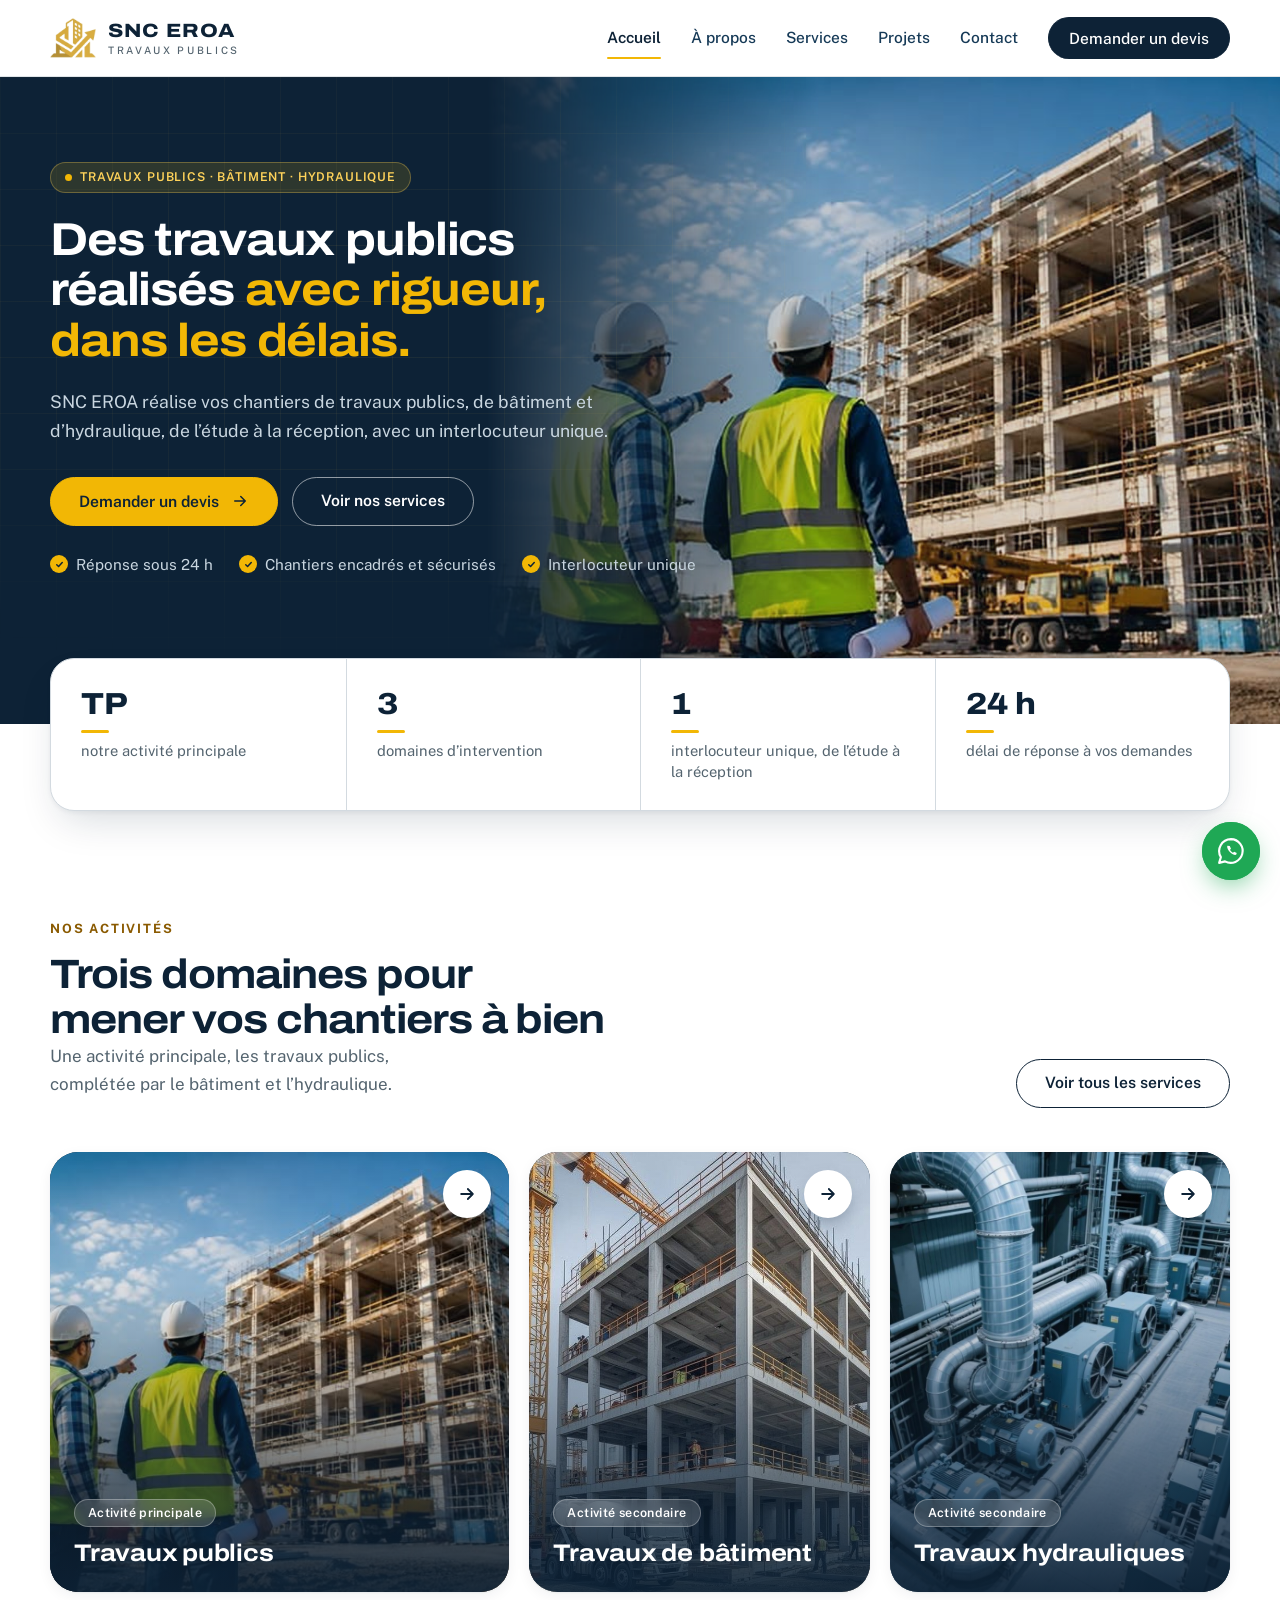
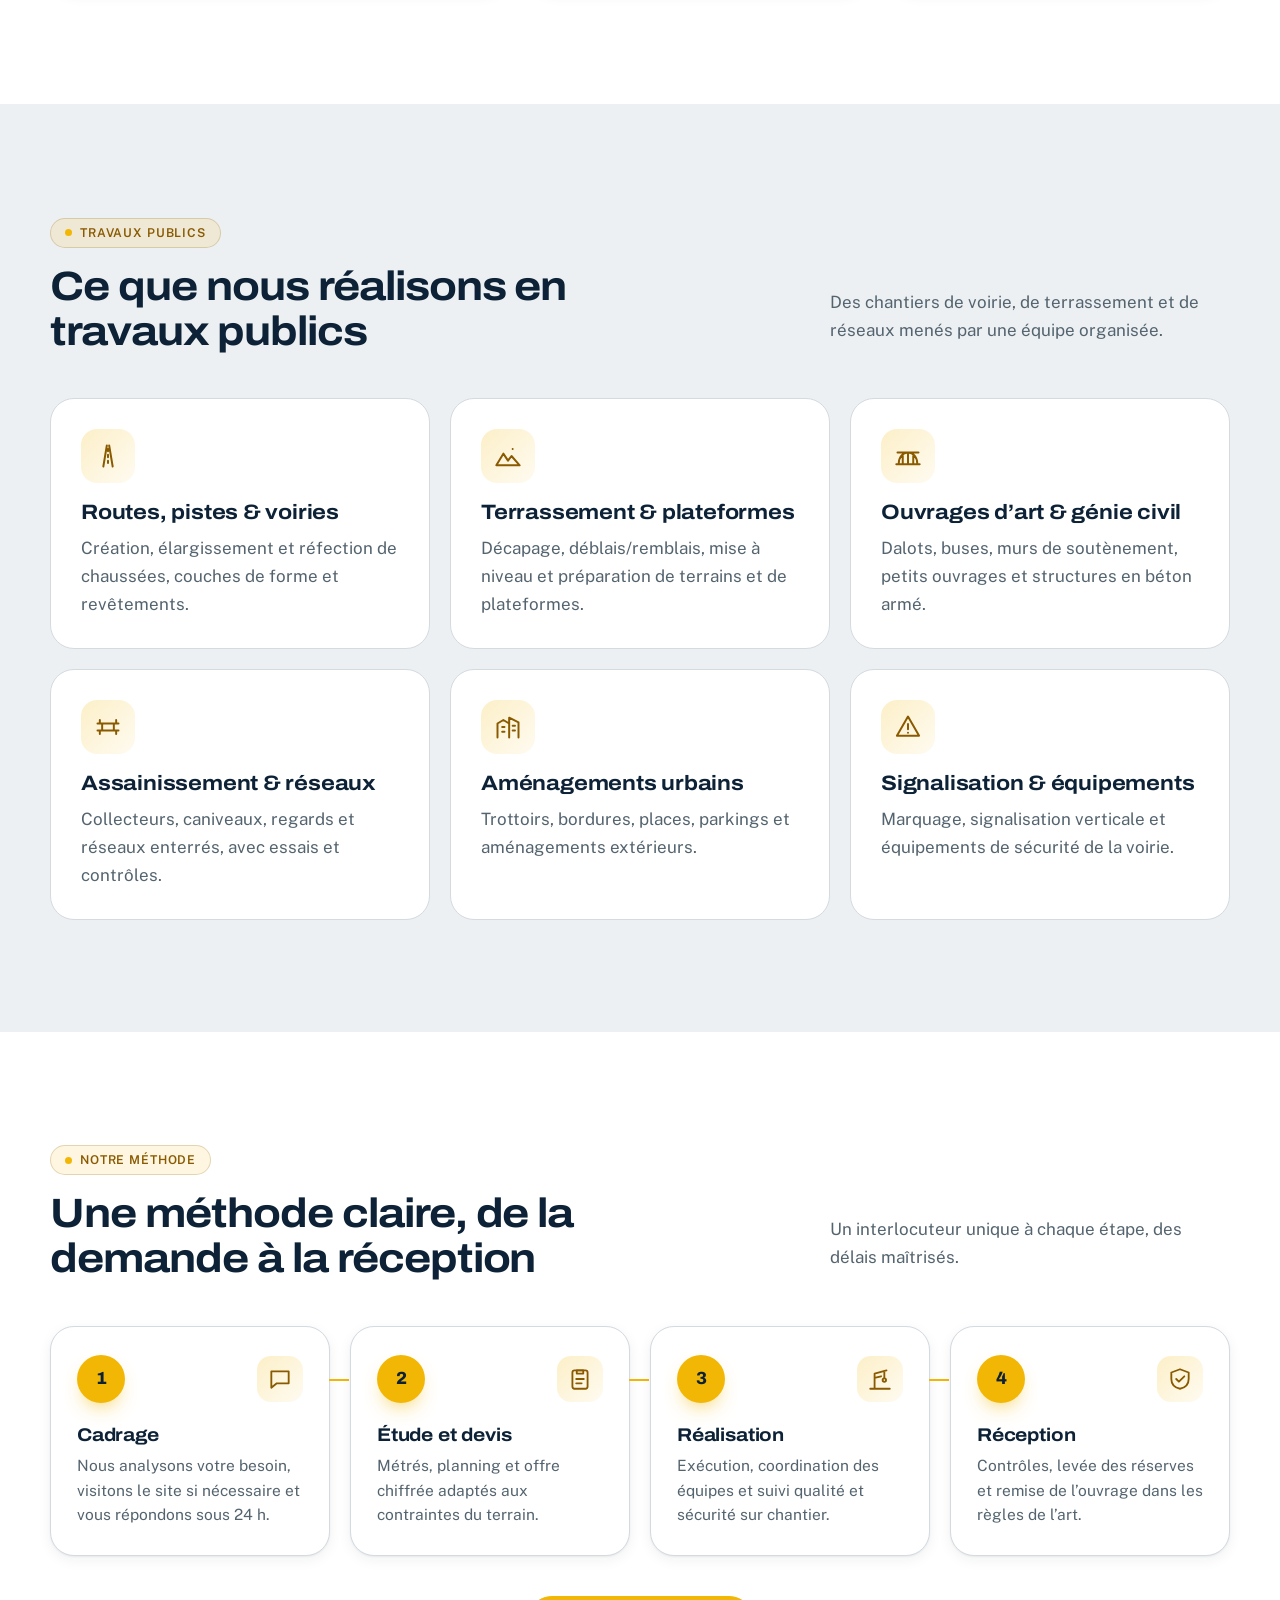
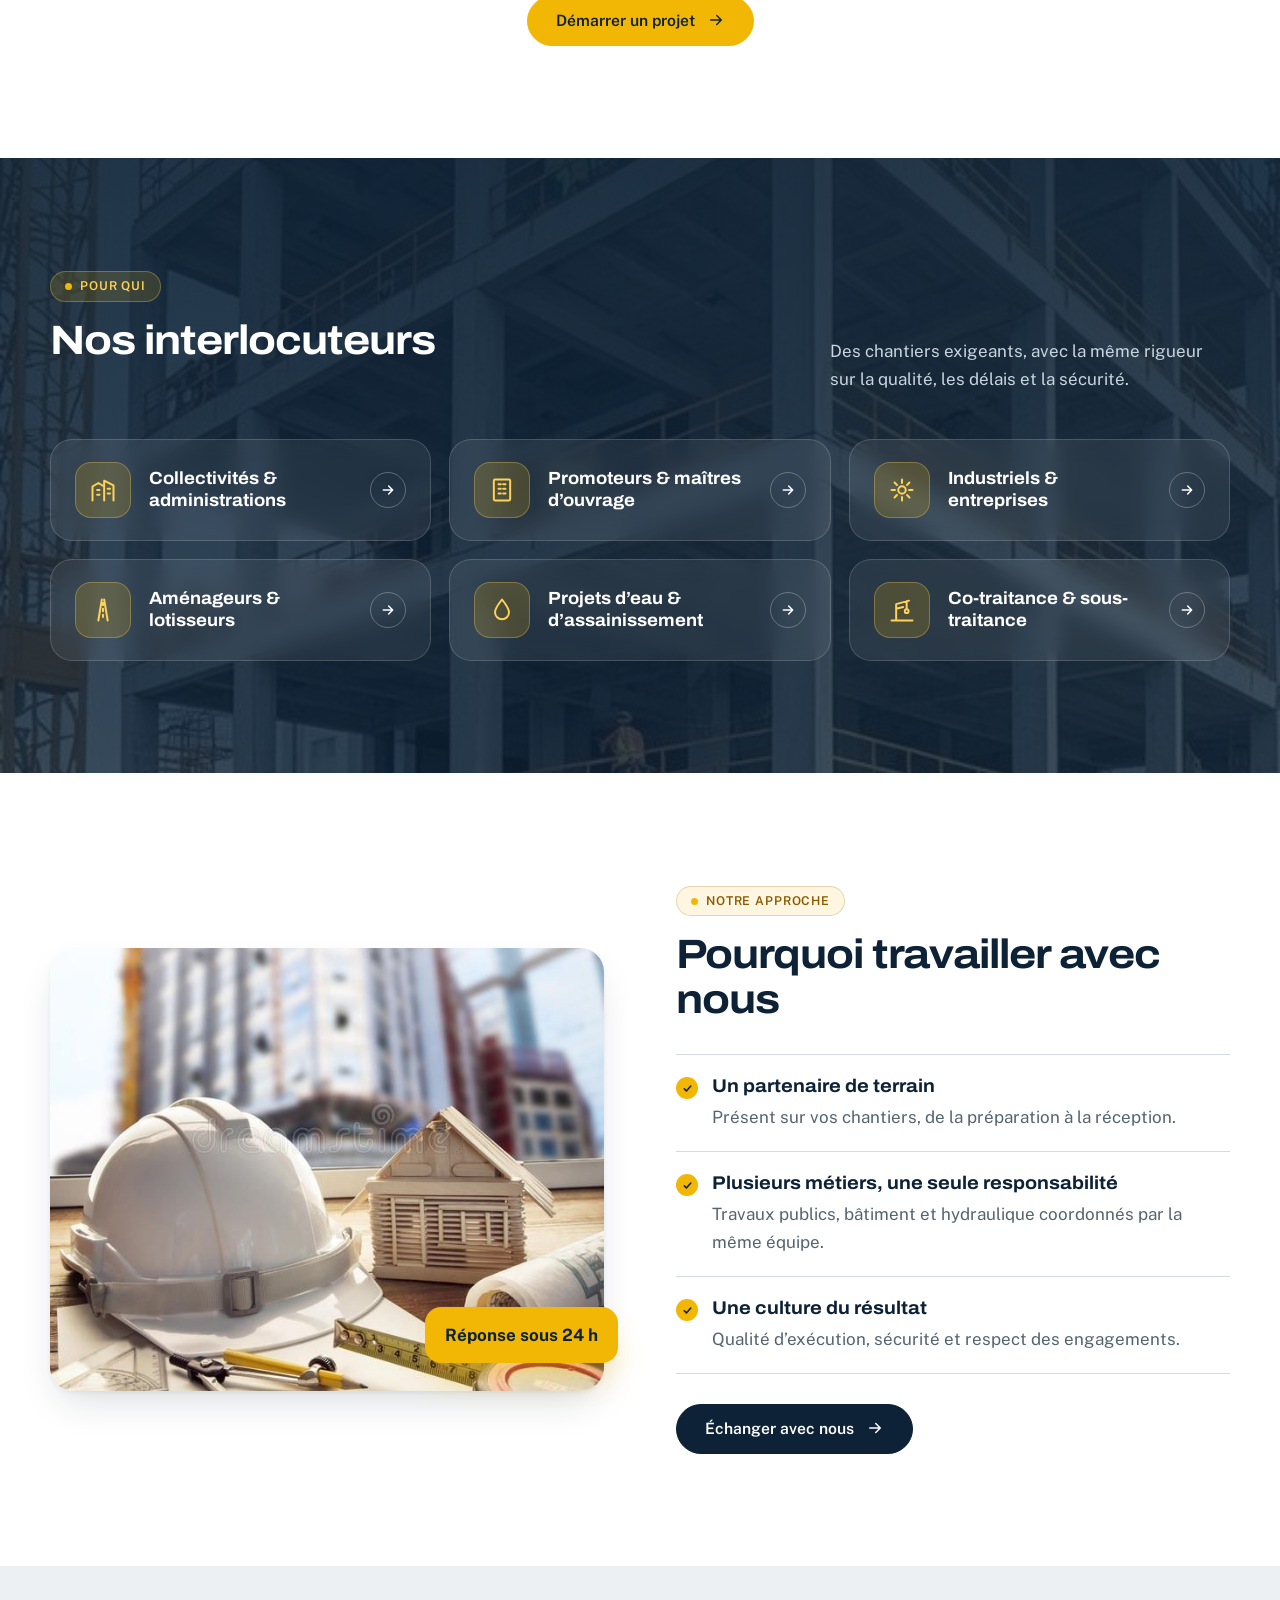
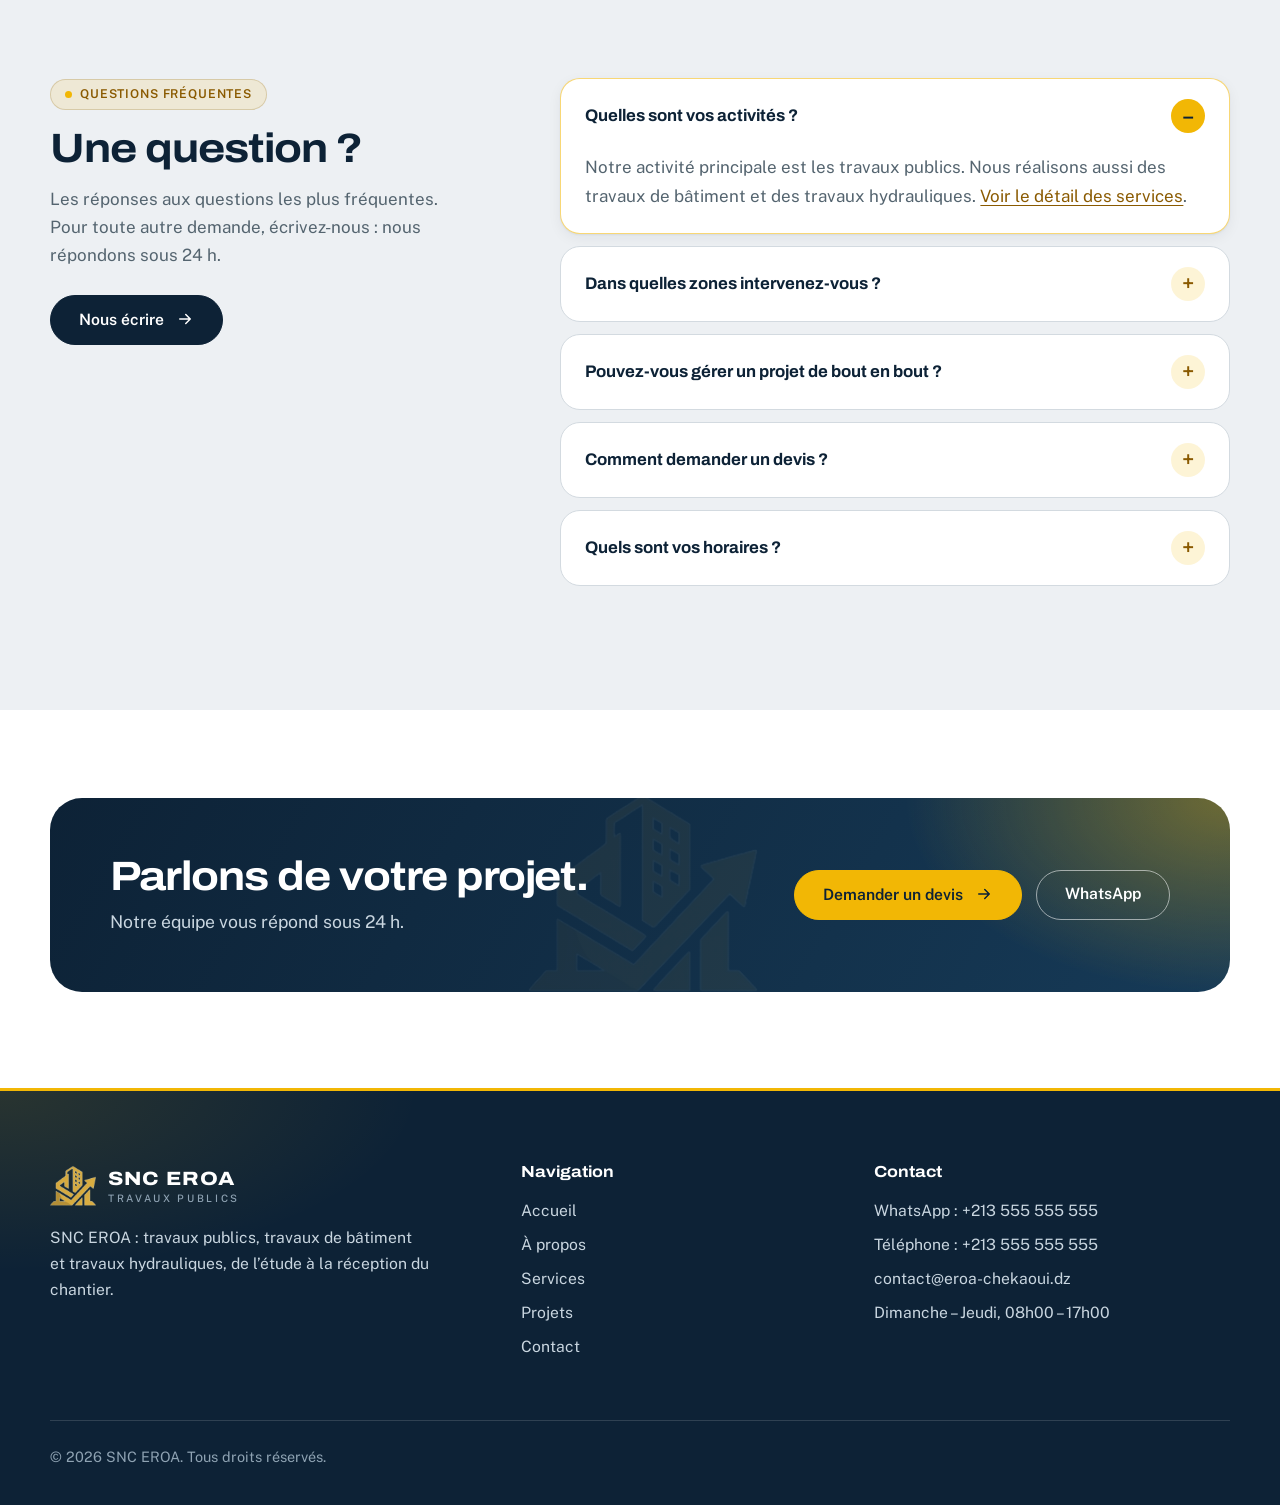
<file: index.html>
<!doctype html>
<html lang="fr">
<head>
<meta charset="utf-8">
<meta name="viewport" content="width=device-width, initial-scale=1">
<title>SNC EROA | Travaux publics, bâtiment et hydraulique</title>
<meta name="description" content="Entreprise de travaux publics en Algérie : routes, terrassement, ouvrages d’art, bâtiment et travaux hydrauliques. Devis sous 24 h.">
<meta name="theme-color" content="#0d2236">
<link rel="icon" type="image/png" href="assets/img/mark.png">
<meta property="og:type" content="website">
<meta property="og:locale" content="fr_FR">
<meta property="og:site_name" content="SNC EROA">
<meta property="og:title" content="SNC EROA | Travaux publics, bâtiment et hydraulique">
<meta property="og:description" content="Entreprise de travaux publics en Algérie : routes, terrassement, ouvrages d’art, bâtiment et travaux hydrauliques. Devis sous 24 h.">
<meta property="og:image" content="assets/img/logo-full.png">
<link rel="preload" href="assets/fonts/archivo.woff2" as="font" type="font/woff2" crossorigin>
<link rel="preload" href="assets/fonts/public-sans.woff2" as="font" type="font/woff2" crossorigin>
<script>document.documentElement.classList.add('js')</script>
<link rel="stylesheet" href="assets/css/style.css?v=1">
<script type="application/ld+json">{"@context": "https://schema.org", "@type": "FAQPage", "mainEntity": [{"@type": "Question", "name": "Quelles sont vos activités ?", "acceptedAnswer": {"@type": "Answer", "text": "Notre activité principale est les travaux publics. Nous réalisons aussi des travaux de bâtiment et des travaux hydrauliques."}}, {"@type": "Question", "name": "Dans quelles zones intervenez-vous ?", "acceptedAnswer": {"@type": "Answer", "text": "Nous étudions les demandes en Algérie. Indiquez simplement la localisation de votre chantier dans votre message : nous vous confirmons rapidement notre possibilité d’intervenir."}}, {"@type": "Question", "name": "Pouvez-vous gérer un projet de bout en bout ?", "acceptedAnswer": {"@type": "Answer", "text": "Oui. Étude, organisation du chantier, exécution et réception sont suivies par la même équipe, avec un interlocuteur unique pour l’ensemble de votre projet."}}, {"@type": "Question", "name": "Comment demander un devis ?", "acceptedAnswer": {"@type": "Answer", "text": "Remplissez le formulaire de contact ou écrivez-nous sur WhatsApp : votre message est déjà rédigé, il ne reste qu’à l’envoyer. Nous vous répondons sous 24 h."}}, {"@type": "Question", "name": "Quels sont vos horaires ?", "acceptedAnswer": {"@type": "Answer", "text": "Dimanche – Jeudi, 08h00 – 17h00."}}]}</script>
<script type="application/ld+json">{"@context": "https://schema.org", "@type": "GeneralContractor", "name": "SNC EROA", "telephone": "+213555555555", "email": "contact@eroa-chekaoui.dz", "areaServed": "DZ", "description": "Entreprise de travaux publics, travaux de bâtiment et travaux hydrauliques."}</script>
</head>
<body>
<a class="skip" href="#main">Aller au contenu</a>
<header class="site-header">
  <div class="wrap">
    <a class="brand" href="index.html" aria-label="SNC EROA, travaux publics - accueil">
      <img src="assets/img/mark.png" alt="" width="46" height="46">
      <span><span class="brand-name">SNC EROA</span><span class="brand-sub">Travaux publics</span></span>
    </a>
    <button class="nav-toggle" aria-label="Ouvrir le menu" aria-expanded="false" aria-controls="nav"><span></span><span></span><span></span></button>
    <nav class="nav" id="nav" aria-label="Navigation principale">
      <a href="index.html" aria-current="page">Accueil</a>
      <a href="a-propos.html">À propos</a>
      <a href="services.html">Services</a>
      <a href="projets.html">Projets</a>
      <a href="contact.html">Contact</a>
      <a class="btn" href="contact.html">Demander un devis</a>
    </nav>
  </div>
</header>
<main id="main">
<section class="hx hx2">
  <img class="hx-bg" src="assets/img/hero.jpg" alt="" fetchpriority="high">
  <div class="wrap">
    <div class="hx-copy">
      <span class="pill">Travaux publics · Bâtiment · Hydraulique</span>
      <h1>Des travaux publics réalisés <span class="accent">avec rigueur, dans les délais.</span></h1>
      <p>SNC EROA réalise vos chantiers de travaux publics, de bâtiment et d’hydraulique, de l’étude à la réception, avec un interlocuteur unique.</p>
      <div class="btn-row">
        <a class="btn btn-blue" href="contact.html">Demander un devis <svg class="ar" width="18" height="18" viewBox="0 0 24 24" aria-hidden="true"><path d="M5 12h14M13 6l6 6-6 6"/></svg></a>
        <a class="btn btn-ghost" href="services.html">Voir nos services</a>
      </div>
      <ul class="hx-checks"><li>Réponse sous 24 h</li><li>Chantiers encadrés et sécurisés</li><li>Interlocuteur unique</li></ul>
    </div>
  </div>
</section>

<div class="fstats"><div class="wrap fs-grid">
  <div><strong>TP</strong><span>notre activité principale</span></div>
  <div><strong>3</strong><span>domaines d’intervention</span></div>
  <div><strong>1</strong><span>interlocuteur unique, de l’étude à la réception</span></div>
  <div><strong>24 h</strong><span>délai de réponse à vos demandes</span></div>
</div></div>

<section class="section">
  <div class="wrap">
    <div class="sec-head">
      <div><span class="eyebrow">Nos activités</span><h2>Trois domaines pour mener vos chantiers à bien</h2><p>Une activité principale, les travaux publics, complétée par le bâtiment et l’hydraulique.</p></div>
      <a class="btn btn-line" href="services.html">Voir tous les services</a>
    </div>
    <div class="bento b3 scroller">
      <a class="bt bt-w" href="services.html#travaux-publics"><img src="assets/img/chantier.jpg" alt="" loading="lazy" style="object-position:55% center"><span class="bt-go"><svg width="20" height="20" viewBox="0 0 24 24" aria-hidden="true" fill="none" stroke="currentColor" stroke-width="2.2" stroke-linecap="round" stroke-linejoin="round"><path d="M5 12h14M13 6l6 6-6 6"/></svg></span><span class="bt-info"><span class="bt-tag">Activité principale</span><h3>Travaux publics</h3></span></a>
      <a class="bt" href="services.html#batiment"><img src="assets/img/batiment.jpg" alt="" loading="lazy" style="object-position:center"><span class="bt-go"><svg width="20" height="20" viewBox="0 0 24 24" aria-hidden="true" fill="none" stroke="currentColor" stroke-width="2.2" stroke-linecap="round" stroke-linejoin="round"><path d="M5 12h14M13 6l6 6-6 6"/></svg></span><span class="bt-info"><span class="bt-tag">Activité secondaire</span><h3>Travaux de bâtiment</h3></span></a>
      <a class="bt" href="services.html#hydraulique"><img src="assets/img/hydraulique.jpg" alt="" loading="lazy" style="object-position:center"><span class="bt-go"><svg width="20" height="20" viewBox="0 0 24 24" aria-hidden="true" fill="none" stroke="currentColor" stroke-width="2.2" stroke-linecap="round" stroke-linejoin="round"><path d="M5 12h14M13 6l6 6-6 6"/></svg></span><span class="bt-info"><span class="bt-tag">Activité secondaire</span><h3>Travaux hydrauliques</h3></span></a>
    </div>
  </div>
</section>

<section class="section section-tint">
  <div class="wrap">
    <div class="sec-head">
      <div><span class="pill pill-light">Travaux publics</span><h2>Ce que nous réalisons en travaux publics</h2></div>
      <div><p>Des chantiers de voirie, de terrassement et de réseaux menés par une équipe organisée.</p></div>
    </div>
    <div class="svc-grid scroller">
      <div class="svc"><svg class="ic" width="24" height="24" viewBox="0 0 24 24" aria-hidden="true"><path d="M8 21L11 3M16 21l-3-18M12 6v2M12 11v2M12 16v2"/></svg><h3>Routes, pistes & voiries</h3><p>Création, élargissement et réfection de chaussées, couches de forme et revêtements.</p></div>
      <div class="svc"><svg class="ic" width="24" height="24" viewBox="0 0 24 24" aria-hidden="true"><path d="M2 20l6-10 4 6 3-4 7 8zM16 6h.01"/></svg><h3>Terrassement & plateformes</h3><p>Décapage, déblais/remblais, mise à niveau et préparation de terrains et de plateformes.</p></div>
      <div class="svc"><svg class="ic" width="24" height="24" viewBox="0 0 24 24" aria-hidden="true"><path d="M2 19h20M4 19c0-6 3.6-10 8-10s8 4 8 10M12 9v10M7.5 12v7M16.5 12v7M3 9h18"/></svg><h3>Ouvrages d’art & génie civil</h3><p>Dalots, buses, murs de soutènement, petits ouvrages et structures en béton armé.</p></div>
      <div class="svc"><svg class="ic" width="24" height="24" viewBox="0 0 24 24" aria-hidden="true"><path d="M3 9h18M3 15h18M7 9v6M17 9v6M5 6v3M19 6v3M5 15v3M19 15v3"/></svg><h3>Assainissement & réseaux</h3><p>Collecteurs, caniveaux, regards et réseaux enterrés, avec essais et contrôles.</p></div>
      <div class="svc"><svg class="ic" width="24" height="24" viewBox="0 0 24 24" aria-hidden="true"><path d="M3 21V9l5-3 5 3v12M13 21V4l8 4v13M7 12h2M7 16h2M16 11h2M16 15h2"/></svg><h3>Aménagements urbains</h3><p>Trottoirs, bordures, places, parkings et aménagements extérieurs.</p></div>
      <div class="svc"><svg class="ic" width="24" height="24" viewBox="0 0 24 24" aria-hidden="true"><path d="M12 3l9.5 16.5h-19zM12 9.5v4.5M12 17h.01"/></svg><h3>Signalisation & équipements</h3><p>Marquage, signalisation verticale et équipements de sécurité de la voirie.</p></div>
    </div>
  </div>
</section>

<section class="section">
  <div class="wrap">
    <div class="sec-head">
      <div><span class="pill pill-light">Notre méthode</span><h2>Une méthode claire, de la demande à la réception</h2></div>
      <div><p>Un interlocuteur unique à chaque étape, des délais maîtrisés.</p></div>
    </div>
    <div class="steps">
      <div class="step"><div class="step-top"><b>1</b><svg class="ic" width="24" height="24" viewBox="0 0 24 24" aria-hidden="true"><path d="M4 5h16v11H9l-5 4z"/></svg></div><h3>Cadrage</h3><p>Nous analysons votre besoin, visitons le site si nécessaire et vous répondons sous 24 h.</p></div>
      <div class="step"><div class="step-top"><b>2</b><svg class="ic" width="24" height="24" viewBox="0 0 24 24" aria-hidden="true"><rect x="5" y="4" width="14" height="17" rx="2"/><path d="M9 4h6v3H9zM8.5 12h7M8.5 16h5"/></svg></div><h3>Étude et devis</h3><p>Métrés, planning et offre chiffrée adaptés aux contraintes du terrain.</p></div>
      <div class="step"><div class="step-top"><b>3</b><svg class="ic" width="24" height="24" viewBox="0 0 24 24" aria-hidden="true"><path d="M3 21h18M7 21V7M7 7l11-3M7 11l6-1.5M16 4.5V11"/><circle cx="16" cy="13" r="1.6"/></svg></div><h3>Réalisation</h3><p>Exécution, coordination des équipes et suivi qualité et sécurité sur chantier.</p></div>
      <div class="step"><div class="step-top"><b>4</b><svg class="ic" width="24" height="24" viewBox="0 0 24 24" aria-hidden="true"><path d="M12 3l8 3v6c0 5-3.5 8-8 9-4.5-1-8-4-8-9V6z"/><path d="M8.5 12l2.5 2.5 5-5"/></svg></div><h3>Réception</h3><p>Contrôles, levée des réserves et remise de l’ouvrage dans les règles de l’art.</p></div>
    </div>
    <div class="steps-cta"><a class="btn btn-blue" href="contact.html">Démarrer un projet <svg class="ar" width="18" height="18" viewBox="0 0 24 24" aria-hidden="true"><path d="M5 12h14M13 6l6 6-6 6"/></svg></a></div>
  </div>
</section>

<section class="band">
  <div class="wrap">
    <div class="sec-head band-head">
      <div><span class="pill">Pour qui</span><h2>Nos interlocuteurs</h2></div>
      <div><p>Des chantiers exigeants, avec la même rigueur sur la qualité, les délais et la sécurité.</p></div>
    </div>
    <ul class="chips domains">
      <li><a class="dom" href="contact.html"><span class="dom-ic"><svg viewBox="0 0 24 24" aria-hidden="true"><path d="M3 21V9l5-3 5 3v12M13 21V4l8 4v13M7 12h2M7 16h2M16 11h2M16 15h2"/></svg></span><strong>Collectivités & administrations</strong><span class="d-go"><svg width="16" height="16" viewBox="0 0 24 24" aria-hidden="true" fill="none" stroke="currentColor" stroke-width="2.2" stroke-linecap="round" stroke-linejoin="round"><path d="M5 12h14M13 6l6 6-6 6"/></svg></span></a></li>
      <li><a class="dom" href="contact.html"><span class="dom-ic"><svg viewBox="0 0 24 24" aria-hidden="true"><rect x="5" y="3" width="14" height="18" rx="1"/><path d="M9 7h2M13 7h2M9 11h2M13 11h2M9 15h2M13 15h2"/></svg></span><strong>Promoteurs & maîtres d’ouvrage</strong><span class="d-go"><svg width="16" height="16" viewBox="0 0 24 24" aria-hidden="true" fill="none" stroke="currentColor" stroke-width="2.2" stroke-linecap="round" stroke-linejoin="round"><path d="M5 12h14M13 6l6 6-6 6"/></svg></span></a></li>
      <li><a class="dom" href="contact.html"><span class="dom-ic"><svg viewBox="0 0 24 24" aria-hidden="true"><circle cx="12" cy="12" r="3.2"/><path d="M12 3v3M12 18v3M3 12h3M18 12h3M5.6 5.6l2.1 2.1M16.3 16.3l2.1 2.1M18.4 5.6l-2.1 2.1M7.7 16.3l-2.1 2.1"/></svg></span><strong>Industriels & entreprises</strong><span class="d-go"><svg width="16" height="16" viewBox="0 0 24 24" aria-hidden="true" fill="none" stroke="currentColor" stroke-width="2.2" stroke-linecap="round" stroke-linejoin="round"><path d="M5 12h14M13 6l6 6-6 6"/></svg></span></a></li>
      <li><a class="dom" href="contact.html"><span class="dom-ic"><svg viewBox="0 0 24 24" aria-hidden="true"><path d="M8 21L11 3M16 21l-3-18M12 6v2M12 11v2M12 16v2"/></svg></span><strong>Aménageurs & lotisseurs</strong><span class="d-go"><svg width="16" height="16" viewBox="0 0 24 24" aria-hidden="true" fill="none" stroke="currentColor" stroke-width="2.2" stroke-linecap="round" stroke-linejoin="round"><path d="M5 12h14M13 6l6 6-6 6"/></svg></span></a></li>
      <li><a class="dom" href="contact.html"><span class="dom-ic"><svg viewBox="0 0 24 24" aria-hidden="true"><path d="M12 3c4 5 6 8 6 11a6 6 0 0 1-12 0c0-3 2-6 6-11z"/></svg></span><strong>Projets d’eau & d’assainissement</strong><span class="d-go"><svg width="16" height="16" viewBox="0 0 24 24" aria-hidden="true" fill="none" stroke="currentColor" stroke-width="2.2" stroke-linecap="round" stroke-linejoin="round"><path d="M5 12h14M13 6l6 6-6 6"/></svg></span></a></li>
      <li><a class="dom" href="contact.html"><span class="dom-ic"><svg viewBox="0 0 24 24" aria-hidden="true"><path d="M3 21h18M7 21V7M7 7l11-3M7 11l6-1.5M16 4.5V11"/><circle cx="16" cy="13" r="1.6"/></svg></span><strong>Co-traitance & sous-traitance</strong><span class="d-go"><svg width="16" height="16" viewBox="0 0 24 24" aria-hidden="true" fill="none" stroke="currentColor" stroke-width="2.2" stroke-linecap="round" stroke-linejoin="round"><path d="M5 12h14M13 6l6 6-6 6"/></svg></span></a></li>
    </ul>
  </div>
</section>

<section class="section">
  <div class="wrap why">
    <div class="why-img">
      <img src="assets/img/etudes.jpg" alt="Casque de chantier, maquette de maison, plans et outils de mesure posés sur une table" loading="lazy">
      <div class="chip-float">Réponse sous 24 h</div>
    </div>
    <div>
      <span class="pill pill-light">Notre approche</span>
      <h2>Pourquoi travailler avec nous</h2>
      <ul class="points">
        <li><strong>Un partenaire de terrain</strong><span>Présent sur vos chantiers, de la préparation à la réception.</span></li>
        <li><strong>Plusieurs métiers, une seule responsabilité</strong><span>Travaux publics, bâtiment et hydraulique coordonnés par la même équipe.</span></li>
        <li><strong>Une culture du résultat</strong><span>Qualité d’exécution, sécurité et respect des engagements.</span></li>
      </ul>
      <a class="btn" href="contact.html">Échanger avec nous <svg class="ar" width="18" height="18" viewBox="0 0 24 24" aria-hidden="true"><path d="M5 12h14M13 6l6 6-6 6"/></svg></a>
    </div>
  </div>
</section>

<section class="section section-tint">
  <div class="wrap faq-wrap">
    <div class="faq-side">
      <span class="pill pill-light">Questions fréquentes</span>
      <h2>Une question&nbsp;?</h2>
      <p>Les réponses aux questions les plus fréquentes. Pour toute autre demande, écrivez-nous : nous répondons sous 24 h.</p>
      <a class="btn" href="contact.html">Nous écrire <svg class="ar" width="18" height="18" viewBox="0 0 24 24" aria-hidden="true"><path d="M5 12h14M13 6l6 6-6 6"/></svg></a>
    </div>
    <div class="faq">
      <details open><summary>Quelles sont vos activités ?</summary><p>Notre activité principale est les travaux publics. Nous réalisons aussi des travaux de bâtiment et des travaux hydrauliques. <a href="services.html">Voir le détail des services</a>.</p></details>
      <details><summary>Dans quelles zones intervenez-vous ?</summary><p>Nous étudions les demandes en Algérie. Indiquez simplement la localisation de votre chantier dans votre message : nous vous confirmons rapidement notre possibilité d’intervenir.</p></details>
      <details><summary>Pouvez-vous gérer un projet de bout en bout ?</summary><p>Oui. Étude, organisation du chantier, exécution et réception sont suivies par la même équipe, avec un interlocuteur unique pour l’ensemble de votre projet.</p></details>
      <details><summary>Comment demander un devis ?</summary><p>Remplissez le formulaire de contact ou écrivez-nous sur WhatsApp : votre message est déjà rédigé, il ne reste qu’à l’envoyer. Nous vous répondons sous 24 h.</p></details>
      <details><summary>Quels sont vos horaires ?</summary><p>Dimanche – Jeudi, 08h00 – 17h00.</p></details>
    </div>
  </div>
</section>

<section class="cta2">
  <div class="wrap">
    <div class="box">
      <div>
        <h2>Parlons de votre projet.</h2>
        <p>Notre équipe vous répond sous 24 h.</p>
      </div>
      <div class="btn-row">
        <a class="btn btn-blue" href="contact.html">Demander un devis <svg class="ar" width="18" height="18" viewBox="0 0 24 24" aria-hidden="true"><path d="M5 12h14M13 6l6 6-6 6"/></svg></a>
        <a class="btn btn-ghost" href="https://wa.me/213555555555" target="_blank" rel="noopener">WhatsApp</a>
      </div>
    </div>
  </div>
</section>
</main>
<footer class="site-footer">
  <div class="wrap">
    <div class="foot">
      <div>
        <a class="brand" href="index.html" aria-label="SNC EROA, travaux publics">
          <img src="assets/img/mark.png" alt="" width="46" height="46">
          <span><span class="brand-name">SNC EROA</span><span class="brand-sub">Travaux publics</span></span>
        </a>
        <p>SNC EROA : travaux publics, travaux de bâtiment et travaux hydrauliques, de l’étude à la réception du chantier.</p>
      </div>
      <div>
        <h2>Navigation</h2>
        <ul>
          <li><a href="index.html">Accueil</a></li>
          <li><a href="a-propos.html">À propos</a></li>
          <li><a href="services.html">Services</a></li>
          <li><a href="projets.html">Projets</a></li>
          <li><a href="contact.html">Contact</a></li>
        </ul>
      </div>
      <div>
        <h2>Contact</h2>
        <ul>
          <li><a href="https://wa.me/213555555555">WhatsApp : +213 555 555 555</a></li>
          <li><a href="tel:+213555555555">Téléphone : +213 555 555 555</a></li>
          <li><a href="mailto:contact@eroa-chekaoui.dz">contact@eroa-chekaoui.dz</a></li>
          <li>Dimanche – Jeudi, 08h00 – 17h00</li>
        </ul>
      </div>
    </div>
    <p class="legal">© 2026 SNC EROA. Tous droits réservés.</p>
  </div>
</footer>
<a class="wa" href="https://wa.me/213555555555" aria-label="Écrire sur WhatsApp" target="_blank" rel="noopener"><svg width="16" height="16" viewBox="0 0 24 24" aria-hidden="true"><path d="M12 2.5a9.5 9.5 0 0 0-8.1 14.4L2.5 21.5l4.7-1.2A9.5 9.5 0 1 0 12 2.5z" fill="none" stroke="#fff" stroke-width="1.7" stroke-linejoin="round"/><path d="M9 7.8c-.4 1.9.9 4 2.5 5.4s3.3 2.2 4.6 1.8l.5-1.5-2.1-1-.9.8c-.9-.4-1.9-1.3-2.4-2.3l.8-.9-1-2.1z" fill="#fff"/></svg></a>
<div class="mbar">
  <a href="tel:+213555555555"><svg width="16" height="16" viewBox="0 0 24 24" aria-hidden="true"><path d="M5 4h4l2 5-2.5 1.5a11 11 0 0 0 5 5L15 13l5 2v4a2 2 0 0 1-2 2A16 16 0 0 1 3 6a2 2 0 0 1 2-2z"/></svg>Appeler</a>
  <a href="https://wa.me/213555555555" target="_blank" rel="noopener"><svg width="16" height="16" viewBox="0 0 24 24" aria-hidden="true"><path d="M12 2.5a9.5 9.5 0 0 0-8.1 14.4L2.5 21.5l4.7-1.2A9.5 9.5 0 1 0 12 2.5z"/></svg>WhatsApp</a>
  <a class="main" href="contact.html">Demander un devis</a>
</div>
<script src="assets/js/main.js?v=1"></script>
</body>
</html>
</file>
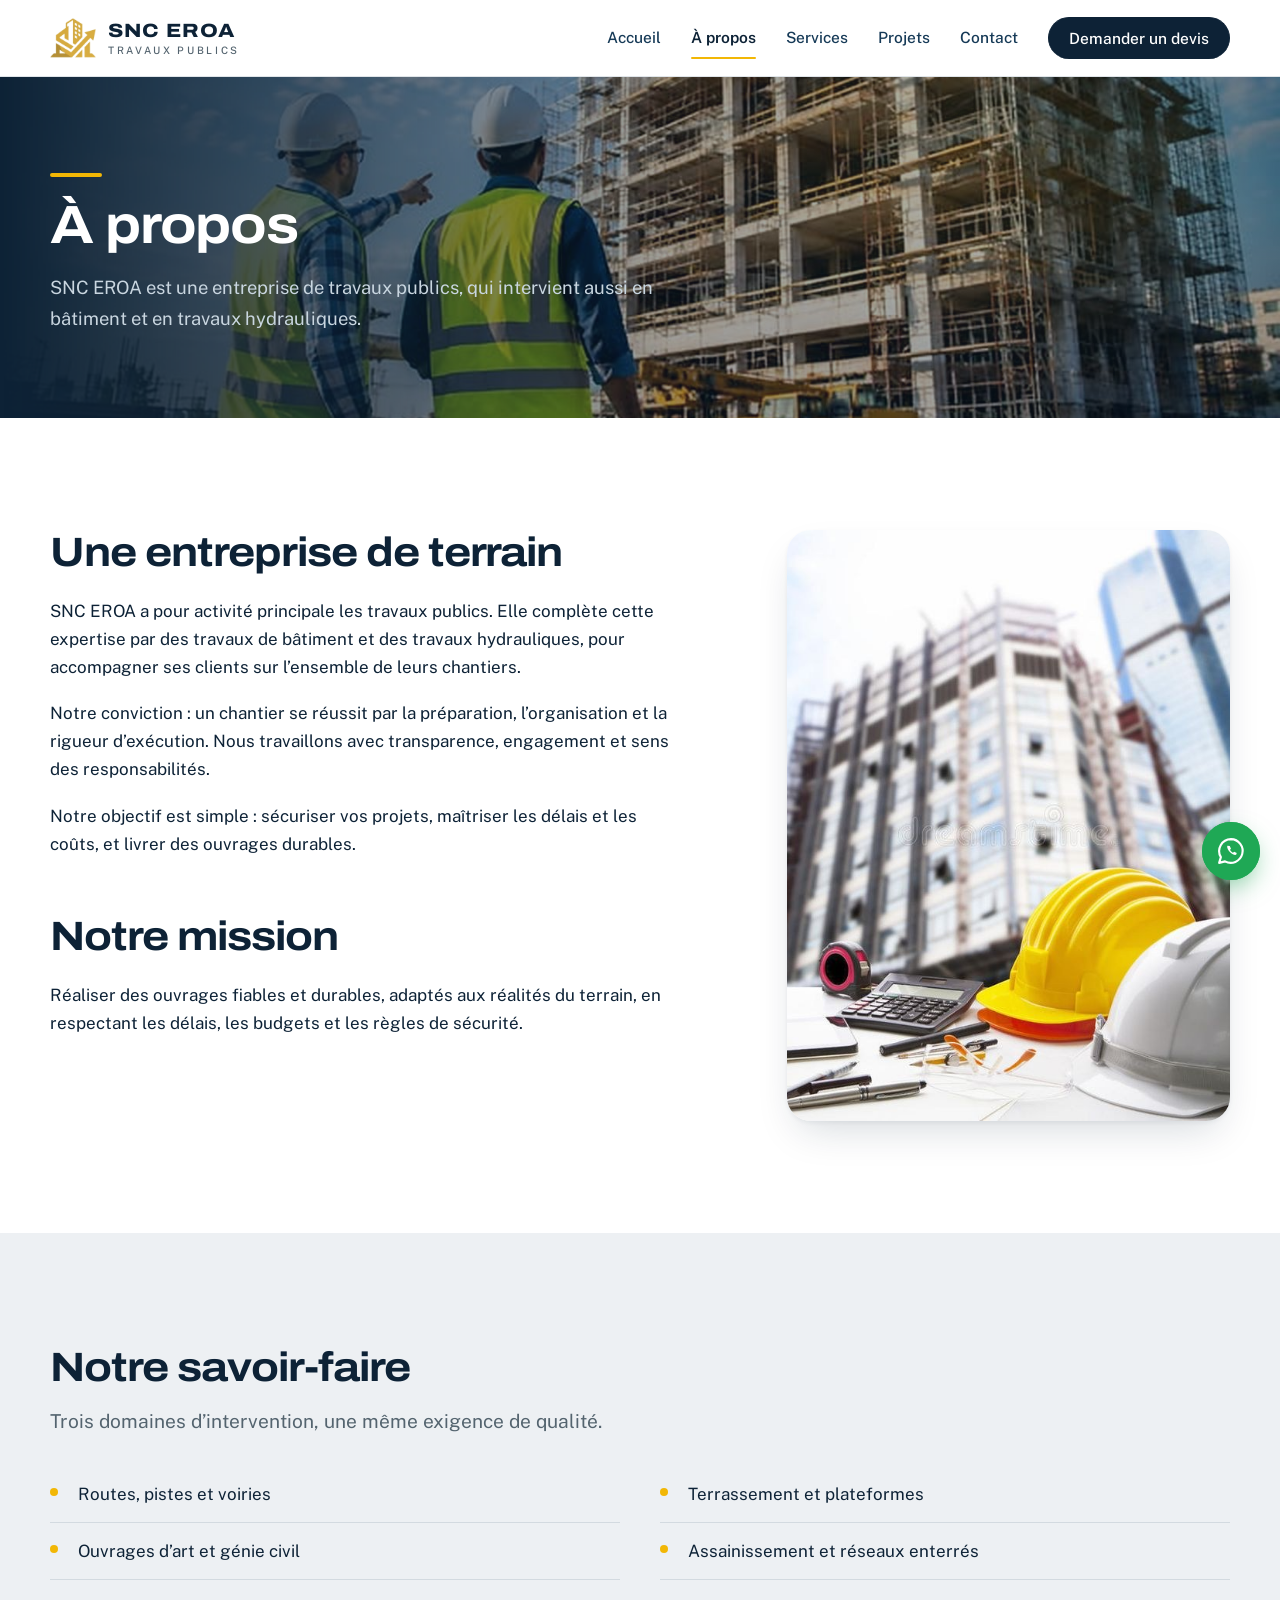
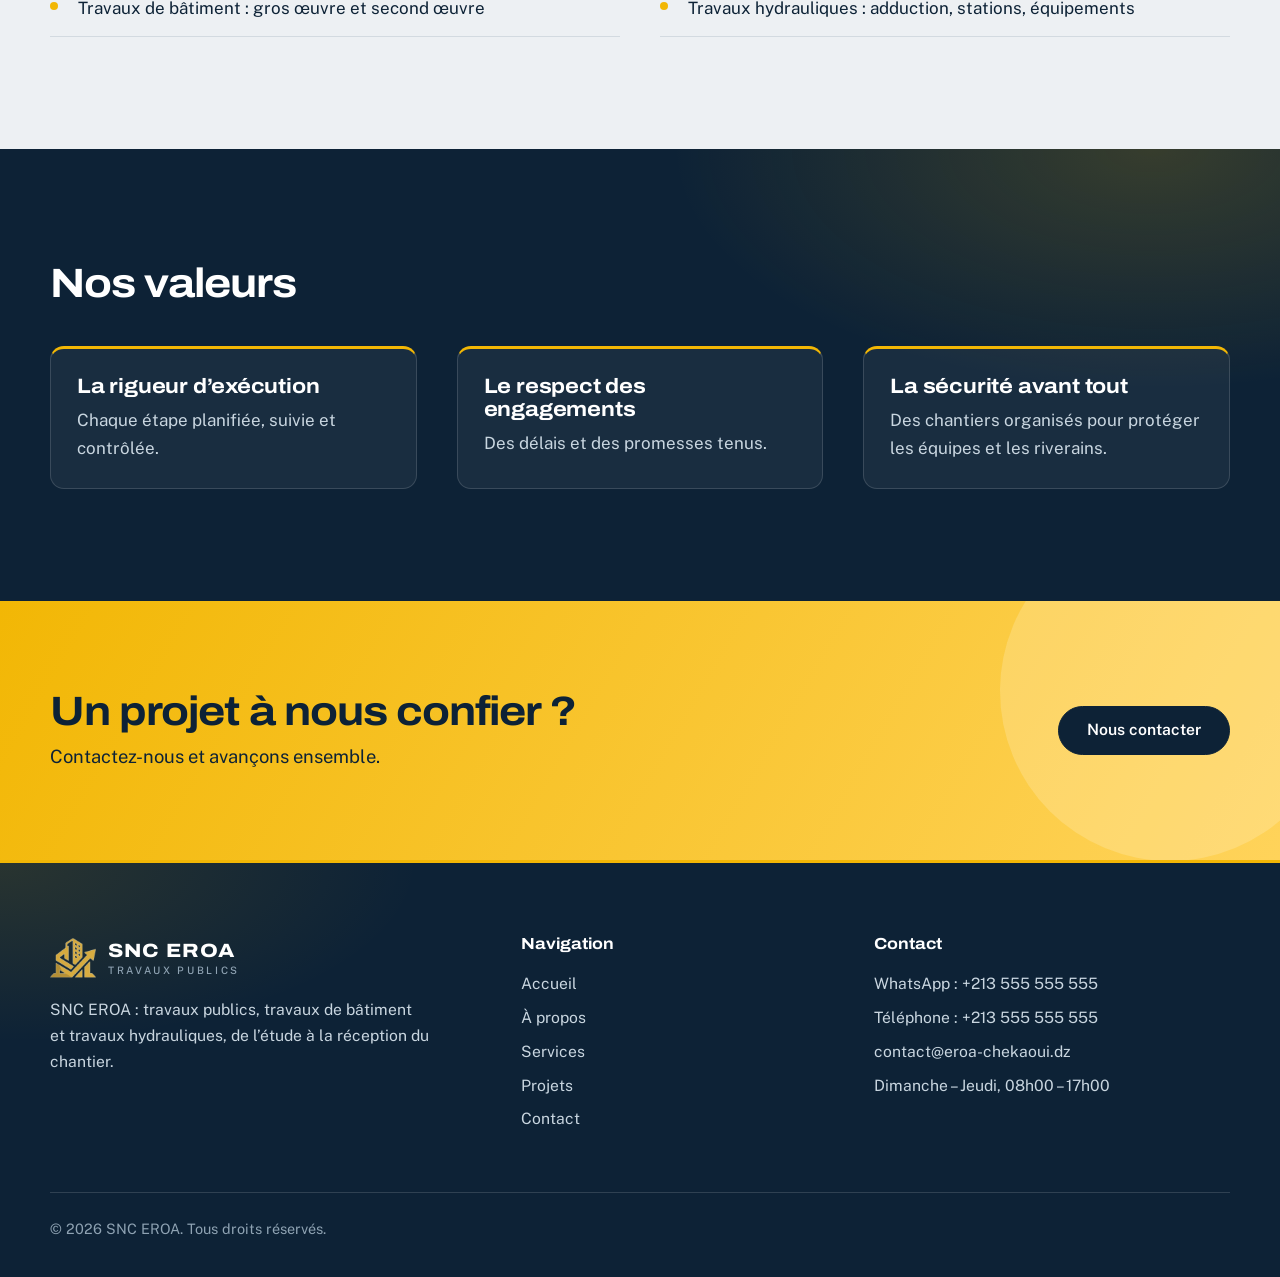
<file: a-propos.html>
<!doctype html>
<html lang="fr">
<head>
<meta charset="utf-8">
<meta name="viewport" content="width=device-width, initial-scale=1">
<title>À propos | SNC EROA</title>
<meta name="description" content="SNC EROA, entreprise de travaux publics, bâtiment et hydraulique : notre approche, notre mission et nos valeurs.">
<meta name="theme-color" content="#0d2236">
<link rel="icon" type="image/png" href="assets/img/mark.png">
<meta property="og:type" content="website">
<meta property="og:locale" content="fr_FR">
<meta property="og:site_name" content="SNC EROA">
<meta property="og:title" content="À propos | SNC EROA">
<meta property="og:description" content="SNC EROA, entreprise de travaux publics, bâtiment et hydraulique : notre approche, notre mission et nos valeurs.">
<meta property="og:image" content="assets/img/logo-full.png">
<link rel="preload" href="assets/fonts/archivo.woff2" as="font" type="font/woff2" crossorigin>
<link rel="preload" href="assets/fonts/public-sans.woff2" as="font" type="font/woff2" crossorigin>
<script>document.documentElement.classList.add('js')</script>
<link rel="stylesheet" href="assets/css/style.css?v=1">
</head>
<body>
<a class="skip" href="#main">Aller au contenu</a>
<header class="site-header">
  <div class="wrap">
    <a class="brand" href="index.html" aria-label="SNC EROA, travaux publics - accueil">
      <img src="assets/img/mark.png" alt="" width="46" height="46">
      <span><span class="brand-name">SNC EROA</span><span class="brand-sub">Travaux publics</span></span>
    </a>
    <button class="nav-toggle" aria-label="Ouvrir le menu" aria-expanded="false" aria-controls="nav"><span></span><span></span><span></span></button>
    <nav class="nav" id="nav" aria-label="Navigation principale">
      <a href="index.html">Accueil</a>
      <a href="a-propos.html" aria-current="page">À propos</a>
      <a href="services.html">Services</a>
      <a href="projets.html">Projets</a>
      <a href="contact.html">Contact</a>
      <a class="btn" href="contact.html">Demander un devis</a>
    </nav>
  </div>
</header>
<main id="main">
<section class="page-head has-photo">
  <div class="wrap">
    <h1>À propos</h1>
    <p>SNC EROA est une entreprise de travaux publics, qui intervient aussi en bâtiment et en travaux hydrauliques.</p>
  </div>
</section>
<section class="section">
  <div class="wrap about">
    <div class="prose">
      <h2>Une entreprise de terrain</h2>
      <p>SNC EROA a pour activité principale les travaux publics. Elle complète cette expertise par des travaux de bâtiment et des travaux hydrauliques, pour accompagner ses clients sur l’ensemble de leurs chantiers.</p>
      <p>Notre conviction : un chantier se réussit par la préparation, l’organisation et la rigueur d’exécution. Nous travaillons avec transparence, engagement et sens des responsabilités.</p>
      <p>Notre objectif est simple : sécuriser vos projets, maîtriser les délais et les coûts, et livrer des ouvrages durables.</p>
      <h2 style="margin-top:56px">Notre mission</h2>
      <p>Réaliser des ouvrages fiables et durables, adaptés aux réalités du terrain, en respectant les délais, les budgets et les règles de sécurité.</p>
    </div>
    <div class="media"><img src="assets/img/bureau.jpg" alt="Casques de chantier, calculatrice et instruments de mesure devant un immeuble en construction" loading="lazy"></div>
  </div>
</section>

<section class="section section-tint">
  <div class="wrap">
    <h2>Notre savoir-faire</h2>
    <p class="lead" style="margin:16px 0 28px">Trois domaines d’intervention, une même exigence de qualité.</p>
    <ul class="ticks">
      <li>Routes, pistes et voiries</li>
      <li>Terrassement et plateformes</li>
      <li>Ouvrages d’art et génie civil</li>
      <li>Assainissement et réseaux enterrés</li>
      <li>Travaux de bâtiment : gros œuvre et second œuvre</li>
      <li>Travaux hydrauliques : adduction, stations, équipements</li>
    </ul>
  </div>
</section>

<section class="section section-ink">
  <div class="wrap">
    <h2>Nos valeurs</h2>
    <div class="values">
      <div><h3>La rigueur d’exécution</h3><p>Chaque étape planifiée, suivie et contrôlée.</p></div>
      <div><h3>Le respect des engagements</h3><p>Des délais et des promesses tenus.</p></div>
      <div><h3>La sécurité avant tout</h3><p>Des chantiers organisés pour protéger les équipes et les riverains.</p></div>
    </div>
  </div>
</section>

<section class="cta">
  <div class="wrap">
    <div>
      <h2>Un projet à nous confier&nbsp;?</h2>
      <p>Contactez-nous et avançons ensemble.</p>
    </div>
    <a class="btn" href="contact.html">Nous contacter</a>
  </div>
</section>
</main>
<footer class="site-footer">
  <div class="wrap">
    <div class="foot">
      <div>
        <a class="brand" href="index.html" aria-label="SNC EROA, travaux publics">
          <img src="assets/img/mark.png" alt="" width="46" height="46">
          <span><span class="brand-name">SNC EROA</span><span class="brand-sub">Travaux publics</span></span>
        </a>
        <p>SNC EROA : travaux publics, travaux de bâtiment et travaux hydrauliques, de l’étude à la réception du chantier.</p>
      </div>
      <div>
        <h2>Navigation</h2>
        <ul>
          <li><a href="index.html">Accueil</a></li>
          <li><a href="a-propos.html">À propos</a></li>
          <li><a href="services.html">Services</a></li>
          <li><a href="projets.html">Projets</a></li>
          <li><a href="contact.html">Contact</a></li>
        </ul>
      </div>
      <div>
        <h2>Contact</h2>
        <ul>
          <li><a href="https://wa.me/213555555555">WhatsApp : +213 555 555 555</a></li>
          <li><a href="tel:+213555555555">Téléphone : +213 555 555 555</a></li>
          <li><a href="mailto:contact@eroa-chekaoui.dz">contact@eroa-chekaoui.dz</a></li>
          <li>Dimanche – Jeudi, 08h00 – 17h00</li>
        </ul>
      </div>
    </div>
    <p class="legal">© 2026 SNC EROA. Tous droits réservés.</p>
  </div>
</footer>
<a class="wa" href="https://wa.me/213555555555" aria-label="Écrire sur WhatsApp" target="_blank" rel="noopener"><svg width="16" height="16" viewBox="0 0 24 24" aria-hidden="true"><path d="M12 2.5a9.5 9.5 0 0 0-8.1 14.4L2.5 21.5l4.7-1.2A9.5 9.5 0 1 0 12 2.5z" fill="none" stroke="#fff" stroke-width="1.7" stroke-linejoin="round"/><path d="M9 7.8c-.4 1.9.9 4 2.5 5.4s3.3 2.2 4.6 1.8l.5-1.5-2.1-1-.9.8c-.9-.4-1.9-1.3-2.4-2.3l.8-.9-1-2.1z" fill="#fff"/></svg></a>
<div class="mbar">
  <a href="tel:+213555555555"><svg width="16" height="16" viewBox="0 0 24 24" aria-hidden="true"><path d="M5 4h4l2 5-2.5 1.5a11 11 0 0 0 5 5L15 13l5 2v4a2 2 0 0 1-2 2A16 16 0 0 1 3 6a2 2 0 0 1 2-2z"/></svg>Appeler</a>
  <a href="https://wa.me/213555555555" target="_blank" rel="noopener"><svg width="16" height="16" viewBox="0 0 24 24" aria-hidden="true"><path d="M12 2.5a9.5 9.5 0 0 0-8.1 14.4L2.5 21.5l4.7-1.2A9.5 9.5 0 1 0 12 2.5z"/></svg>WhatsApp</a>
  <a class="main" href="contact.html">Demander un devis</a>
</div>
<script src="assets/js/main.js?v=1"></script>
</body>
</html>
</file>
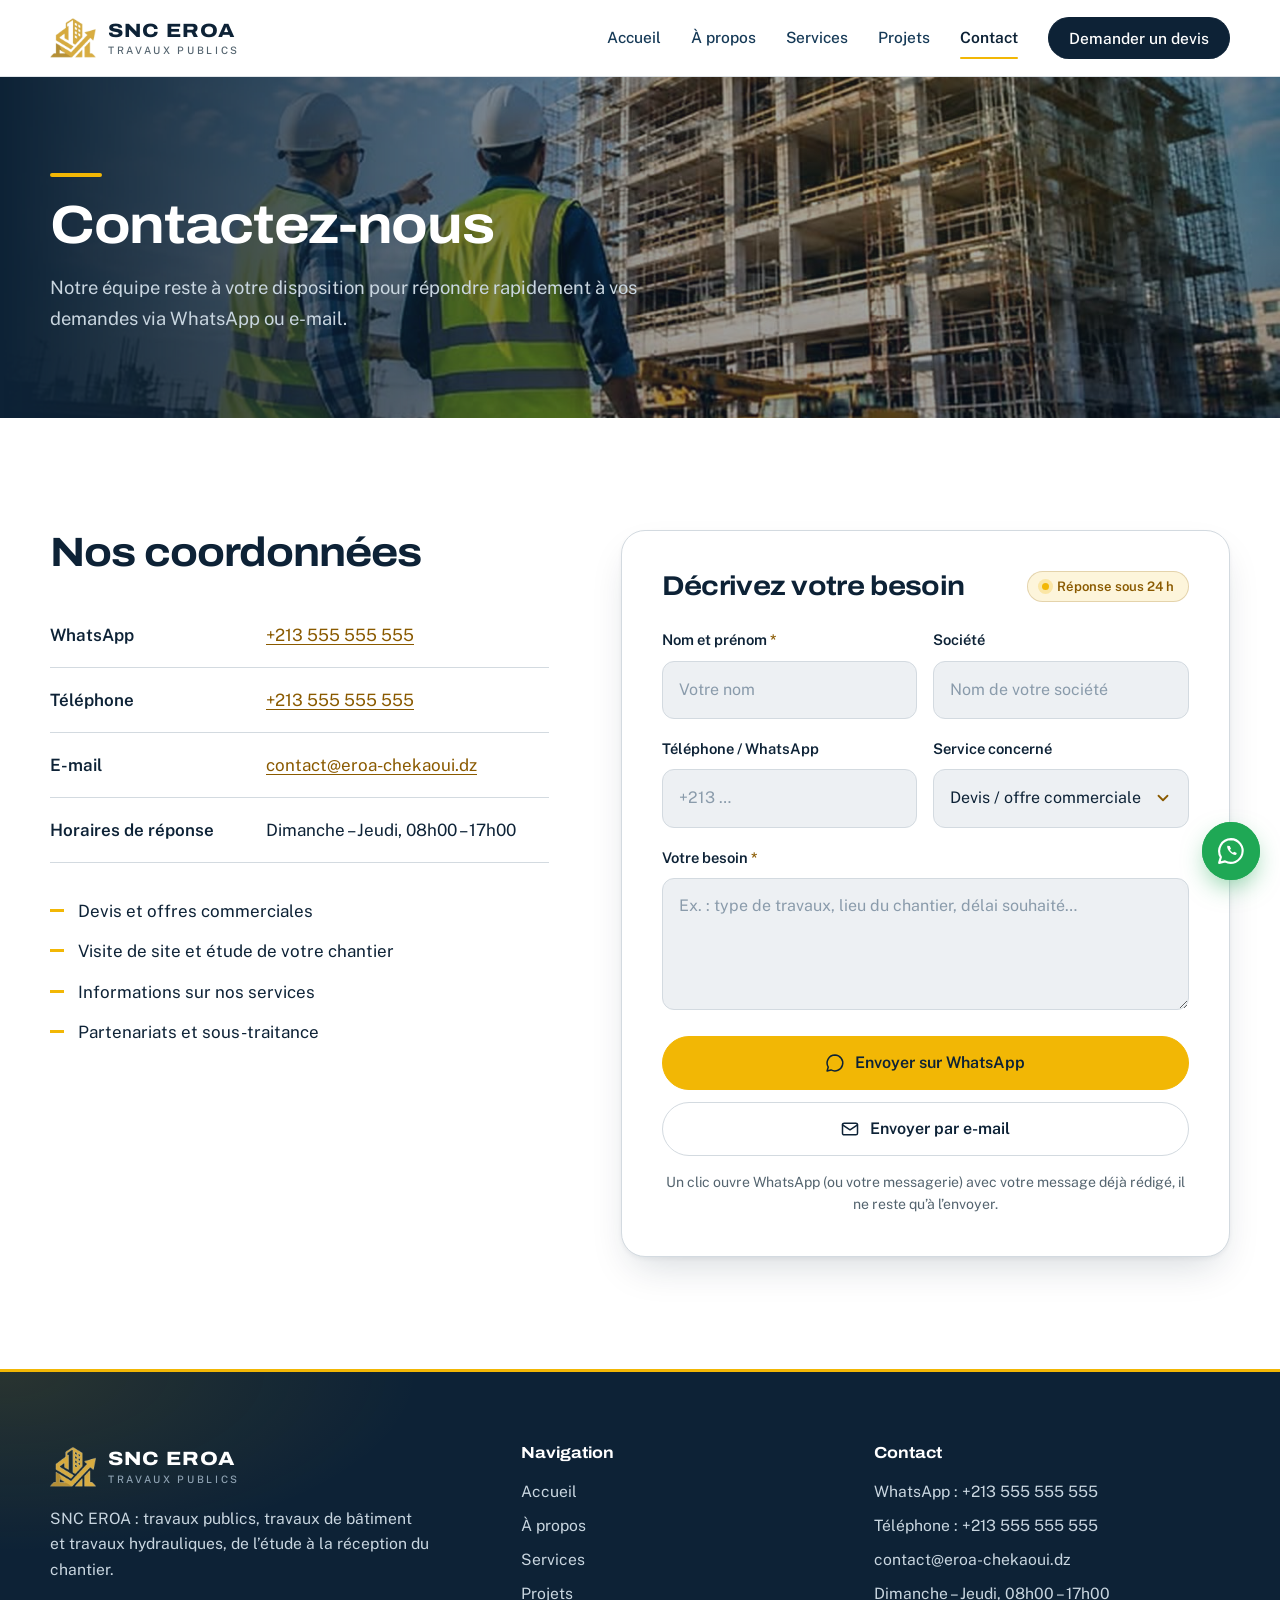
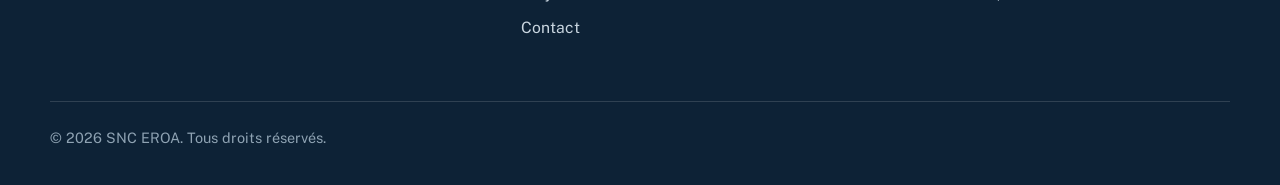
<file: contact.html>
<!doctype html>
<html lang="fr">
<head>
<meta charset="utf-8">
<meta name="viewport" content="width=device-width, initial-scale=1">
<title>Contact | SNC EROA</title>
<meta name="description" content="Contactez SNC EROA pour un devis : WhatsApp, téléphone ou e-mail. Réponse sous 24 h.">
<meta name="theme-color" content="#0d2236">
<link rel="icon" type="image/png" href="assets/img/mark.png">
<meta property="og:type" content="website">
<meta property="og:locale" content="fr_FR">
<meta property="og:site_name" content="SNC EROA">
<meta property="og:title" content="Contact | SNC EROA">
<meta property="og:description" content="Contactez SNC EROA pour un devis : WhatsApp, téléphone ou e-mail. Réponse sous 24 h.">
<meta property="og:image" content="assets/img/logo-full.png">
<link rel="preload" href="assets/fonts/archivo.woff2" as="font" type="font/woff2" crossorigin>
<link rel="preload" href="assets/fonts/public-sans.woff2" as="font" type="font/woff2" crossorigin>
<script>document.documentElement.classList.add('js')</script>
<link rel="stylesheet" href="assets/css/style.css?v=1">
</head>
<body>
<a class="skip" href="#main">Aller au contenu</a>
<header class="site-header">
  <div class="wrap">
    <a class="brand" href="index.html" aria-label="SNC EROA, travaux publics - accueil">
      <img src="assets/img/mark.png" alt="" width="46" height="46">
      <span><span class="brand-name">SNC EROA</span><span class="brand-sub">Travaux publics</span></span>
    </a>
    <button class="nav-toggle" aria-label="Ouvrir le menu" aria-expanded="false" aria-controls="nav"><span></span><span></span><span></span></button>
    <nav class="nav" id="nav" aria-label="Navigation principale">
      <a href="index.html">Accueil</a>
      <a href="a-propos.html">À propos</a>
      <a href="services.html">Services</a>
      <a href="projets.html">Projets</a>
      <a href="contact.html" aria-current="page">Contact</a>
      <a class="btn" href="contact.html">Demander un devis</a>
    </nav>
  </div>
</header>
<main id="main">
<section class="page-head has-photo">
  <div class="wrap">
    <h1>Contactez-nous</h1>
    <p>Notre équipe reste à votre disposition pour répondre rapidement à vos demandes via WhatsApp ou e-mail.</p>
  </div>
</section>
<section class="section">
  <div class="wrap contact">
    <div>
      <h2>Nos coordonnées</h2>
      <dl class="info">
        <div><dt>WhatsApp</dt><dd><a href="https://wa.me/213555555555">+213 555 555 555</a></dd></div>
        <div><dt>Téléphone</dt><dd><a href="tel:+213555555555">+213 555 555 555</a></dd></div>
        <div><dt>E-mail</dt><dd><a href="mailto:contact@eroa-chekaoui.dz">contact@eroa-chekaoui.dz</a></dd></div>
        <div><dt>Horaires de réponse</dt><dd>Dimanche – Jeudi, 08h00 – 17h00</dd></div>
      </dl>
      <ul class="needs">
        <li>Devis et offres commerciales</li>
        <li>Visite de site et étude de votre chantier</li>
        <li>Informations sur nos services</li>
        <li>Partenariats et sous-traitance</li>
      </ul>
    </div>
    <form class="form" id="quote-form">
      <div class="form-top"><h2>Décrivez votre besoin</h2><span class="form-badge">Réponse sous 24 h</span></div>
      <div class="field-2">
        <div class="field"><label for="name">Nom et prénom <span class="req">*</span></label><input id="name" name="name" autocomplete="name" placeholder="Votre nom" required></div>
        <div class="field"><label for="company">Société</label><input id="company" name="company" autocomplete="organization" placeholder="Nom de votre société"></div>
      </div>
      <div class="field-2">
        <div class="field"><label for="phone">Téléphone / WhatsApp</label><input id="phone" name="phone" type="tel" inputmode="tel" autocomplete="tel" placeholder="+213 …"></div>
        <div class="field"><label for="service">Service concerné</label>
          <select id="service" name="service">
            <option>Devis / offre commerciale</option>
            <option>Travaux publics</option>
            <option>Travaux bâtiment</option>
            <option>Travaux hydrauliques</option>
            <option>Partenariat / sous-traitance</option>
            <option>Autre</option>
          </select>
        </div>
      </div>
      <div class="field"><label for="message">Votre besoin <span class="req">*</span></label><textarea id="message" name="message" placeholder="Ex. : type de travaux, lieu du chantier, délai souhaité…" required></textarea></div>
      <div class="btn-row">
        <button class="btn btn-blue" type="submit"><svg class="bi" width="20" height="20" viewBox="0 0 24 24" aria-hidden="true"><path d="M12 2.5a9.5 9.5 0 0 0-8.1 14.4L2.5 21.5l4.7-1.2A9.5 9.5 0 1 0 12 2.5z"/></svg>Envoyer sur WhatsApp</button>
        <button class="btn btn-line" type="button" id="send-mail"><svg class="bi" width="20" height="20" viewBox="0 0 24 24" aria-hidden="true"><rect x="3" y="5" width="18" height="14" rx="2"/><path d="M3 7l9 6 9-6"/></svg>Envoyer par e-mail</button>
      </div>
      <p class="form-hint">Un clic ouvre WhatsApp (ou votre messagerie) avec votre message déjà rédigé, il ne reste qu’à l’envoyer.</p>
    </form>
  </div>
</section>
</main>
<footer class="site-footer">
  <div class="wrap">
    <div class="foot">
      <div>
        <a class="brand" href="index.html" aria-label="SNC EROA, travaux publics">
          <img src="assets/img/mark.png" alt="" width="46" height="46">
          <span><span class="brand-name">SNC EROA</span><span class="brand-sub">Travaux publics</span></span>
        </a>
        <p>SNC EROA : travaux publics, travaux de bâtiment et travaux hydrauliques, de l’étude à la réception du chantier.</p>
      </div>
      <div>
        <h2>Navigation</h2>
        <ul>
          <li><a href="index.html">Accueil</a></li>
          <li><a href="a-propos.html">À propos</a></li>
          <li><a href="services.html">Services</a></li>
          <li><a href="projets.html">Projets</a></li>
          <li><a href="contact.html">Contact</a></li>
        </ul>
      </div>
      <div>
        <h2>Contact</h2>
        <ul>
          <li><a href="https://wa.me/213555555555">WhatsApp : +213 555 555 555</a></li>
          <li><a href="tel:+213555555555">Téléphone : +213 555 555 555</a></li>
          <li><a href="mailto:contact@eroa-chekaoui.dz">contact@eroa-chekaoui.dz</a></li>
          <li>Dimanche – Jeudi, 08h00 – 17h00</li>
        </ul>
      </div>
    </div>
    <p class="legal">© 2026 SNC EROA. Tous droits réservés.</p>
  </div>
</footer>
<a class="wa" href="https://wa.me/213555555555" aria-label="Écrire sur WhatsApp" target="_blank" rel="noopener"><svg width="16" height="16" viewBox="0 0 24 24" aria-hidden="true"><path d="M12 2.5a9.5 9.5 0 0 0-8.1 14.4L2.5 21.5l4.7-1.2A9.5 9.5 0 1 0 12 2.5z" fill="none" stroke="#fff" stroke-width="1.7" stroke-linejoin="round"/><path d="M9 7.8c-.4 1.9.9 4 2.5 5.4s3.3 2.2 4.6 1.8l.5-1.5-2.1-1-.9.8c-.9-.4-1.9-1.3-2.4-2.3l.8-.9-1-2.1z" fill="#fff"/></svg></a>
<div class="mbar">
  <a href="tel:+213555555555"><svg width="16" height="16" viewBox="0 0 24 24" aria-hidden="true"><path d="M5 4h4l2 5-2.5 1.5a11 11 0 0 0 5 5L15 13l5 2v4a2 2 0 0 1-2 2A16 16 0 0 1 3 6a2 2 0 0 1 2-2z"/></svg>Appeler</a>
  <a href="https://wa.me/213555555555" target="_blank" rel="noopener"><svg width="16" height="16" viewBox="0 0 24 24" aria-hidden="true"><path d="M12 2.5a9.5 9.5 0 0 0-8.1 14.4L2.5 21.5l4.7-1.2A9.5 9.5 0 1 0 12 2.5z"/></svg>WhatsApp</a>
  <a class="main" href="contact.html">Demander un devis</a>
</div>
<script src="assets/js/main.js?v=1"></script>
</body>
</html>
</file>
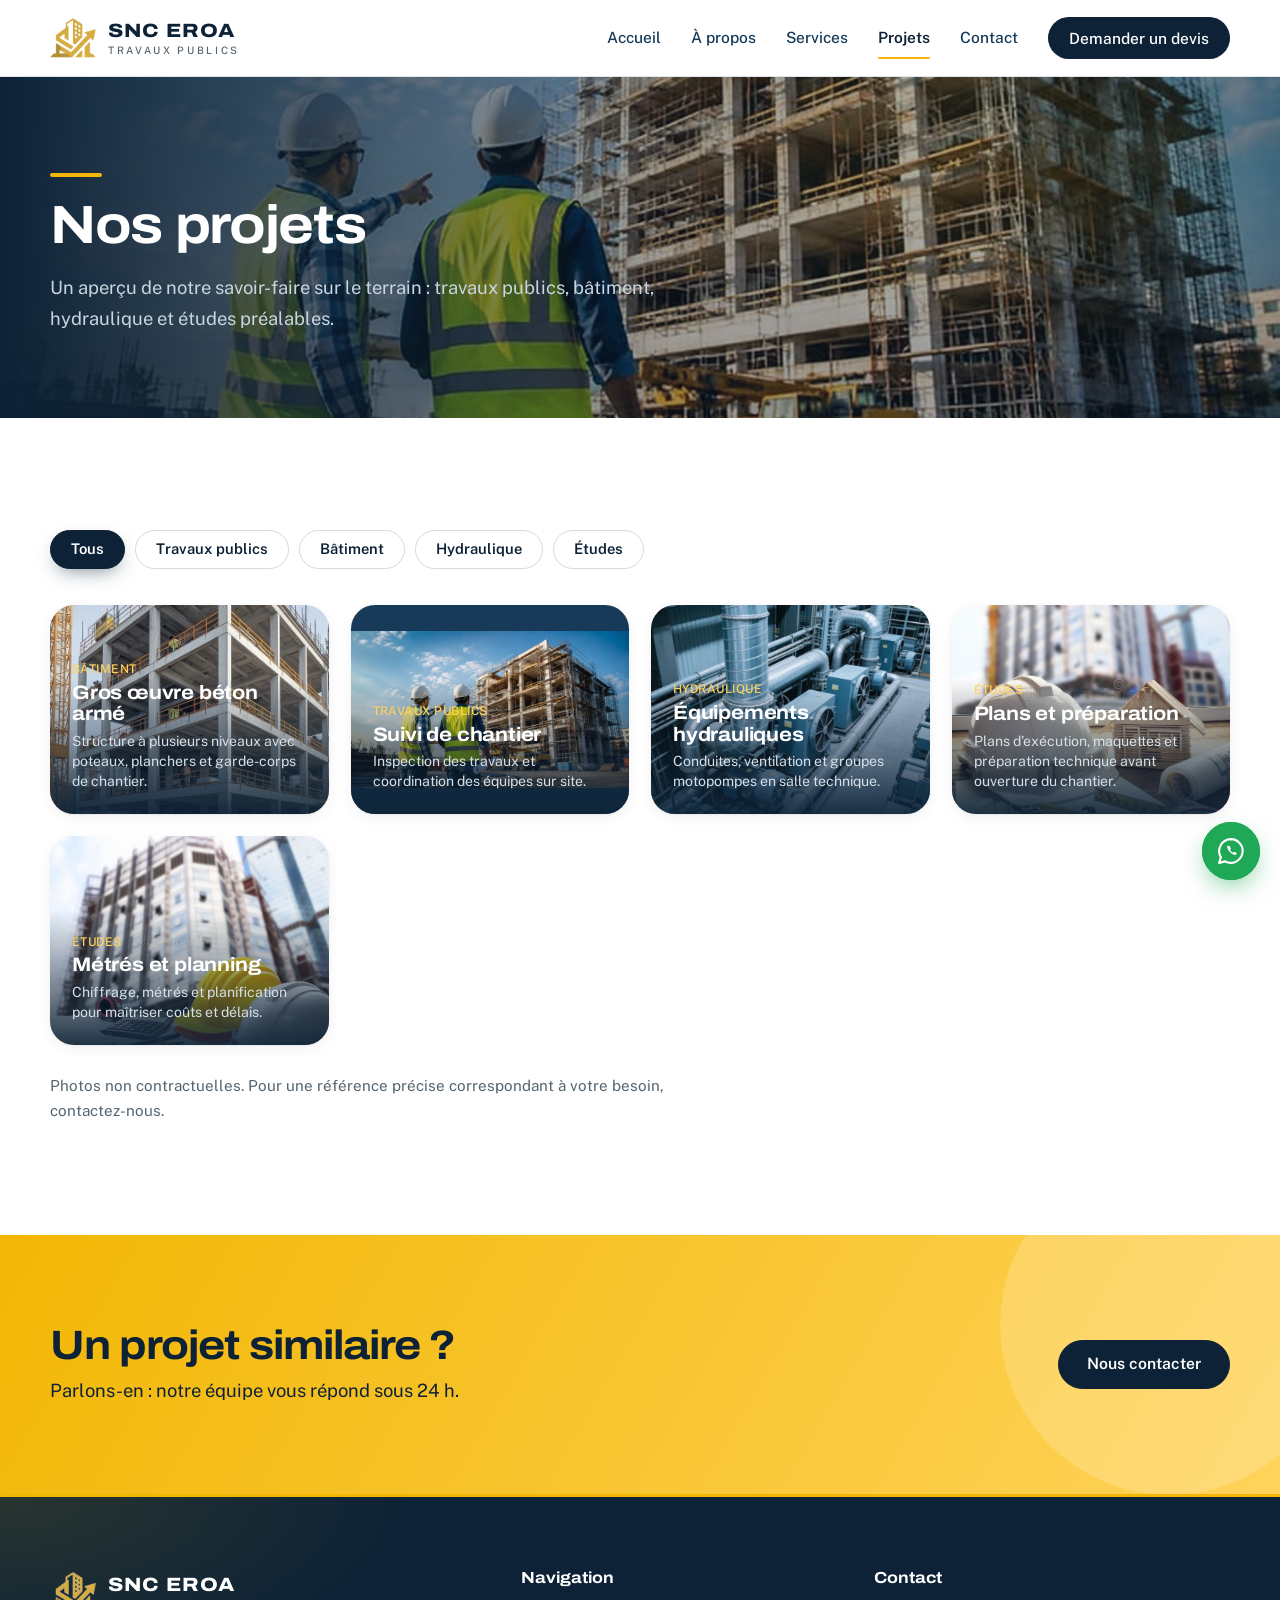
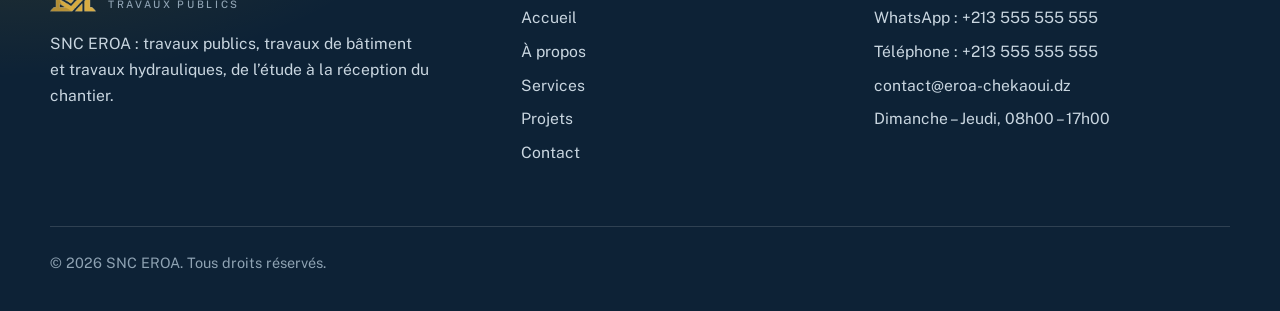
<file: projets.html>
<!doctype html>
<html lang="fr">
<head>
<meta charset="utf-8">
<meta name="viewport" content="width=device-width, initial-scale=1">
<title>Projets | SNC EROA</title>
<meta name="description" content="Aperçu de nos chantiers : travaux publics, bâtiment, travaux hydrauliques et études.">
<meta name="theme-color" content="#0d2236">
<link rel="icon" type="image/png" href="assets/img/mark.png">
<meta property="og:type" content="website">
<meta property="og:locale" content="fr_FR">
<meta property="og:site_name" content="SNC EROA">
<meta property="og:title" content="Projets | SNC EROA">
<meta property="og:description" content="Aperçu de nos chantiers : travaux publics, bâtiment, travaux hydrauliques et études.">
<meta property="og:image" content="assets/img/logo-full.png">
<link rel="preload" href="assets/fonts/archivo.woff2" as="font" type="font/woff2" crossorigin>
<link rel="preload" href="assets/fonts/public-sans.woff2" as="font" type="font/woff2" crossorigin>
<script>document.documentElement.classList.add('js')</script>
<link rel="stylesheet" href="assets/css/style.css?v=1">
</head>
<body>
<a class="skip" href="#main">Aller au contenu</a>
<header class="site-header">
  <div class="wrap">
    <a class="brand" href="index.html" aria-label="SNC EROA, travaux publics - accueil">
      <img src="assets/img/mark.png" alt="" width="46" height="46">
      <span><span class="brand-name">SNC EROA</span><span class="brand-sub">Travaux publics</span></span>
    </a>
    <button class="nav-toggle" aria-label="Ouvrir le menu" aria-expanded="false" aria-controls="nav"><span></span><span></span><span></span></button>
    <nav class="nav" id="nav" aria-label="Navigation principale">
      <a href="index.html">Accueil</a>
      <a href="a-propos.html">À propos</a>
      <a href="services.html">Services</a>
      <a href="projets.html" aria-current="page">Projets</a>
      <a href="contact.html">Contact</a>
      <a class="btn" href="contact.html">Demander un devis</a>
    </nav>
  </div>
</header>
<main id="main">
<section class="page-head has-photo">
  <div class="wrap">
    <h1>Nos projets</h1>
    <p>Un aperçu de notre savoir-faire sur le terrain : travaux publics, bâtiment, hydraulique et études préalables.</p>
  </div>
</section>
<section class="section">
  <div class="wrap">
    <div class="filters" role="group" aria-label="Filtrer les projets">
      <button type="button" data-cat="all" aria-pressed="true">Tous</button>
      <button type="button" data-cat="Travaux publics" aria-pressed="false">Travaux publics</button>
      <button type="button" data-cat="Bâtiment" aria-pressed="false">Bâtiment</button>
      <button type="button" data-cat="Hydraulique" aria-pressed="false">Hydraulique</button>
      <button type="button" data-cat="Études" aria-pressed="false">Études</button>
    </div>
    <div class="tiles">
      <figure class="tile has-photo" data-cat="Bâtiment" style="background-image:url('assets/img/batiment.jpg');--py:50%"><svg class="ic" width="24" height="24" viewBox="0 0 24 24" aria-hidden="true"><rect x="5" y="3" width="14" height="18" rx="1"/><path d="M9 7h2M13 7h2M9 11h2M13 11h2M9 15h2M13 15h2"/></svg><small>Bâtiment</small><h3>Gros œuvre béton armé</h3><p class="tile-d">Structure à plusieurs niveaux avec poteaux, planchers et garde-corps de chantier.</p></figure>
      <figure class="tile has-photo" data-cat="Travaux publics" style="background-image:url('assets/img/chantier.jpg');--py:50%"><svg class="ic" width="24" height="24" viewBox="0 0 24 24" aria-hidden="true"><path d="M8 21L11 3M16 21l-3-18M12 6v2M12 11v2M12 16v2"/></svg><small>Travaux publics</small><h3>Suivi de chantier</h3><p class="tile-d">Inspection des travaux et coordination des équipes sur site.</p></figure>
      <figure class="tile has-photo" data-cat="Hydraulique" style="background-image:url('assets/img/hydraulique.jpg');--py:40%"><svg class="ic" width="24" height="24" viewBox="0 0 24 24" aria-hidden="true"><path d="M12 3c4 5 6 8 6 11a6 6 0 0 1-12 0c0-3 2-6 6-11z"/></svg><small>Hydraulique</small><h3>Équipements hydrauliques</h3><p class="tile-d">Conduites, ventilation et groupes motopompes en salle technique.</p></figure>
      <figure class="tile has-photo" data-cat="Études" style="background-image:url('assets/img/etudes.jpg');--py:60%"><svg class="ic" width="24" height="24" viewBox="0 0 24 24" aria-hidden="true"><rect x="5" y="4" width="14" height="17" rx="2"/><path d="M9 4h6v3H9zM8.5 12h7M8.5 16h5"/></svg><small>Études</small><h3>Plans et préparation</h3><p class="tile-d">Plans d’exécution, maquettes et préparation technique avant ouverture du chantier.</p></figure>
      <figure class="tile has-photo" data-cat="Études" style="background-image:url('assets/img/bureau.jpg');--py:55%"><svg class="ic" width="24" height="24" viewBox="0 0 24 24" aria-hidden="true"><circle cx="12" cy="12" r="9"/><path d="M12 7v5l3 2"/></svg><small>Études</small><h3>Métrés et planning</h3><p class="tile-d">Chiffrage, métrés et planification pour maîtriser coûts et délais.</p></figure>
    </div>
    <p class="note">Photos non contractuelles. Pour une référence précise correspondant à votre besoin, contactez-nous.</p>
  </div>
</section>
<section class="cta">
  <div class="wrap">
    <div>
      <h2>Un projet similaire&nbsp;?</h2>
      <p>Parlons-en : notre équipe vous répond sous 24 h.</p>
    </div>
    <a class="btn" href="contact.html">Nous contacter</a>
  </div>
</section>
</main>
<footer class="site-footer">
  <div class="wrap">
    <div class="foot">
      <div>
        <a class="brand" href="index.html" aria-label="SNC EROA, travaux publics">
          <img src="assets/img/mark.png" alt="" width="46" height="46">
          <span><span class="brand-name">SNC EROA</span><span class="brand-sub">Travaux publics</span></span>
        </a>
        <p>SNC EROA : travaux publics, travaux de bâtiment et travaux hydrauliques, de l’étude à la réception du chantier.</p>
      </div>
      <div>
        <h2>Navigation</h2>
        <ul>
          <li><a href="index.html">Accueil</a></li>
          <li><a href="a-propos.html">À propos</a></li>
          <li><a href="services.html">Services</a></li>
          <li><a href="projets.html">Projets</a></li>
          <li><a href="contact.html">Contact</a></li>
        </ul>
      </div>
      <div>
        <h2>Contact</h2>
        <ul>
          <li><a href="https://wa.me/213555555555">WhatsApp : +213 555 555 555</a></li>
          <li><a href="tel:+213555555555">Téléphone : +213 555 555 555</a></li>
          <li><a href="mailto:contact@eroa-chekaoui.dz">contact@eroa-chekaoui.dz</a></li>
          <li>Dimanche – Jeudi, 08h00 – 17h00</li>
        </ul>
      </div>
    </div>
    <p class="legal">© 2026 SNC EROA. Tous droits réservés.</p>
  </div>
</footer>
<a class="wa" href="https://wa.me/213555555555" aria-label="Écrire sur WhatsApp" target="_blank" rel="noopener"><svg width="16" height="16" viewBox="0 0 24 24" aria-hidden="true"><path d="M12 2.5a9.5 9.5 0 0 0-8.1 14.4L2.5 21.5l4.7-1.2A9.5 9.5 0 1 0 12 2.5z" fill="none" stroke="#fff" stroke-width="1.7" stroke-linejoin="round"/><path d="M9 7.8c-.4 1.9.9 4 2.5 5.4s3.3 2.2 4.6 1.8l.5-1.5-2.1-1-.9.8c-.9-.4-1.9-1.3-2.4-2.3l.8-.9-1-2.1z" fill="#fff"/></svg></a>
<div class="mbar">
  <a href="tel:+213555555555"><svg width="16" height="16" viewBox="0 0 24 24" aria-hidden="true"><path d="M5 4h4l2 5-2.5 1.5a11 11 0 0 0 5 5L15 13l5 2v4a2 2 0 0 1-2 2A16 16 0 0 1 3 6a2 2 0 0 1 2-2z"/></svg>Appeler</a>
  <a href="https://wa.me/213555555555" target="_blank" rel="noopener"><svg width="16" height="16" viewBox="0 0 24 24" aria-hidden="true"><path d="M12 2.5a9.5 9.5 0 0 0-8.1 14.4L2.5 21.5l4.7-1.2A9.5 9.5 0 1 0 12 2.5z"/></svg>WhatsApp</a>
  <a class="main" href="contact.html">Demander un devis</a>
</div>
<script src="assets/js/main.js?v=1"></script>
</body>
</html>
</file>
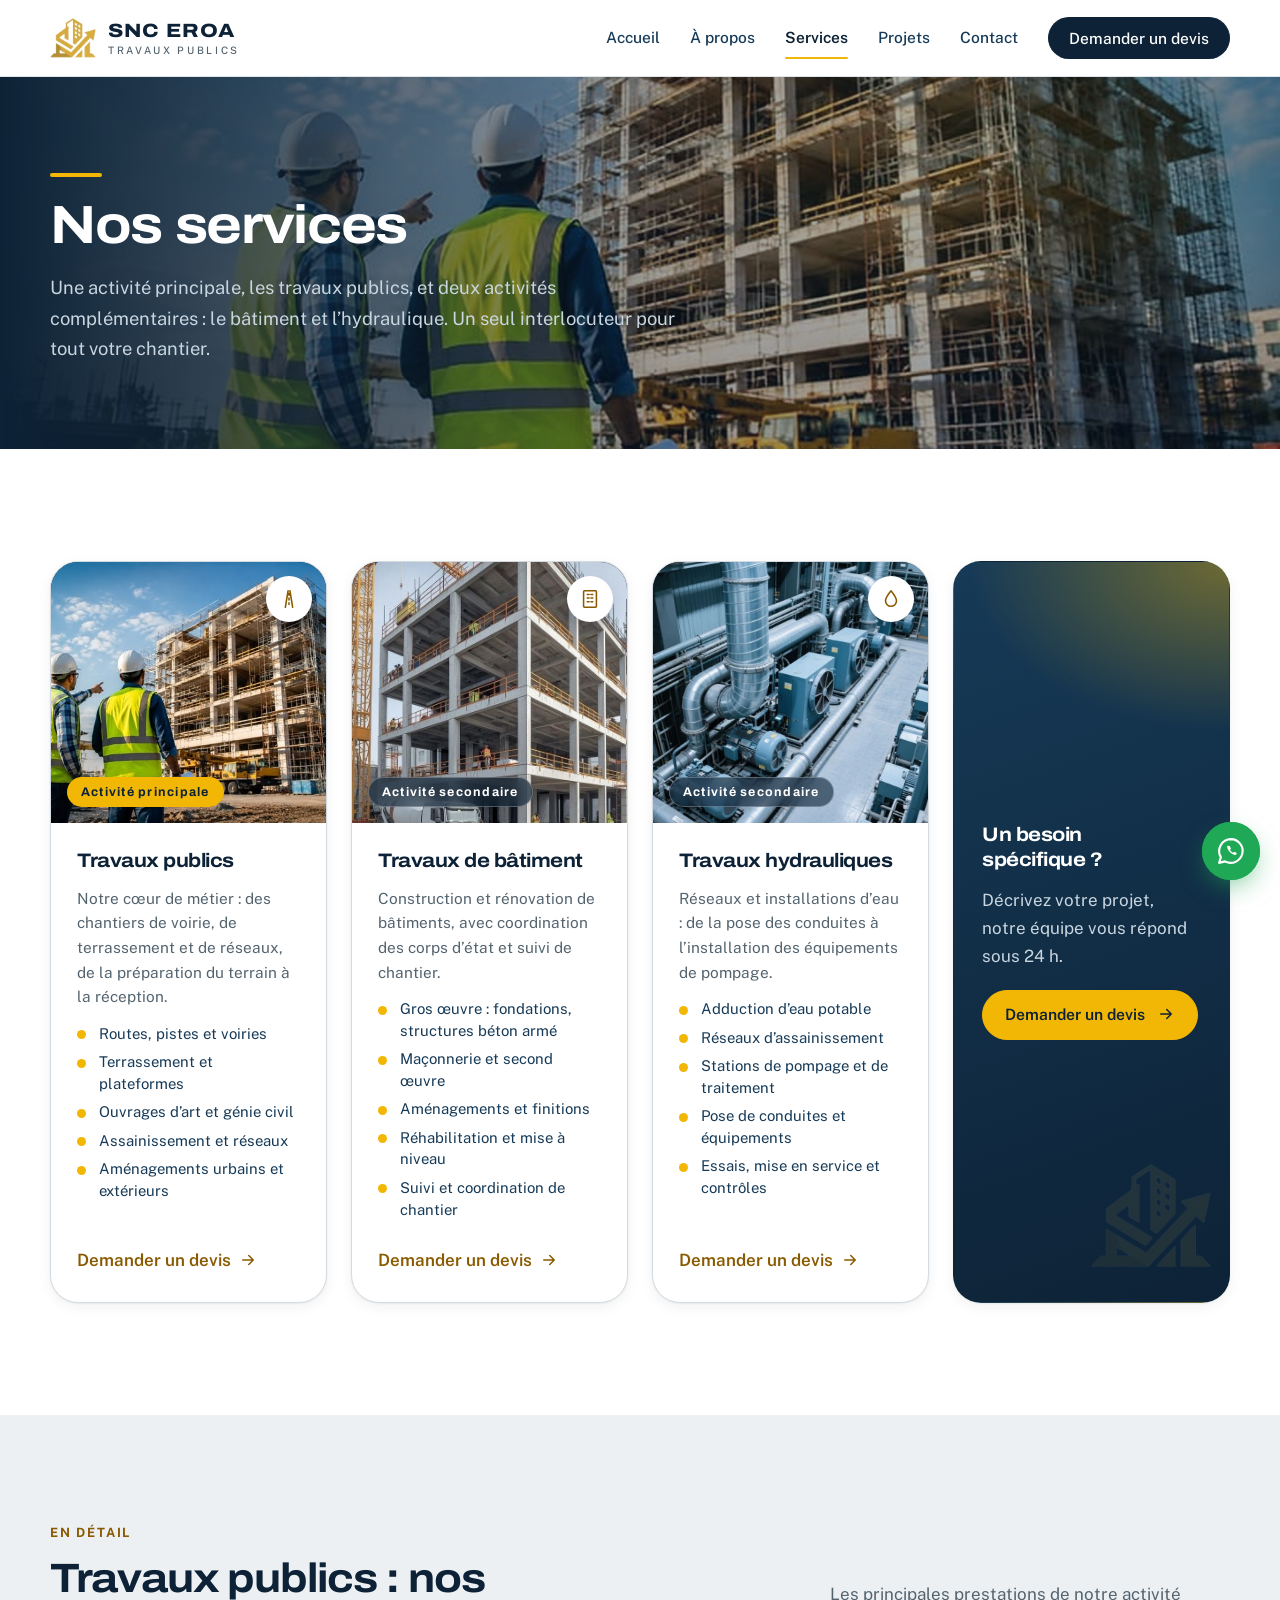
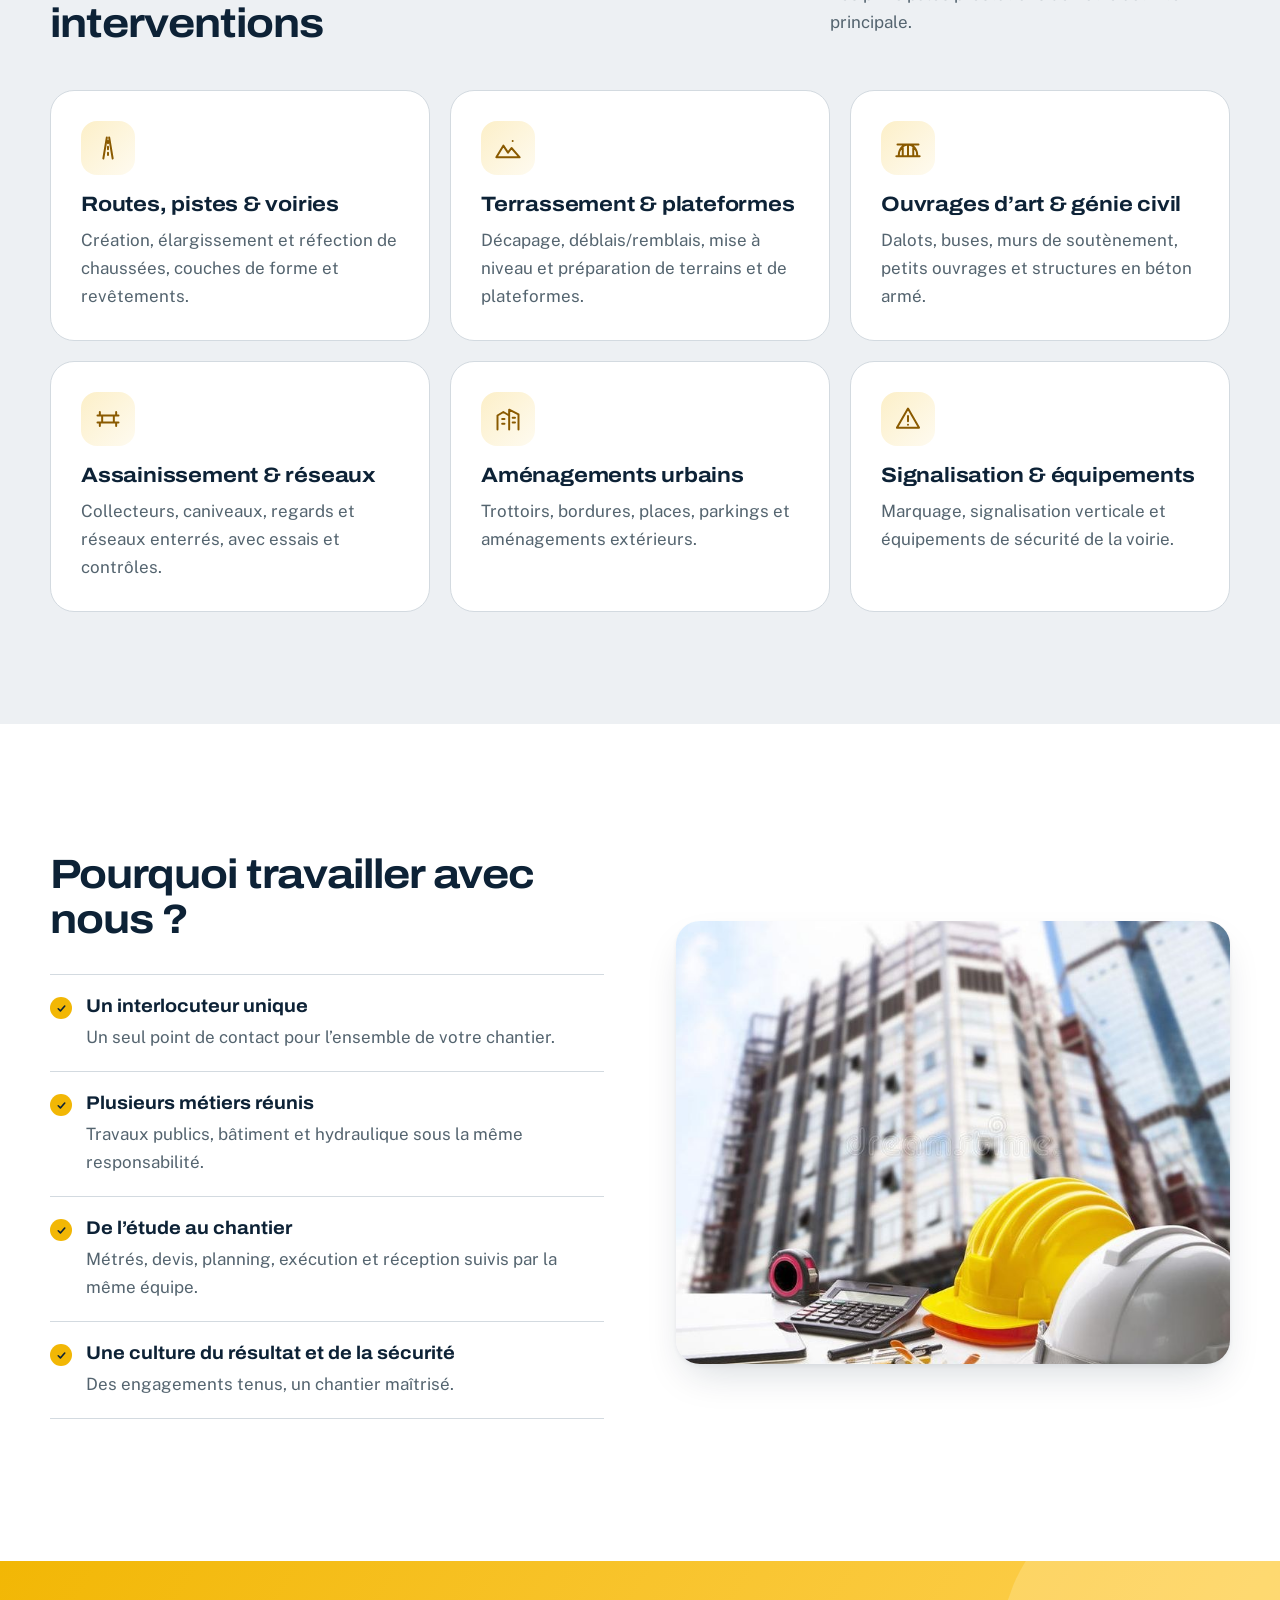
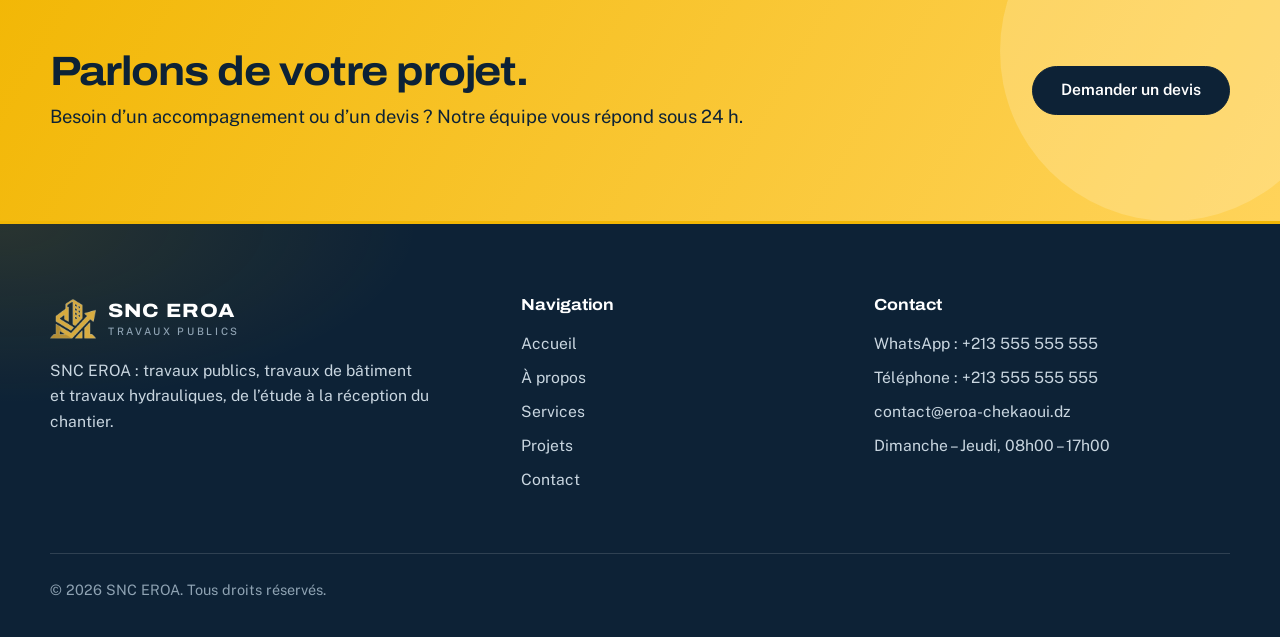
<file: services.html>
<!doctype html>
<html lang="fr">
<head>
<meta charset="utf-8">
<meta name="viewport" content="width=device-width, initial-scale=1">
<title>Services | SNC EROA</title>
<meta name="description" content="Travaux publics, travaux de bâtiment et travaux hydrauliques : routes, terrassement, ouvrages d’art, gros œuvre, adduction d’eau et assainissement.">
<meta name="theme-color" content="#0d2236">
<link rel="icon" type="image/png" href="assets/img/mark.png">
<meta property="og:type" content="website">
<meta property="og:locale" content="fr_FR">
<meta property="og:site_name" content="SNC EROA">
<meta property="og:title" content="Services | SNC EROA">
<meta property="og:description" content="Travaux publics, travaux de bâtiment et travaux hydrauliques : routes, terrassement, ouvrages d’art, gros œuvre, adduction d’eau et assainissement.">
<meta property="og:image" content="assets/img/logo-full.png">
<link rel="preload" href="assets/fonts/archivo.woff2" as="font" type="font/woff2" crossorigin>
<link rel="preload" href="assets/fonts/public-sans.woff2" as="font" type="font/woff2" crossorigin>
<script>document.documentElement.classList.add('js')</script>
<link rel="stylesheet" href="assets/css/style.css?v=1">
</head>
<body>
<a class="skip" href="#main">Aller au contenu</a>
<header class="site-header">
  <div class="wrap">
    <a class="brand" href="index.html" aria-label="SNC EROA, travaux publics - accueil">
      <img src="assets/img/mark.png" alt="" width="46" height="46">
      <span><span class="brand-name">SNC EROA</span><span class="brand-sub">Travaux publics</span></span>
    </a>
    <button class="nav-toggle" aria-label="Ouvrir le menu" aria-expanded="false" aria-controls="nav"><span></span><span></span><span></span></button>
    <nav class="nav" id="nav" aria-label="Navigation principale">
      <a href="index.html">Accueil</a>
      <a href="a-propos.html">À propos</a>
      <a href="services.html" aria-current="page">Services</a>
      <a href="projets.html">Projets</a>
      <a href="contact.html">Contact</a>
      <a class="btn" href="contact.html">Demander un devis</a>
    </nav>
  </div>
</header>
<main id="main">
<section class="page-head has-photo">
  <div class="wrap">
    <h1>Nos services</h1>
    <p>Une activité principale, les travaux publics, et deux activités complémentaires : le bâtiment et l’hydraulique. Un seul interlocuteur pour tout votre chantier.</p>
  </div>
</section>
<section class="section">
  <div class="wrap">
    <div class="svc-cards c4">
      <article class="service service-card" id="travaux-publics">
        <figure class="service-media"><img src="assets/img/chantier.jpg" alt="Deux responsables de chantier en gilet jaune devant un bâtiment en construction avec grue et engins" loading="lazy" width="1000" height="640" style="object-position:55% center"><b class="service-num is-main">Activité principale</b><span class="service-ic"><svg class="ic" width="24" height="24" viewBox="0 0 24 24" aria-hidden="true"><path d="M8 21L11 3M16 21l-3-18M12 6v2M12 11v2M12 16v2"/></svg></span></figure>
        <div class="service-body">
          <h2>Travaux publics</h2>
          <p class="lead-s">Notre cœur de métier : des chantiers de voirie, de terrassement et de réseaux, de la préparation du terrain à la réception.</p>
          <ul class="mini-list"><li>Routes, pistes et voiries</li><li>Terrassement et plateformes</li><li>Ouvrages d’art et génie civil</li><li>Assainissement et réseaux</li><li>Aménagements urbains et extérieurs</li></ul>
          <a class="more" href="contact.html?service=Travaux%20publics">Demander un devis <svg class="ar" width="18" height="18" viewBox="0 0 24 24" aria-hidden="true"><path d="M5 12h14M13 6l6 6-6 6"/></svg></a>
        </div>
      </article>
      <article class="service service-card" id="batiment">
        <figure class="service-media"><img src="assets/img/batiment.jpg" alt="Structure en béton armé à plusieurs niveaux en construction avec grue et camion toupie" loading="lazy" width="1000" height="640" style="object-position:center"><b class="service-num">Activité secondaire</b><span class="service-ic"><svg class="ic" width="24" height="24" viewBox="0 0 24 24" aria-hidden="true"><rect x="5" y="3" width="14" height="18" rx="1"/><path d="M9 7h2M13 7h2M9 11h2M13 11h2M9 15h2M13 15h2"/></svg></span></figure>
        <div class="service-body">
          <h2>Travaux de bâtiment</h2>
          <p class="lead-s">Construction et rénovation de bâtiments, avec coordination des corps d’état et suivi de chantier.</p>
          <ul class="mini-list"><li>Gros œuvre : fondations, structures béton armé</li><li>Maçonnerie et second œuvre</li><li>Aménagements et finitions</li><li>Réhabilitation et mise à niveau</li><li>Suivi et coordination de chantier</li></ul>
          <a class="more" href="contact.html?service=Travaux%20b%C3%A2timent">Demander un devis <svg class="ar" width="18" height="18" viewBox="0 0 24 24" aria-hidden="true"><path d="M5 12h14M13 6l6 6-6 6"/></svg></a>
        </div>
      </article>
      <article class="service service-card" id="hydraulique">
        <figure class="service-media"><img src="assets/img/hydraulique.jpg" alt="Salle technique avec conduites en acier, ventilateurs et pompes industrielles" loading="lazy" width="1000" height="640" style="object-position:center"><b class="service-num">Activité secondaire</b><span class="service-ic"><svg class="ic" width="24" height="24" viewBox="0 0 24 24" aria-hidden="true"><path d="M12 3c4 5 6 8 6 11a6 6 0 0 1-12 0c0-3 2-6 6-11z"/></svg></span></figure>
        <div class="service-body">
          <h2>Travaux hydrauliques</h2>
          <p class="lead-s">Réseaux et installations d’eau : de la pose des conduites à l’installation des équipements de pompage.</p>
          <ul class="mini-list"><li>Adduction d’eau potable</li><li>Réseaux d’assainissement</li><li>Stations de pompage et de traitement</li><li>Pose de conduites et équipements</li><li>Essais, mise en service et contrôles</li></ul>
          <a class="more" href="contact.html?service=Travaux%20hydrauliques">Demander un devis <svg class="ar" width="18" height="18" viewBox="0 0 24 24" aria-hidden="true"><path d="M5 12h14M13 6l6 6-6 6"/></svg></a>
        </div>
      </article>
      <aside class="service service-card cta-card">
        <h2>Un besoin spécifique&nbsp;?</h2>
        <p>Décrivez votre projet, notre équipe vous répond sous 24 h.</p>
        <a class="btn btn-blue" href="contact.html">Demander un devis <svg class="ar" width="18" height="18" viewBox="0 0 24 24" aria-hidden="true"><path d="M5 12h14M13 6l6 6-6 6"/></svg></a>
      </aside>
    </div>
  </div>
</section>

<section class="section section-tint">
  <div class="wrap">
    <div class="sec-head">
      <div><span class="eyebrow">En détail</span><h2>Travaux publics : nos interventions</h2></div>
      <div><p>Les principales prestations de notre activité principale.</p></div>
    </div>
    <div class="svc-grid scroller">
      <div class="svc"><svg class="ic" width="24" height="24" viewBox="0 0 24 24" aria-hidden="true"><path d="M8 21L11 3M16 21l-3-18M12 6v2M12 11v2M12 16v2"/></svg><h3>Routes, pistes & voiries</h3><p>Création, élargissement et réfection de chaussées, couches de forme et revêtements.</p></div>
      <div class="svc"><svg class="ic" width="24" height="24" viewBox="0 0 24 24" aria-hidden="true"><path d="M2 20l6-10 4 6 3-4 7 8zM16 6h.01"/></svg><h3>Terrassement & plateformes</h3><p>Décapage, déblais/remblais, mise à niveau et préparation de terrains et de plateformes.</p></div>
      <div class="svc"><svg class="ic" width="24" height="24" viewBox="0 0 24 24" aria-hidden="true"><path d="M2 19h20M4 19c0-6 3.6-10 8-10s8 4 8 10M12 9v10M7.5 12v7M16.5 12v7M3 9h18"/></svg><h3>Ouvrages d’art & génie civil</h3><p>Dalots, buses, murs de soutènement, petits ouvrages et structures en béton armé.</p></div>
      <div class="svc"><svg class="ic" width="24" height="24" viewBox="0 0 24 24" aria-hidden="true"><path d="M3 9h18M3 15h18M7 9v6M17 9v6M5 6v3M19 6v3M5 15v3M19 15v3"/></svg><h3>Assainissement & réseaux</h3><p>Collecteurs, caniveaux, regards et réseaux enterrés, avec essais et contrôles.</p></div>
      <div class="svc"><svg class="ic" width="24" height="24" viewBox="0 0 24 24" aria-hidden="true"><path d="M3 21V9l5-3 5 3v12M13 21V4l8 4v13M7 12h2M7 16h2M16 11h2M16 15h2"/></svg><h3>Aménagements urbains</h3><p>Trottoirs, bordures, places, parkings et aménagements extérieurs.</p></div>
      <div class="svc"><svg class="ic" width="24" height="24" viewBox="0 0 24 24" aria-hidden="true"><path d="M12 3l9.5 16.5h-19zM12 9.5v4.5M12 17h.01"/></svg><h3>Signalisation & équipements</h3><p>Marquage, signalisation verticale et équipements de sécurité de la voirie.</p></div>
    </div>
  </div>
</section>

<section class="section">
  <div class="wrap why">
    <div>
      <h2>Pourquoi travailler avec nous&nbsp;?</h2>
      <ul class="points">
        <li><strong>Un interlocuteur unique</strong><span>Un seul point de contact pour l’ensemble de votre chantier.</span></li>
        <li><strong>Plusieurs métiers réunis</strong><span>Travaux publics, bâtiment et hydraulique sous la même responsabilité.</span></li>
        <li><strong>De l’étude au chantier</strong><span>Métrés, devis, planning, exécution et réception suivis par la même équipe.</span></li>
        <li><strong>Une culture du résultat et de la sécurité</strong><span>Des engagements tenus, un chantier maîtrisé.</span></li>
      </ul>
    </div>
    <img src="assets/img/bureau.jpg" alt="Casques de chantier jaune et blanc, calculatrice et mètre ruban sur une table" loading="lazy">
  </div>
</section>

<section class="cta">
  <div class="wrap">
    <div>
      <h2>Parlons de votre projet.</h2>
      <p>Besoin d’un accompagnement ou d’un devis&nbsp;? Notre équipe vous répond sous 24 h.</p>
    </div>
    <a class="btn" href="contact.html">Demander un devis</a>
  </div>
</section>
</main>
<footer class="site-footer">
  <div class="wrap">
    <div class="foot">
      <div>
        <a class="brand" href="index.html" aria-label="SNC EROA, travaux publics">
          <img src="assets/img/mark.png" alt="" width="46" height="46">
          <span><span class="brand-name">SNC EROA</span><span class="brand-sub">Travaux publics</span></span>
        </a>
        <p>SNC EROA : travaux publics, travaux de bâtiment et travaux hydrauliques, de l’étude à la réception du chantier.</p>
      </div>
      <div>
        <h2>Navigation</h2>
        <ul>
          <li><a href="index.html">Accueil</a></li>
          <li><a href="a-propos.html">À propos</a></li>
          <li><a href="services.html">Services</a></li>
          <li><a href="projets.html">Projets</a></li>
          <li><a href="contact.html">Contact</a></li>
        </ul>
      </div>
      <div>
        <h2>Contact</h2>
        <ul>
          <li><a href="https://wa.me/213555555555">WhatsApp : +213 555 555 555</a></li>
          <li><a href="tel:+213555555555">Téléphone : +213 555 555 555</a></li>
          <li><a href="mailto:contact@eroa-chekaoui.dz">contact@eroa-chekaoui.dz</a></li>
          <li>Dimanche – Jeudi, 08h00 – 17h00</li>
        </ul>
      </div>
    </div>
    <p class="legal">© 2026 SNC EROA. Tous droits réservés.</p>
  </div>
</footer>
<a class="wa" href="https://wa.me/213555555555" aria-label="Écrire sur WhatsApp" target="_blank" rel="noopener"><svg width="16" height="16" viewBox="0 0 24 24" aria-hidden="true"><path d="M12 2.5a9.5 9.5 0 0 0-8.1 14.4L2.5 21.5l4.7-1.2A9.5 9.5 0 1 0 12 2.5z" fill="none" stroke="#fff" stroke-width="1.7" stroke-linejoin="round"/><path d="M9 7.8c-.4 1.9.9 4 2.5 5.4s3.3 2.2 4.6 1.8l.5-1.5-2.1-1-.9.8c-.9-.4-1.9-1.3-2.4-2.3l.8-.9-1-2.1z" fill="#fff"/></svg></a>
<div class="mbar">
  <a href="tel:+213555555555"><svg width="16" height="16" viewBox="0 0 24 24" aria-hidden="true"><path d="M5 4h4l2 5-2.5 1.5a11 11 0 0 0 5 5L15 13l5 2v4a2 2 0 0 1-2 2A16 16 0 0 1 3 6a2 2 0 0 1 2-2z"/></svg>Appeler</a>
  <a href="https://wa.me/213555555555" target="_blank" rel="noopener"><svg width="16" height="16" viewBox="0 0 24 24" aria-hidden="true"><path d="M12 2.5a9.5 9.5 0 0 0-8.1 14.4L2.5 21.5l4.7-1.2A9.5 9.5 0 1 0 12 2.5z"/></svg>WhatsApp</a>
  <a class="main" href="contact.html">Demander un devis</a>
</div>
<script src="assets/js/main.js?v=1"></script>
</body>
</html>
</file>
<file: assets/css/style.css>
/* SNC EROA CHEKAOUI et Cie — Travaux publics */
@font-face { font-family: "Archivo"; src: url("../fonts/archivo.woff2") format("woff2"); font-weight: 100 900; font-stretch: 62% 125%; font-display: swap; }
@font-face { font-family: "Public Sans"; src: url("../fonts/public-sans.woff2") format("woff2"); font-weight: 100 900; font-display: swap; }

:root {
  --ink: #0d2236;
  --ink-2: #163a57;
  --blue: #f2b705;
  --blue-soft: #ffd35a;
  --blue-deep: #8a5a00;
  --steel: #54646f;
  --concrete: #edf0f3;
  --line: #d3dae0;
  --white: #fff;
  --wrap: 1180px;
  --r: 14px;
  --r-lg: 24px;
  --shadow-sm: 0 1px 2px rgba(13,34,54,.06), 0 4px 14px rgba(13,34,54,.06);
  --shadow: 0 2px 4px rgba(13,34,54,.05), 0 18px 40px -12px rgba(13,34,54,.18);
  --ease: cubic-bezier(.2,.7,.2,1);
}

*, *::before, *::after { box-sizing: border-box; }
* { margin: 0; }
html { scroll-behavior: smooth; }
body {
  font: 400 1.0625rem/1.65 "Public Sans", system-ui, -apple-system, "Segoe UI", sans-serif;
  color: var(--ink);
  background: var(--white);
  -webkit-font-smoothing: antialiased;
}
img { display: block; max-width: 100%; }
a { color: inherit; }

h1, h2, h3 {
  font-family: "Archivo", system-ui, sans-serif;
  font-stretch: 112%;
  font-weight: 700;
  line-height: 1.1;
  letter-spacing: -0.01em;
}
h1 { font-size: clamp(2rem, 3.6vw, 3.1rem); }
h2 { font-size: clamp(1.75rem, 3vw, 2.5rem); }
h3 { font-size: 1.3rem; }

:focus-visible { outline: 3px solid var(--blue); outline-offset: 3px; }

.skip {
  position: absolute; left: -999px; top: 8px; z-index: 100;
  background: var(--ink); color: #fff; padding: 10px 16px; border-radius: var(--r);
}
.skip:focus { left: 8px; }

.wrap { width: min(var(--wrap), 100% - 48px); margin-inline: auto; }

/* ---------- Header ---------- */
.site-header {
  position: sticky; top: 0; z-index: 50;
  background: var(--white); border-bottom: 1px solid var(--line);
}
.site-header .wrap { display: flex; align-items: center; justify-content: space-between; height: 76px; gap: 24px; }
.brand { display: flex; align-items: center; gap: 12px; text-decoration: none; }
.brand img { height: 44px; width: auto; }
.brand-name { display: block; font: 800 1.08rem/1 "Archivo", sans-serif; font-stretch: 115%; letter-spacing: 0.05em; }
.brand-sub { display: block; margin-top: 5px; font: 500 0.64rem/1 "Public Sans", sans-serif; letter-spacing: 0.26em; text-transform: uppercase; color: var(--steel); }

.nav { display: flex; align-items: center; gap: 30px; }
.nav a { text-decoration: none; font-weight: 500; font-size: 0.97rem; padding: 6px 0; border-bottom: 2px solid transparent; }
.nav a:hover { border-bottom-color: var(--blue); }
.nav a[aria-current="page"] { border-bottom-color: var(--blue); font-weight: 600; }
.nav .btn { border-bottom: 0; padding: 11px 20px; }
.nav-toggle { display: none; background: none; border: 1px solid var(--line); border-radius: var(--r); width: 44px; height: 44px; cursor: pointer; color: var(--ink); }
.nav-toggle span { display: block; width: 20px; height: 2px; background: currentColor; margin: 4px auto; transition: transform .2s; }

/* ---------- Buttons ---------- */
.btn {
  display: inline-block; text-decoration: none; cursor: pointer;
  font: 600 0.98rem/1.2 "Public Sans", sans-serif;
  padding: 14px 26px; border-radius: var(--r);
  background: var(--ink); color: #fff; border: 2px solid var(--ink);
  transition: background .15s, color .15s, border-color .15s;
}
.btn:hover { background: var(--ink-2); border-color: var(--ink-2); }
.btn-blue { background: var(--blue); border-color: var(--blue); color: var(--ink); }
.btn-blue:hover { background: #fff; border-color: #fff; color: var(--ink); }
.btn-ghost { background: transparent; color: #fff; border-color: rgba(255,255,255,.55); }
.btn-ghost:hover { background: #fff; color: var(--ink); border-color: #fff; }
.btn-line { background: transparent; color: var(--ink); }
.btn-line:hover { background: var(--ink); color: #fff; }
.btn-row { display: flex; flex-wrap: wrap; gap: 14px; }

/* ---------- Hero ---------- */
.hero {
  display: grid; grid-template-columns: minmax(0, 1.1fr) minmax(0, .9fr);
  background: var(--ink); color: #fff; overflow: hidden;
}
.hero-copy {
  padding: 96px 56px 96px max(24px, calc((100vw - var(--wrap)) / 2));
  align-self: center;
}
.hero-copy h1 { max-width: 17ch; }
.hero-copy p { margin: 26px 0 36px; max-width: 52ch; color: #c9d6e0; font-size: 1.12rem; }
.hero-photo { position: relative; min-height: 560px; }
.hero-photo > img { position: absolute; inset: 0; width: 100%; height: 100%; object-fit: cover; }
.hero-photo::after { content: ""; position: absolute; inset: 0; background: linear-gradient(90deg, var(--ink) 0, rgba(13,34,54,0) 38%); }
.hero-photo > img.hero-mark {
  position: absolute; z-index: 2; inset: auto auto 0 8%; height: 38%; width: auto; object-fit: contain;
  clip-path: inset(100% 0 0 0);
  animation: rise 1.5s .35s cubic-bezier(.2,.7,.2,1) forwards;
}
@keyframes rise { to { clip-path: inset(0 0 0 0); } }

/* ---------- Sections ---------- */
.section { padding: 100px 0; }
.section-tint { background: var(--concrete); }
.section-ink { background: var(--ink); color: #fff; }
.split { display: grid; grid-template-columns: minmax(0, .9fr) minmax(0, 1.45fr); gap: 72px; align-items: start; }
.split-head { position: sticky; top: 108px; }
.split-head p { margin-top: 18px; color: var(--steel); }
.lead { font-size: 1.2rem; color: var(--steel); max-width: 60ch; }

.rows { border-top: 2px solid var(--ink); }
.row {
  display: grid; grid-template-columns: minmax(200px, .8fr) 1.4fr; gap: 32px;
  padding: 28px 0; border-bottom: 1px solid var(--line);
}
.row p { color: var(--steel); }
.more { display: inline-block; margin-top: 28px; font-weight: 600; color: var(--blue-deep); text-underline-offset: 4px; }

/* Domain band */
.band {
  position: relative; color: #fff; padding: 92px 0; isolation: isolate;
  background: var(--ink) url("../img/batiment.jpg") center / cover;
}
.band::before { content: ""; position: absolute; inset: 0; z-index: -1; background: rgba(13,34,54,.86); }
.band h2 { max-width: 20ch; margin-bottom: 40px; }
.chips { list-style: none; padding: 0; display: grid; grid-template-columns: repeat(3, 1fr); gap: 28px 36px; }
.chips li { border-left: 3px solid var(--blue); padding-left: 16px; font: 600 1.18rem/1.3 "Archivo", sans-serif; font-stretch: 108%; }

/* Why */
.why { display: grid; grid-template-columns: minmax(0, 1fr) minmax(0, 1fr); gap: 72px; align-items: center; }
.why img, .media img { width: 100%; border-radius: var(--r); object-fit: cover; }
.why img { aspect-ratio: 4 / 3.2; }
.points { list-style: none; padding: 0; margin-top: 32px; }
.points li { padding: 20px 0; border-top: 1px solid var(--line); }
.points li:last-child { border-bottom: 1px solid var(--line); }
.points strong { display: block; font: 700 1.15rem/1.3 "Archivo", sans-serif; font-stretch: 108%; margin-bottom: 4px; }
.points span { color: var(--steel); }

/* Zone */
.zone { display: grid; grid-template-columns: minmax(0, 1fr) minmax(0, 1fr); gap: 72px; align-items: center; }
.zone img { width: 100%; height: 440px; object-fit: cover; object-position: 50% 45%; border-radius: var(--r); }
.zone p { margin-top: 18px; color: #c9d6e0; max-width: 48ch; }

/* CTA */
.cta { background: var(--blue); color: var(--ink); padding: 80px 0; }
.cta .wrap { display: flex; flex-wrap: wrap; align-items: center; justify-content: space-between; gap: 28px; }
.cta p { font-size: 1.15rem; margin-top: 8px; }

/* ---------- Inner page header ---------- */
.page-head { position: relative; isolation: isolate; background: var(--ink); color: #fff; padding: 84px 0 72px; overflow: hidden; }
.page-head::after {
  content: ""; position: absolute; z-index: -1; right: 6%; bottom: -30px; width: 340px; height: 404px;
  background: url("../img/mark.png") center / contain no-repeat; opacity: .14;
}
.page-head p { margin-top: 20px; max-width: 58ch; color: #c9d6e0; font-size: 1.15rem; }

/* ---------- About ---------- */
.about { display: grid; grid-template-columns: minmax(0, 1.2fr) minmax(0, .8fr); gap: 72px; align-items: start; }
.about .media img { aspect-ratio: 3 / 4; }
.prose p + p { margin-top: 18px; }
.prose p { max-width: 62ch; }
.prose h2 { margin-bottom: 22px; }
.ticks { list-style: none; padding: 0; display: grid; grid-template-columns: repeat(2, 1fr); gap: 0 40px; margin-top: 8px; }
.ticks li { padding: 14px 0 14px 28px; border-bottom: 1px solid var(--line); position: relative; }
.ticks li::before { content: ""; position: absolute; left: 0; top: 24px; width: 14px; height: 3px; background: var(--blue); }
.values { display: grid; grid-template-columns: repeat(3, 1fr); gap: 40px; margin-top: 40px; }
.values div { border-top: 3px solid var(--blue); padding-top: 18px; }
.values p { color: #c9d6e0; margin-top: 8px; }

/* ---------- Services page ---------- */
.service { display: grid; grid-template-columns: 90px minmax(0, 1fr) minmax(0, 1.2fr); gap: 32px; padding: 40px 0; border-bottom: 1px solid var(--line); scroll-margin-top: 100px; }
.service:first-child { border-top: 2px solid var(--ink); }
.service-n { font: 700 2.4rem/1 "Archivo", sans-serif; color: var(--blue); }
.service p { color: var(--steel); }
.service .gain { margin-top: 14px; color: var(--ink); }
.service .gain b { color: var(--blue-deep); font-weight: 700; }

/* ---------- Projects ---------- */
.filters { display: flex; flex-wrap: wrap; gap: 10px; margin-bottom: 36px; }
.filters button {
  font: 600 0.92rem/1 "Public Sans", sans-serif; cursor: pointer;
  padding: 11px 18px; border-radius: var(--r); border: 1px solid var(--line); background: #fff; color: var(--ink);
}
.filters button:hover { border-color: var(--ink); }
.filters button[aria-pressed="true"] { background: var(--ink); border-color: var(--ink); color: #fff; }
.tiles { display: grid; grid-template-columns: repeat(auto-fill, minmax(270px, 1fr)); gap: 20px; }
.tile {
  position: relative; isolation: isolate; overflow: hidden;
  aspect-ratio: 4 / 3; border-radius: var(--r);
  display: flex; flex-direction: column; justify-content: flex-end; padding: 22px;
  background: var(--ink) center / cover no-repeat; color: #fff;
}
.tile::before {
  content: ""; position: absolute; inset: 0; z-index: -1;
  background-image: linear-gradient(rgba(242,183,5,.13) 1px, transparent 1px), linear-gradient(90deg, rgba(242,183,5,.13) 1px, transparent 1px);
  background-size: 28px 28px;
}
.tile::after {
  content: ""; position: absolute; z-index: -1; top: 18px; right: 18px; width: 84px; height: 100px;
  background: url("../img/mark.png") center / contain no-repeat; opacity: .28;
}
.tile.has-photo::before { background-image: linear-gradient(180deg, rgba(13,34,54,0) 35%, rgba(13,34,54,.92)); background-size: auto; }
.tile.has-photo::after { display: none; }
.tile small { color: var(--blue-soft); font-size: 0.86rem; font-weight: 500; }
.tile h3 { font-size: 1.22rem; margin-top: 2px; }
.tile[hidden] { display: none; }
.note { margin-top: 28px; color: var(--steel); font-size: 0.95rem; }

/* ---------- Contact ---------- */
.contact { display: grid; grid-template-columns: minmax(0, .9fr) minmax(0, 1.1fr); gap: 72px; align-items: start; }
.info { margin-top: 28px; border-top: 2px solid var(--ink); }
.info div { padding: 18px 0; border-bottom: 1px solid var(--line); display: grid; grid-template-columns: 150px 1fr; gap: 16px; }
.info dt { font-weight: 600; }
.info a { color: var(--blue-deep); text-underline-offset: 3px; }
.needs { list-style: none; padding: 0; margin-top: 28px; }
.needs li { padding: 6px 0 6px 28px; position: relative; }
.needs li::before { content: ""; position: absolute; left: 0; top: 18px; width: 14px; height: 3px; background: var(--blue); }
.form { background: var(--concrete); padding: 36px; border-radius: var(--r); }
.form h2 { font-size: 1.7rem; margin-bottom: 22px; }
.field { margin-bottom: 18px; }
.field label { display: block; font-weight: 600; font-size: 0.95rem; margin-bottom: 6px; }
.field input, .field select, .field textarea {
  width: 100%; font: inherit; color: var(--ink); background: #fff;
  border: 1px solid #b9c3cc; border-radius: var(--r); padding: 12px 14px;
}
.field textarea { min-height: 130px; resize: vertical; }
.field-2 { display: grid; grid-template-columns: 1fr 1fr; gap: 16px; }
.form .btn-row { margin-top: 8px; }
.form-hint { margin-top: 14px; font-size: 0.9rem; color: var(--steel); }
.trust { display: flex; flex-wrap: wrap; align-items: center; gap: 56px; margin-top: 36px; padding-top: 36px; border-top: 2px solid var(--ink); }
.trust img { height: 84px; width: auto; }

/* ---------- Footer ---------- */
.site-footer { background: var(--ink); color: #c9d6e0; padding: 72px 0 36px; font-size: 0.98rem; }
.foot { display: grid; grid-template-columns: 1.4fr 1fr 1.2fr; gap: 56px; }
.foot .brand-name { color: #fff; }
.foot .brand-sub { color: #8fa3b3; }
.foot p { margin-top: 16px; max-width: 38ch; }
.foot h2 { font-size: 1rem; color: #fff; margin-bottom: 14px; letter-spacing: 0; }
.foot ul { list-style: none; padding: 0; }
.foot li { padding: 4px 0; }
.foot a { text-decoration: none; }
.foot a:hover { color: #fff; text-decoration: underline; text-underline-offset: 4px; }
.legal { margin-top: 56px; padding-top: 24px; border-top: 1px solid rgba(255,255,255,.14); font-size: 0.9rem; color: #8fa3b3; }

/* ---------- Responsive ---------- */
@media (max-width: 980px) {
  .hero { grid-template-columns: 1fr; }
  .hero-copy { padding: 64px 24px 48px; }
  .hero-photo { min-height: 380px; }
  .hero-photo::after { background: linear-gradient(180deg, var(--ink) 0, rgba(13,34,54,0) 30%); }
  .split, .why, .zone, .about, .contact { grid-template-columns: 1fr; gap: 40px; }
  .split-head { position: static; }
  .chips { grid-template-columns: repeat(2, 1fr); }
  .service { grid-template-columns: 60px 1fr; }
  .service > :last-child { grid-column: 2; }
  .values { grid-template-columns: 1fr; gap: 28px; }
  .foot { grid-template-columns: 1fr; gap: 36px; }
  .about .media img { aspect-ratio: 4 / 3; }
}
@media (max-width: 860px) {
  .nav-toggle { display: block; }
  .nav {
    display: none; position: absolute; left: 0; right: 0; top: 76px; background: #fff;
    flex-direction: column; align-items: stretch; gap: 0; padding: 12px 24px 24px; border-bottom: 1px solid var(--line);
  }
  .nav.open { display: flex; }
  .nav a { padding: 14px 0; border-bottom: 1px solid var(--line); }
  .nav .btn { margin-top: 16px; text-align: center; }
}
@media (max-width: 620px) {
  .section { padding: 68px 0; }
  .row { grid-template-columns: 1fr; gap: 6px; }
  .chips, .ticks, .field-2 { grid-template-columns: 1fr; }
  .info div { grid-template-columns: 1fr; gap: 2px; }
  .form { padding: 24px; }
  .trust { gap: 32px; }
}
@media (prefers-reduced-motion: reduce) {
  html { scroll-behavior: auto; }
  .hero-mark { animation: none; clip-path: none; }
}

/* ---------- Refinements ---------- */
.ic { width: 28px; height: 28px; flex: none; fill: none; stroke: var(--blue-deep); stroke-width: 1.6; stroke-linecap: round; stroke-linejoin: round; }
.row-t { display: flex; align-items: center; gap: 14px; }

.strip { background: #fff; border-bottom: 1px solid var(--line); }
.strip .wrap { display: grid; grid-template-columns: repeat(3, 1fr); }
.strip .wrap > div { padding: 30px 32px; border-left: 1px solid var(--line); }
.strip .wrap > div:first-child { padding-left: 0; border-left: 0; }
.strip strong { display: block; font: 700 1.2rem/1.25 "Archivo", sans-serif; font-stretch: 108%; }
.strip span { display: block; margin-top: 4px; font-size: 0.95rem; color: var(--steel); }

.why img { box-shadow: 16px 16px 0 var(--concrete); }
.zone img { box-shadow: 16px 16px 0 var(--ink-2); }
.media img { box-shadow: 16px 16px 0 var(--concrete); }

.service-ic { width: 64px; height: 64px; display: grid; place-items: center; background: var(--concrete); border-radius: var(--r); }
.service-ic .ic { width: 32px; height: 32px; }
.tile .ic { position: absolute; top: 22px; left: 22px; width: 38px; height: 38px; stroke: var(--blue-soft); }
.tile.has-photo .ic { display: none; }

.section-tint { background: linear-gradient(180deg, var(--concrete), #e6ebf0); }
.btn-blue:hover { background: var(--blue-soft); border-color: var(--blue-soft); }

.wa {
  position: fixed; right: 20px; bottom: 20px; z-index: 60; width: 58px; height: 58px;
  display: grid; place-items: center; border-radius: 50%; background: #1fa855;
  box-shadow: 0 6px 18px rgba(13,34,54,.28); transition: transform .15s;
}
.wa:hover { transform: scale(1.06); }
.wa svg { width: 30px; height: 30px; }

@media (max-width: 980px) {
  .strip .wrap { grid-template-columns: 1fr; }
  .strip .wrap > div { padding: 18px 0; border-left: 0; border-top: 1px solid var(--line); }
  .strip .wrap > div:first-child { border-top: 0; }
  .why img, .zone img, .media img { box-shadow: 10px 10px 0 var(--concrete); }
  .zone img { box-shadow: 10px 10px 0 var(--ink-2); }
}

/* ---------- Alignment fixes ---------- */
.info div { grid-template-columns: 200px 1fr; }
.section-tint .why img, .section-tint .media img { box-shadow: 16px 16px 0 #fff; }
.trust img { mix-blend-mode: multiply; }

@media (max-width: 980px) {
  .service { grid-template-columns: 64px minmax(0, 1fr); gap: 16px 20px; align-items: center; padding: 32px 0; }
  .service > :last-child { grid-column: 1 / -1; }
  .section-tint .why img, .section-tint .media img { box-shadow: 10px 10px 0 #fff; }
}
@media (max-width: 620px) {
  .info div { grid-template-columns: 1fr; }
  .wa { width: 50px; height: 50px; right: 14px; bottom: 14px; }
  .wa svg { width: 26px; height: 26px; }
}


/* =====================================================================
   MODERN LAYER (v2) — same palette & fonts, refreshed look
   ===================================================================== */
body { background: #fff; }
h1, h2 { letter-spacing: -0.025em; }
h1 { font-size: clamp(2.2rem, 4.2vw, 3.7rem); line-height: 1.05; }
h2 { font-size: clamp(1.8rem, 3.2vw, 2.7rem); }
::selection { background: var(--blue); color: var(--ink); }

/* Header: frosted glass */
.site-header {
  background: rgba(255,255,255,.82);
  -webkit-backdrop-filter: saturate(180%) blur(14px); backdrop-filter: saturate(180%) blur(14px);
  border-bottom: 1px solid rgba(211,218,224,.7);
  transition: box-shadow .25s var(--ease), background .25s;
}
.site-header.scrolled { box-shadow: 0 8px 28px -14px rgba(13,34,54,.28); background: rgba(255,255,255,.94); }
.nav a { border-bottom: 0; position: relative; color: var(--ink-2); transition: color .2s; }
.nav a:not(.btn)::after {
  content: ""; position: absolute; left: 0; right: 0; bottom: -2px; height: 2px; border-radius: 2px;
  background: var(--blue); transform: scaleX(0); transform-origin: left; transition: transform .3s var(--ease);
}
.nav a:not(.btn):hover::after, .nav a[aria-current="page"]::after { transform: scaleX(1); }
.nav a:hover, .nav a[aria-current="page"] { color: var(--ink); border-bottom: 0; }
.nav .btn { color: #fff; }

/* Buttons: pill, lift on hover */
.btn {
  border-radius: 999px; padding: 14px 28px; border-width: 1.5px;
  transition: transform .2s var(--ease), box-shadow .2s var(--ease), background .2s, color .2s, border-color .2s;
}
.btn:hover { transform: translateY(-2px); box-shadow: 0 10px 24px -10px rgba(13,34,54,.5); }
.btn-blue:hover { box-shadow: 0 10px 28px -10px rgba(242,183,5,.8); }
.cta .btn:hover { background: #fff; border-color: #fff; color: var(--ink); }

/* Hero: depth + rounded photo card */
.hero {
  position: relative; isolation: isolate; align-items: center;
  background:
    radial-gradient(900px 500px at 8% 0%, rgba(242,183,5,.22), transparent 60%),
    radial-gradient(700px 420px at 100% 100%, rgba(138,90,0,.35), transparent 60%),
    var(--ink);
  padding-bottom: 0;
}
.hero-copy { padding-block: 110px 120px; }
.hero-copy h1 { max-width: 16ch; }
.hero-copy h1::first-line { color: #fff; }
.hero-copy p { color: #c9d6e0; }
.hero-photo {
  min-height: 540px; margin: 56px max(24px, calc((100vw - var(--wrap)) / 2)) 56px 0;
  border-radius: var(--r-lg); overflow: hidden; box-shadow: 0 40px 80px -30px rgba(0,0,0,.6), 0 0 0 1px rgba(255,255,255,.08);
}
.hero-photo::after { background: linear-gradient(180deg, rgba(13,34,54,0) 40%, rgba(13,34,54,.55)); }
.hero-photo > img:first-child { transform: scale(1.06); animation: settle 1.8s var(--ease) forwards; }
@keyframes settle { to { transform: scale(1); } }

/* Stats strip: floating card overlapping the hero */
.strip { background: transparent; border: 0; position: relative; z-index: 5; margin-top: -56px; }
.strip .wrap {
  background: #fff; border-radius: var(--r-lg); box-shadow: var(--shadow);
  border: 1px solid var(--line);
}
.strip .wrap > div { padding: 30px 36px; }
.strip .wrap > div:first-child { padding-left: 36px; }
.strip strong { color: var(--ink); }

/* Sections */
.section { padding: 112px 0; }
.section-tint { background: var(--concrete); }
.split-head h2 { position: relative; padding-top: 22px; }
.split-head h2::before, .why h2::before, .zone h2::before {
  content: ""; position: absolute; top: 0; left: 0; width: 44px; height: 4px; border-radius: 4px; background: var(--blue);
}
.why h2, .zone h2 { position: relative; padding-top: 22px; }

/* Service rows → cards */
.rows { border-top: 0; display: grid; grid-template-columns: repeat(2, minmax(0, 1fr)); gap: 20px; }
.row {
  display: flex; flex-direction: column; gap: 14px; padding: 28px; border: 1px solid var(--line); border-radius: var(--r-lg);
  background: #fff; transition: transform .3s var(--ease), box-shadow .3s var(--ease), border-color .3s;
}
.row:hover { transform: translateY(-4px); box-shadow: var(--shadow); border-color: transparent; }
.row-t { flex-direction: column; align-items: flex-start; gap: 16px; }
.row h3 { font-size: 1.2rem; }
.ic { stroke-width: 1.7; }
.row-t .ic {
  width: 52px; height: 52px; padding: 13px; border-radius: 16px;
  background: linear-gradient(135deg, rgba(242,183,5,.2), rgba(242,183,5,.06)); stroke: var(--blue-deep);
}
.more { padding: 12px 22px; border: 1.5px solid var(--blue-deep); border-radius: 999px; text-decoration: none; transition: all .2s var(--ease); }
.more::after { content: " →"; transition: margin .2s var(--ease); }
.more:hover { background: var(--blue-deep); color: #fff; }
.more:hover::after { margin-left: 4px; }

/* Domain band */
.band { padding: 112px 0; }
.band::before { background: linear-gradient(180deg, rgba(13,34,54,.9), rgba(13,34,54,.8)); }
.chips li {
  border: 1px solid rgba(255,255,255,.16); border-left: 1px solid rgba(255,255,255,.16); padding: 24px 22px; border-radius: var(--r);
  background: rgba(255,255,255,.06); -webkit-backdrop-filter: blur(10px); backdrop-filter: blur(10px);
  position: relative; transition: transform .3s var(--ease), background .3s, border-color .3s;
}
.chips li::before { content: ""; display: block; width: 28px; height: 3px; border-radius: 3px; background: var(--blue); margin-bottom: 14px; }
.chips li:hover { transform: translateY(-4px); background: rgba(242,183,5,.16); border-color: rgba(242,183,5,.6); }

/* Images */
.why img, .media img, .zone img { border-radius: var(--r-lg); box-shadow: var(--shadow) !important; }
.points li { border-top: 1px solid var(--line); transition: padding .25s var(--ease); }
.points li:hover { padding-left: 10px; }
.points strong { color: var(--ink); }
.section-ink { background: radial-gradient(800px 400px at 90% 0%, rgba(242,183,5,.18), transparent 60%), var(--ink); }
.zone img { box-shadow: 0 30px 60px -24px rgba(0,0,0,.6) !important; }

/* CTA */
.cta {
  background: linear-gradient(120deg, var(--blue) 0%, var(--blue-soft) 100%); padding: 88px 0; position: relative; overflow: hidden;
}
.cta::after { content: ""; position: absolute; right: -60px; top: -80px; width: 340px; height: 340px; border-radius: 50%; background: rgba(255,255,255,.18); }
.cta .wrap { position: relative; z-index: 1; }

/* Inner page header */
.page-head { padding: 96px 0 84px; background: radial-gradient(700px 360px at 85% 20%, rgba(242,183,5,.25), transparent 65%), var(--ink); }
.page-head::after { opacity: .12; }
.page-head h1 { position: relative; padding-top: 24px; }
.page-head h1::before { content: ""; position: absolute; top: 0; left: 0; width: 52px; height: 4px; border-radius: 4px; background: var(--blue); }

/* About */
.ticks li { border-bottom: 1px solid var(--line); }
.ticks li::before { height: 8px; width: 8px; border-radius: 50%; top: 22px; }
.values div {
  border: 1px solid rgba(255,255,255,.14); border-top: 3px solid var(--blue); border-radius: var(--r); padding: 26px;
  background: rgba(255,255,255,.05); transition: transform .3s var(--ease), background .3s;
}
.values div:hover { transform: translateY(-4px); background: rgba(255,255,255,.09); }

/* Services page → cards */
.service {
  border: 1px solid var(--line); border-radius: var(--r-lg); padding: 34px 36px; margin-bottom: 18px; align-items: center;
  background: #fff; transition: transform .3s var(--ease), box-shadow .3s var(--ease), border-color .3s;
}
.service:first-child { border-top: 1px solid var(--line); }
.service:hover { transform: translateY(-3px); box-shadow: var(--shadow); border-color: transparent; }
.service-ic { border-radius: 18px; background: linear-gradient(135deg, rgba(242,183,5,.22), rgba(242,183,5,.06)); }
.service .gain { padding: 12px 16px; border-radius: 12px; background: var(--concrete); }

/* Projects */
.filters button { border-radius: 999px; padding: 11px 20px; transition: all .2s var(--ease); }
.filters button:hover { transform: translateY(-1px); border-color: var(--blue-deep); }
.filters button[aria-pressed="true"] { box-shadow: 0 8px 20px -8px rgba(13,34,54,.6); }
.tiles { gap: 22px; }
.tile {
  border-radius: var(--r-lg); box-shadow: var(--shadow-sm);
  background-color: var(--ink-2); background-image: linear-gradient(160deg, var(--ink-2), var(--ink));
  transition: transform .4s var(--ease), box-shadow .4s var(--ease);
}
.tile:hover { transform: translateY(-5px); box-shadow: var(--shadow); }
.tile.has-photo { background-size: 100%; transition: transform .4s var(--ease), box-shadow .4s var(--ease), background-size .6s var(--ease); }
.tile.has-photo:hover { background-size: 108%; }
.tile .ic { padding: 9px; box-sizing: content-box; width: 22px; height: 22px; border-radius: 12px; background: rgba(255,255,255,.1); stroke: var(--blue-soft); }
.tile small { letter-spacing: .04em; text-transform: uppercase; font-size: .75rem; }

/* Contact */
.info { border-top: 0; }
.info div { border-bottom: 1px solid var(--line); }
.form { background: #fff; border: 1px solid var(--line); border-radius: var(--r-lg); box-shadow: var(--shadow); padding: 40px; }
.field input, .field select, .field textarea {
  border: 1.5px solid var(--line); border-radius: 12px; padding: 13px 15px; background: var(--concrete);
  transition: border-color .2s, box-shadow .2s, background .2s;
}
.field input:focus, .field select:focus, .field textarea:focus {
  outline: 0; background: #fff; border-color: var(--blue); box-shadow: 0 0 0 4px rgba(242,183,5,.22);
}
.trust { border-top: 1px solid var(--line); }

/* Footer */
.site-footer { background: radial-gradient(700px 300px at 0% 0%, rgba(242,183,5,.12), transparent 60%), var(--ink); border-top: 3px solid var(--blue); }
.foot a { transition: color .2s; }

/* WhatsApp button: soft pulse */
.wa { box-shadow: 0 10px 26px -6px rgba(31,168,85,.6); }
.wa::after { content: ""; position: absolute; inset: 0; border-radius: 50%; border: 2px solid #1fa855; animation: ping 2.4s ease-out infinite; }
@keyframes ping { from { transform: scale(1); opacity: .6; } to { transform: scale(1.6); opacity: 0; } }

/* Scroll reveal (only when JS is on) */

/* Responsive tuning */
@media (max-width: 980px) {
  .hero-copy { padding: 64px 24px 24px; }
  .hero-photo { margin: 24px; min-height: 320px; }
  .strip { margin-top: -24px; }
  .strip .wrap > div, .strip .wrap > div:first-child { padding: 20px 24px; }
  .section { padding: 80px 0; }
  .rows { grid-template-columns: 1fr; }
  .service { padding: 26px 22px; }
}
@media (max-width: 860px) {
  .nav { border-radius: 0 0 var(--r-lg) var(--r-lg); box-shadow: 0 24px 40px -20px rgba(13,34,54,.35); background: rgba(255,255,255,.98); }
  .nav a:not(.btn)::after { display: none; }
}
@media (max-width: 620px) {
  .form { padding: 26px; }
  .section { padding: 64px 0; }
}
@media (prefers-reduced-motion: reduce) {
  .hero-photo > img:first-child, .wa::after { animation: none; transform: none; }
  .btn, .row, .service, .tile, .chips li, .values div { transition: none; }
}

/* =====================================================================
   V3 — agency-style refresh (same palette) + compact mobile
   ===================================================================== */
.pill { display: inline-flex; align-items: center; gap: 8px; padding: 8px 14px; border-radius: 999px; font: 600 .76rem/1 "Public Sans", sans-serif; letter-spacing: .07em; text-transform: uppercase; background: rgba(242,183,5,.14); color: var(--blue-soft); border: 1px solid rgba(255,211,90,.3); }
.pill::before { content: ""; width: 7px; height: 7px; border-radius: 50%; background: var(--blue); }
.pill-light { background: rgba(242,183,5,.12); color: var(--blue-deep); border-color: rgba(138,90,0,.22); }
.accent { color: var(--blue); }
.ar { width: 18px; height: 18px; margin-left: 8px; vertical-align: -3px; stroke: currentColor; fill: none; stroke-width: 2; stroke-linecap: round; stroke-linejoin: round; transition: transform .2s var(--ease); }
.btn:hover .ar, .svc:hover .ar { transform: translateX(4px); }
.link-arrow { font-weight: 600; color: var(--blue-deep); text-decoration: none; white-space: nowrap; }
.link-arrow::after { content: " →"; }
.link-arrow:hover { text-decoration: underline; text-underline-offset: 4px; }

.sec-head { display: flex; justify-content: space-between; align-items: flex-end; gap: 28px; margin-bottom: 44px; }
.sec-head h2 { margin-top: 16px; max-width: 20ch; }
.sec-head p { color: var(--steel); max-width: 40ch; margin-bottom: 10px; }
.section-ink .sec-head p { color: #c9d6e0; }

/* Hero */
.hx { position: relative; isolation: isolate; color: #fff; padding: 76px 0 130px; overflow: hidden;
  background: radial-gradient(820px 480px at 88% 8%, rgba(242,183,5,.3), transparent 60%), radial-gradient(600px 400px at 0% 100%, rgba(138,90,0,.35), transparent 60%), var(--ink); }
.hx .wrap { display: grid; grid-template-columns: minmax(0, 1.05fr) minmax(0, .95fr); gap: 64px; align-items: center; }
.hx h1 { font-size: clamp(2.1rem, 4.3vw, 3.5rem); margin: 22px 0 20px; }
.hx p { color: #c9d6e0; font-size: 1.1rem; max-width: 50ch; }
.hx .btn-row { margin-top: 32px; }
.hx-checks { list-style: none; padding: 0; display: flex; flex-wrap: wrap; gap: 8px 26px; margin-top: 26px; color: #c9d6e0; font-size: .95rem; }
.hx-checks li { padding-left: 26px; position: relative; }
.hx-checks li::before { content: ""; position: absolute; left: 0; top: 3px; width: 18px; height: 18px; border-radius: 50%; background: var(--blue) url("data:image/svg+xml,%3Csvg xmlns='http://www.w3.org/2000/svg' viewBox='0 0 24 24' fill='none' stroke='%230d2236' stroke-width='3.2' stroke-linecap='round' stroke-linejoin='round'%3E%3Cpath d='M6 12.5l4 4 8-9'/%3E%3C/svg%3E") center / 11px no-repeat; }
.hx-media { position: relative; }
.hx-media > img { width: 100%; aspect-ratio: 4 / 4.3; object-fit: cover; border-radius: 28px; box-shadow: 0 40px 80px -30px rgba(0,0,0,.65), 0 0 0 1px rgba(255,255,255,.1); }
.hx-badge { position: absolute; top: -18px; right: -14px; background: var(--blue); color: var(--ink); padding: 14px 20px; border-radius: 20px; box-shadow: 0 18px 36px -14px rgba(242,183,5,.8); text-align: center; animation: float 5s ease-in-out infinite; }
.hx-badge b { display: block; font: 800 2rem/1 "Archivo", sans-serif; font-stretch: 112%; }
.hx-badge span { font-size: .8rem; font-weight: 600; }
.hx-card { position: absolute; left: -28px; bottom: 30px; display: flex; gap: 14px; align-items: center; padding: 16px 20px; border-radius: 18px; background: rgba(13,34,54,.72); border: 1px solid rgba(255,255,255,.16); -webkit-backdrop-filter: blur(14px); backdrop-filter: blur(14px); animation: float 6s 1s ease-in-out infinite; }
.hx-card .ic { stroke: var(--blue-soft); width: 30px; height: 30px; }
.hx-card small { display: block; color: #9fb4c4; font-size: .78rem; }
.hx-card strong { font: 700 1rem/1.2 "Archivo", sans-serif; }
@keyframes float { 50% { transform: translateY(-8px); } }

/* Floating stats */
.fstats { position: relative; z-index: 5; margin-top: -66px; }
.fs-grid { display: grid; grid-template-columns: repeat(4, 1fr); background: #fff; border: 1px solid var(--line); border-radius: 24px; box-shadow: var(--shadow); }
.fs-grid > div { padding: 28px 30px; border-left: 1px solid var(--line); }
.fs-grid > div:first-child { border-left: 0; }
.fs-grid strong { display: block; font: 800 1.9rem/1.1 "Archivo", sans-serif; font-stretch: 112%; color: var(--ink); }
.fs-grid strong::after { content: ""; display: block; width: 28px; height: 3px; border-radius: 3px; background: var(--blue); margin: 10px 0 8px; }
.fs-grid span { font-size: .92rem; color: var(--steel); line-height: 1.4; display: block; }
.fs-grid > div:last-child strong { font-size: 1.35rem; padding-top: 6px; }

/* Service cards */
.svc-grid { display: grid; grid-template-columns: repeat(3, 1fr); gap: 20px; }
.svc { display: flex; flex-direction: column; gap: 10px; padding: 30px; border: 1px solid var(--line); border-radius: 24px; background: #fff; text-decoration: none; transition: transform .3s var(--ease), box-shadow .3s var(--ease), background .3s, border-color .3s; }
.svc > .ic { width: 54px; height: 54px; padding: 13px; margin-bottom: 8px; border-radius: 16px; background: linear-gradient(135deg, rgba(242,183,5,.22), rgba(242,183,5,.06)); transition: background .3s, stroke .3s; }
.svc p { color: var(--steel); flex: 1; transition: color .3s; }
.svc .go { margin-top: 8px; font-weight: 600; color: var(--blue-deep); font-size: .95rem; transition: color .3s; }
@media (hover: hover) {
  .svc:hover { transform: translateY(-5px); background: var(--ink); border-color: var(--ink); box-shadow: var(--shadow); }
  .svc:hover h3 { color: #fff; } .svc:hover p { color: #c9d6e0; } .svc:hover .go { color: var(--blue); }
  .svc:hover > .ic { background: rgba(242,183,5,.2); stroke: var(--blue-soft); }
}

/* Steps */
.steps { display: grid; grid-template-columns: repeat(4, 1fr); gap: 20px; position: relative; }
.step { padding: 28px; border-radius: 24px; border: 1px solid rgba(255,255,255,.14); background: rgba(255,255,255,.05); transition: transform .3s var(--ease), background .3s; }
.step:hover { transform: translateY(-4px); background: rgba(255,255,255,.09); }
.step b { display: grid; place-items: center; width: 44px; height: 44px; border-radius: 50%; margin-bottom: 18px; background: var(--blue); color: var(--ink); font: 800 1.05rem/1 "Archivo", sans-serif; }
.step h3 { font-size: 1.12rem; margin-bottom: 8px; }
.step p { color: #c9d6e0; font-size: .96rem; line-height: 1.5; }

/* Why */
.why-img { position: relative; }
.chip-float { position: absolute; right: -14px; bottom: 28px; background: var(--blue); color: var(--ink); font-weight: 700; padding: 14px 20px; border-radius: 16px; box-shadow: 0 18px 36px -14px rgba(242,183,5,.8); animation: float 5.5s ease-in-out infinite; }
.why .points { margin-bottom: 30px; }
.why .points li { padding-left: 36px; position: relative; }
.why .points li::before { content: ""; position: absolute; left: 0; top: 22px; width: 22px; height: 22px; border-radius: 50%; background: var(--blue) url("data:image/svg+xml,%3Csvg xmlns='http://www.w3.org/2000/svg' viewBox='0 0 24 24' fill='none' stroke='%230d2236' stroke-width='3' stroke-linecap='round' stroke-linejoin='round'%3E%3Cpath d='M6 12.5l4 4 8-9'/%3E%3C/svg%3E") center / 13px no-repeat; }
.why h2 { padding-top: 0; margin: 16px 0 6px; } .why h2::before { display: none; }

/* Project bento (photo placeholders until real pictures are dropped in assets/img/projets/) */
.tiles-home { display: grid; grid-template-columns: 1.15fr 1fr 1fr; grid-auto-rows: 230px; gap: 20px; }
.tiles-home .tile { aspect-ratio: auto; }
.tiles-home .tile:first-child { grid-row: span 2; }
.tiles-home .tile:first-child h3 { font-size: 1.5rem; }

/* Partners + CTA card */
.partners-sec { padding: 8px 0 72px; }
.eyebrow-c { text-align: center; font: 600 .78rem/1 "Public Sans", sans-serif; letter-spacing: .14em; text-transform: uppercase; color: var(--steel); margin-bottom: 26px; }
.partners { display: flex; flex-wrap: wrap; align-items: center; justify-content: center; gap: 28px 64px; }
.partners img { height: 64px; width: auto; mix-blend-mode: multiply; filter: grayscale(1); opacity: .7; transition: .3s; }
.partners img:hover { filter: none; opacity: 1; }
.cta2 { padding: 0 0 96px; }
.cta2 .box { position: relative; overflow: hidden; isolation: isolate; display: flex; flex-wrap: wrap; justify-content: space-between; align-items: center; gap: 28px; padding: 56px 60px; border-radius: 32px; color: #fff;
  background: radial-gradient(500px 300px at 100% 0%, rgba(242,183,5,.4), transparent 65%), linear-gradient(120deg, var(--ink), var(--ink-2)); }
.cta2 .box::after { content: ""; position: absolute; z-index: -1; right: 24px; bottom: -40px; width: 230px; height: 276px; background: url("../img/mark.png") center / contain no-repeat; opacity: .1; }
.cta2 p { color: #c9d6e0; margin-top: 8px; font-size: 1.1rem; }

/* Mobile action bar */
.mbar { display: none; }

@media (max-width: 980px) {
  .hx { padding: 48px 0 96px; }
  .hx .wrap { grid-template-columns: 1fr; gap: 40px; }
  .hx-media { max-width: 560px; }
  .hx-media > img { aspect-ratio: 4 / 3; }
  .fs-grid { grid-template-columns: repeat(2, 1fr); }
  .fs-grid > div:nth-child(3) { border-left: 0; }
  .fs-grid > div:nth-child(n+3) { border-top: 1px solid var(--line); }
  .svc-grid { grid-template-columns: repeat(2, 1fr); }
  .steps { grid-template-columns: repeat(2, 1fr); }
  .tiles-home { grid-template-columns: repeat(2, 1fr); grid-auto-rows: 220px; }
  .tiles-home .tile:first-child { grid-row: auto; grid-column: 1 / -1; }
}

/* ---------- Compact mobile ---------- */
@media (max-width: 760px) {
  body { font-size: 1rem; line-height: 1.55; padding-bottom: 76px; }
  .wrap { width: min(var(--wrap), 100% - 40px); }
  h1 { font-size: 2rem; } h2 { font-size: 1.6rem; } h3 { font-size: 1.1rem; }
  .section { padding: 48px 0; }
  .site-header .wrap { height: 62px; } .nav { top: 62px; } .brand img { height: 36px; width: auto; } .brand-name { font-size: .95rem; }
  .btn { padding: 13px 22px; font-size: .95rem; }
  .btn-row { gap: 10px; }
  .sec-head { flex-direction: column; align-items: flex-start; gap: 10px; margin-bottom: 22px; }
  .sec-head h2 { max-width: none; margin-top: 12px; }
  .sec-head p { margin-bottom: 6px; font-size: .98rem; }

  .hx { padding: 30px 0 80px; }
  .hx .wrap { gap: 28px; }
  .hx h1 { margin: 16px 0 14px; }
  .hx p { font-size: 1rem; }
  .hx .btn-row { margin-top: 22px; } .hx .btn-row .btn { flex: 1 1 auto; text-align: center; }
  .hx-checks { margin-top: 18px; gap: 6px 18px; font-size: .88rem; }
  .hx-media > img { aspect-ratio: 16 / 11; border-radius: 22px; }
  .hx-badge { top: 12px; right: 12px; padding: 9px 13px; border-radius: 14px; } .hx-badge b { font-size: 1.3rem; } .hx-badge span { font-size: .7rem; }
  .hx-card { left: 12px; bottom: 12px; padding: 10px 14px; border-radius: 14px; } .hx-card .ic { width: 22px; height: 22px; } .hx-card strong { font-size: .88rem; }

  .fstats { margin-top: -48px; }
  .fs-grid { border-radius: 20px; }
  .fs-grid > div, .fs-grid > div:first-child { padding: 18px 18px; }
  .fs-grid strong { font-size: 1.45rem; } .fs-grid > div:last-child strong { font-size: 1.05rem; padding-top: 4px; }
  .fs-grid strong::after { margin: 7px 0 6px; width: 22px; height: 2px; }
  .fs-grid span { font-size: .8rem; }

  /* horizontal swipe instead of long vertical stacks */
  .scroller { display: flex; overflow-x: auto; scroll-snap-type: x mandatory; gap: 12px; margin-inline: -20px; padding: 4px 20px 16px; scrollbar-width: none; -webkit-overflow-scrolling: touch; }
  .scroller::-webkit-scrollbar { display: none; }
  .scroller > * { flex: 0 0 78%; scroll-snap-align: start; }
  .svc { padding: 22px; border-radius: 20px; }
  .svc > .ic { width: 46px; height: 46px; padding: 11px; }
  .tiles-home .tile, .tiles-home .tile:first-child { aspect-ratio: 4 / 5; grid-row: auto; grid-column: auto; flex-basis: 72%; }
  .tiles-home .tile:first-child h3 { font-size: 1.22rem; }

  .steps { grid-template-columns: repeat(2, 1fr); gap: 12px; }
  .step { padding: 18px; border-radius: 18px; } .step b { width: 36px; height: 36px; margin-bottom: 12px; font-size: .95rem; }
  .step h3 { font-size: 1rem; margin-bottom: 4px; } .step p { font-size: .85rem; }

  .band { padding: 48px 0; } .band h2 { margin-bottom: 22px; }
  .chips { grid-template-columns: repeat(2, 1fr); gap: 10px; }
  .chips li { padding: 16px 14px; font-size: .95rem; } .chips li::before { margin-bottom: 10px; width: 22px; }

  .why { gap: 28px; } .why-img img { aspect-ratio: 16 / 11; box-shadow: 0 14px 30px -14px rgba(13,34,54,.35) !important; }
  .chip-float { right: 10px; bottom: 10px; padding: 9px 14px; font-size: .85rem; border-radius: 12px; }
  .points { margin-top: 16px; } .points li { padding: 14px 0 14px 34px; } .why .points li::before { top: 17px; }
  .why .points { margin-bottom: 22px; }

  .partners-sec { padding: 0 0 48px; } .partners { gap: 18px 36px; } .partners img { height: 48px; } .eyebrow-c { margin-bottom: 16px; }
  .cta2 { padding-bottom: 48px; } .cta2 .box { padding: 30px 24px; border-radius: 24px; gap: 18px; } .cta2 .btn-row .btn { flex: 1 1 auto; text-align: center; } .cta2 p { font-size: 1rem; }

  /* shared inner-page compaction */
  .page-head { padding: 52px 0 40px; } .page-head p { font-size: 1rem; margin-top: 14px; }
  .service { grid-template-columns: 48px 1fr; gap: 10px 14px; padding: 20px 18px; margin-bottom: 12px; border-radius: 20px; }
  .service-ic { width: 48px; height: 48px; border-radius: 14px; } .service-ic .ic { width: 26px; height: 26px; }
  .service h2 { font-size: 1.1rem !important; } .service p { font-size: .95rem; } .service .gain { font-size: .88rem; padding: 10px 12px; margin-top: 10px; }
  .filters { flex-wrap: nowrap; overflow-x: auto; margin-inline: -20px; padding: 0 20px 8px; scrollbar-width: none; margin-bottom: 18px; }
  .filters::-webkit-scrollbar { display: none; } .filters button { flex: none; white-space: nowrap; padding: 10px 16px; }
  .tiles:not(.tiles-home) { grid-template-columns: repeat(2, 1fr); gap: 12px; }
  .tiles:not(.tiles-home) .tile { aspect-ratio: 1; padding: 14px; border-radius: 18px; } .tiles:not(.tiles-home) .tile h3 { font-size: .95rem; }
  .tile .ic { top: 14px; left: 14px; width: 20px; height: 20px; } .tile::after { width: 52px; height: 62px; top: 12px; right: 12px; }
  .values { gap: 12px; margin-top: 24px; } .values div { padding: 18px; }
  .about { gap: 28px; } .contact { gap: 28px; } .form { padding: 22px; } .field { margin-bottom: 14px; }
  .site-footer { padding: 44px 0 20px; } .foot { grid-template-columns: 1fr 1fr; gap: 26px 20px; } .foot > div:first-child { grid-column: 1 / -1; } .legal { margin-top: 28px; padding-top: 18px; }

  .mbar { display: grid; grid-template-columns: 1fr 1.15fr 1.5fr; gap: 8px; position: fixed; left: 0; right: 0; bottom: 0; z-index: 70; padding: 10px 12px calc(10px + env(safe-area-inset-bottom, 0px)); background: rgba(255,255,255,.94); -webkit-backdrop-filter: blur(14px); backdrop-filter: blur(14px); border-top: 1px solid var(--line); box-shadow: 0 -10px 30px -16px rgba(13,34,54,.35); }
  .mbar a { display: flex; align-items: center; justify-content: center; gap: 6px; padding: 12px 6px; border-radius: 999px; font: 600 .86rem/1 "Public Sans", sans-serif; text-decoration: none; border: 1.5px solid var(--line); color: var(--ink); background: #fff; white-space: nowrap; }
  .mbar a.main { background: var(--blue); border-color: var(--blue); }
  .mbar svg { width: 16px; height: 16px; fill: none; stroke: currentColor; stroke-width: 1.9; stroke-linecap: round; stroke-linejoin: round; }
  .wa { display: none; }
}
@media (prefers-reduced-motion: reduce) { .hx-badge, .hx-card, .chip-float { animation: none; } }

/* mobile polish */
@media (max-width: 760px) {
  .scroller { scroll-padding-inline: 20px; }
  .hx h1 { font-size: 1.72rem; line-height: 1.1; }
  .hx p { font-size: .95rem; line-height: 1.5; }
  .hx .btn-row { flex-wrap: nowrap; }
  .hx .btn-row .btn { padding: 13px 14px; font-size: .88rem; white-space: nowrap; }
  .hx .btn-row .btn-blue { flex: 1.35 1 0; } .hx .btn-row .btn-ghost { flex: 1 1 0; }
  .hx .btn .ar { display: none; }
  .hx-media > img { aspect-ratio: 16 / 10; }
  .fs-grid span { font-size: .78rem; }
  .fs-grid > div:last-child strong { font-size: 1.2rem; }
}
.partners-sec { padding-top: 56px; }
@media (max-width: 760px) { .partners-sec { padding-top: 36px; } }

/* ---------- Mobile: more breathing room (v3.1) ---------- */
@media (max-width: 760px) {
  body { line-height: 1.7; }
  .wrap { width: min(var(--wrap), 100% - 44px); }
  .section { padding: 60px 0; }
  h1, h2, h3 { line-height: 1.2; }
  h2 { font-size: 1.7rem; margin-bottom: 4px; }
  p { margin-bottom: 0; }

  .hx { padding: 40px 0 88px; }
  .hx .wrap { gap: 36px; }
  .hx h1 { font-size: 1.85rem; line-height: 1.18; margin: 24px 0 22px; letter-spacing: -.02em; }
  .hx p { font-size: 1rem; line-height: 1.7; }
  .hx .btn-row { margin-top: 30px; gap: 12px; }
  .hx .btn-row .btn { padding: 16px 14px; }
  .pill { padding: 9px 15px; }
  .hx-media > img { aspect-ratio: 4 / 3.2; }

  .fstats { margin-top: -54px; }
  .fs-grid > div, .fs-grid > div:first-child { padding: 22px 20px; }
  .fs-grid strong::after { margin: 10px 0 10px; }
  .fs-grid span { font-size: .85rem; line-height: 1.5; }

  .sec-head { gap: 14px; margin-bottom: 28px; }
  .sec-head h2 { margin-top: 16px; }
  .sec-head p { font-size: 1rem; line-height: 1.65; margin-bottom: 10px; }

  .scroller { gap: 16px; padding-bottom: 20px; }
  .scroller > * { flex-basis: 82%; }
  .svc { padding: 26px 24px; gap: 12px; }
  .svc > .ic { margin-bottom: 10px; }
  .svc h3 { font-size: 1.15rem; }
  .svc p { line-height: 1.65; }
  .svc .go { margin-top: 14px; }

  .steps { gap: 14px; }
  .step { padding: 22px 18px; }
  .step b { margin-bottom: 16px; }
  .step h3 { font-size: 1.02rem; margin-bottom: 8px; }
  .step p { font-size: .9rem; line-height: 1.6; }

  .band { padding: 56px 0; } .band h2 { margin-bottom: 28px; }
  .chips { gap: 12px; }
  .chips li { padding: 20px 16px; }

  .why { gap: 32px; }
  .why h2 { margin: 18px 0 10px; }
  .points li { padding: 18px 0 18px 38px; line-height: 1.6; }
  .why .points li::before { top: 21px; }
  .points strong { margin-bottom: 4px; }
  .why .points { margin-bottom: 28px; }

  .partners-sec { padding-bottom: 56px; }
  .cta2 .box { padding: 36px 26px; gap: 22px; }
  .cta2 h2 { margin-bottom: 8px; } .cta2 p { line-height: 1.6; }

  .page-head { padding: 60px 0 48px; }
  .page-head h1 { padding-top: 26px; }
  .page-head p { margin-top: 18px; line-height: 1.7; }
  .service { padding: 24px 20px; margin-bottom: 16px; gap: 12px 16px; }
  .service h2 { line-height: 1.25; }
  .service p { line-height: 1.65; }
  .service .gain { margin-top: 14px; padding: 12px 14px; line-height: 1.55; }
  .tiles:not(.tiles-home) { gap: 14px; }
  .values { gap: 14px; } .values div { padding: 22px; }
  .about, .contact { gap: 36px; }
  .form { padding: 26px 22px; } .field { margin-bottom: 18px; }
  .site-footer { padding: 52px 0 24px; } .foot { gap: 32px 20px; }
  .foot a, .foot li { line-height: 1.9; }
}

/* ---------- Contact form refinement ---------- */
.form { padding: 40px; }
.form-top { display: flex; align-items: center; justify-content: space-between; flex-wrap: wrap; gap: 10px 16px; margin-bottom: 26px; }
.form-top h2 { margin: 0; }
.form-badge { display: inline-flex; align-items: center; gap: 8px; padding: 8px 14px; border-radius: 999px; font: 600 .82rem/1 "Public Sans", sans-serif; color: var(--blue-deep); background: rgba(242,183,5,.14); border: 1px solid rgba(138,90,0,.22); }
.form-badge::before { content: ""; width: 7px; height: 7px; border-radius: 50%; background: var(--blue); box-shadow: 0 0 0 4px rgba(242,183,5,.25); }
.req { color: var(--blue-deep); }
.field label { font-size: .92rem; margin-bottom: 8px; color: var(--ink); }
.field input, .field select, .field textarea { width: 100%; font-size: 1rem; padding: 15px 16px; min-height: 52px; }
.field input::placeholder, .field textarea::placeholder { color: #8a9bab; }
.field textarea { min-height: 132px; line-height: 1.55; }
.field select { -webkit-appearance: none; appearance: none; padding-right: 46px; cursor: pointer;
  background: var(--concrete) url("data:image/svg+xml,%3Csvg xmlns='http://www.w3.org/2000/svg' viewBox='0 0 24 24' fill='none' stroke='%238a5a00' stroke-width='2.4' stroke-linecap='round' stroke-linejoin='round'%3E%3Cpath d='M6 9l6 6 6-6'/%3E%3C/svg%3E") right 16px center / 18px no-repeat; }
.field select:focus { background-color: #fff; }
.form .btn-row { flex-direction: column; gap: 12px; margin-top: 6px; }
.form .btn { width: 100%; display: inline-flex; align-items: center; justify-content: center; gap: 10px; padding: 16px 24px; font-size: 1rem; }
.form .btn .bi { fill: none; stroke: currentColor; stroke-width: 1.8; stroke-linecap: round; stroke-linejoin: round; flex: none; }
.form .btn-line { background: transparent; color: var(--ink); border: 1.5px solid var(--line); }
.form .btn-line:hover { background: var(--ink); border-color: var(--ink); color: #fff; }
.form-hint { text-align: center; margin-top: 16px; font-size: .88rem; line-height: 1.55; }
@media (max-width: 980px) { .contact > .form { order: -1; } }
@media (max-width: 760px) {
  .form { padding: 26px 20px; border-radius: 22px; }
  .form-top { margin-bottom: 22px; }
  .form-top h2 { font-size: 1.45rem; }
  .field-2 { gap: 0; }
  .field { margin-bottom: 18px; }
  .field textarea { min-height: 120px; }
}

/* ---------- Services page: vertical photo cards ---------- */
.eyebrow { display: block; font: 700 .8rem/1 "Public Sans", sans-serif; letter-spacing: .14em; text-transform: uppercase; color: var(--blue-deep); margin-bottom: 14px; }
.svc-cards { display: grid; grid-template-columns: repeat(4, minmax(0, 1fr)); gap: 24px; }
.service.service-card { display: flex; flex-direction: column; padding: 0; margin: 0; overflow: hidden; border-radius: 28px; border: 1px solid var(--line); background: #fff; box-shadow: var(--shadow-sm); }
.service-media { position: relative; margin: 0; aspect-ratio: 1.05 / 1; overflow: hidden; background: var(--ink); }
.service-media img { position: absolute; inset: 0; width: 100%; height: 100%; object-fit: cover; transition: transform .9s var(--ease); }
.service-card:hover .service-media img { transform: scale(1.07); }
.service-num { position: absolute; z-index: 2; left: 16px; bottom: 16px; padding: 8px 13px; border-radius: 999px; font: 700 .78rem/1 "Archivo", sans-serif; letter-spacing: .1em; color: #fff; background: rgba(13,34,54,.6); border: 1px solid rgba(255,255,255,.25); -webkit-backdrop-filter: blur(8px); backdrop-filter: blur(8px); }
.service-media .service-ic { position: absolute; z-index: 2; top: 14px; right: 14px; width: 46px; height: 46px; border-radius: 50%; display: grid; place-items: center; background: #fff; box-shadow: 0 8px 20px -8px rgba(13,34,54,.5); }
.service-media .service-ic .ic { width: 22px; height: 22px; stroke: var(--blue-deep); }
.service-body { display: flex; flex-direction: column; gap: 12px; padding: 26px 26px 28px; flex: 1; }
.service.service-card h2 { font-size: 1.22rem !important; line-height: 1.25; margin: 0; }
.service-body p { margin: 0; font-size: .96rem; line-height: 1.6; color: var(--steel); }
.service.service-card .gain { margin-top: 2px; padding: 12px 14px; border-radius: 14px; background: var(--concrete); font-size: .9rem; color: var(--ink-2); }
.service-body .more { margin-top: auto; padding: 8px 0 0; border: 0; border-radius: 0; background: none; color: var(--blue-deep); font-weight: 600; display: inline-flex; align-items: center; align-self: flex-start; }
.service-body .more::after { content: none; }
.service-body .more:hover { background: none; color: var(--ink); }
.service.service-card.cta-card { position: relative; justify-content: center; gap: 14px; padding: 34px 28px; border-color: transparent; color: #fff; background: radial-gradient(400px 260px at 100% 0%, rgba(242,183,5,.4), transparent 65%), linear-gradient(160deg, var(--ink-2), var(--ink)); }
.service.service-card.cta-card::after { content: ""; position: absolute; right: 18px; bottom: 14px; width: 120px; height: 144px; background: url("../img/mark.png") center / contain no-repeat; opacity: .1; }
.cta-card h2 { color: #fff; font-size: 1.45rem !important; }
.cta-card p { color: #c9d6e0; }
.cta-card .btn { align-self: flex-start; margin-top: 6px; position: relative; z-index: 1; }

/* ---------- Home: photo mosaic ---------- */
.sec-head .btn { align-self: flex-end; flex: none; }
.bento { display: grid; grid-template-columns: repeat(4, minmax(0, 1fr)); grid-auto-rows: 290px; gap: 20px; }
.bt { position: relative; display: block; overflow: hidden; isolation: isolate; border-radius: 28px; color: #fff; text-decoration: none; background: var(--ink); box-shadow: var(--shadow-sm); transition: transform .4s var(--ease), box-shadow .4s var(--ease); }
.bt-w { grid-column: span 2; }
.bt img { position: absolute; inset: 0; z-index: -2; width: 100%; height: 100%; object-fit: cover; transition: transform .9s var(--ease); }
.bt::after { content: ""; position: absolute; inset: 0; z-index: -1; background: linear-gradient(180deg, rgba(13,34,54,.05) 30%, rgba(13,34,54,.92)); }
.bt:hover { transform: translateY(-4px); box-shadow: var(--shadow); }
.bt:hover img { transform: scale(1.07); }
.bt-go { position: absolute; top: 18px; right: 18px; width: 48px; height: 48px; border-radius: 50%; display: grid; place-items: center; background: #fff; color: var(--ink); box-shadow: 0 8px 20px -8px rgba(13,34,54,.5); transition: background .3s, color .3s, transform .3s var(--ease); }
.bt:hover .bt-go { background: var(--blue); transform: rotate(-45deg); }
.bt-info { position: absolute; left: 24px; right: 24px; bottom: 24px; display: flex; flex-direction: column; align-items: flex-start; gap: 12px; }
.bt-tag { padding: 7px 13px; border-radius: 999px; font: 600 .78rem/1 "Public Sans", sans-serif; letter-spacing: .03em; background: rgba(255,255,255,.16); border: 1px solid rgba(255,255,255,.28); -webkit-backdrop-filter: blur(8px); backdrop-filter: blur(8px); }
.bt h3 { color: #fff; font-size: 1.3rem; line-height: 1.2; margin: 0; }
.bt-w h3 { font-size: 1.65rem; }
.bt-cta { background: radial-gradient(420px 260px at 100% 0%, rgba(242,183,5,.45), transparent 65%), linear-gradient(135deg, var(--ink-2), var(--ink)); }
.bt-cta::after { background: none; }
.bt-cta .bt-go { background: var(--blue); }

@media (max-width: 1100px) {
  .svc-cards { grid-template-columns: repeat(2, minmax(0, 1fr)); }
  .bento { grid-template-columns: repeat(2, minmax(0, 1fr)); grid-auto-rows: 250px; }
}
@media (max-width: 760px) {
  .svc-cards { grid-template-columns: 1fr; gap: 18px; }
  .service.service-card { border-radius: 22px; }
  .service-media { aspect-ratio: 16 / 10; }
  .service-body { padding: 22px 22px 24px; gap: 12px; }
  .service.service-card h2 { font-size: 1.15rem !important; }
  .service.service-card.cta-card { padding: 28px 22px; }
  .sec-head .btn { align-self: flex-start; }
  .bento { display: flex; grid-auto-rows: unset; }
  .bt, .bt-w { flex: 0 0 76%; aspect-ratio: 4 / 5; grid-column: auto; border-radius: 22px; }
  .bt-info { left: 18px; right: 18px; bottom: 18px; gap: 10px; }
  .bt h3, .bt-w h3 { font-size: 1.2rem; }
  .bt-go { top: 14px; right: 14px; width: 42px; height: 42px; }
}
.cta-card .btn { white-space: nowrap; padding: 14px 22px; }
.service.service-card .service-media { flex: none; width: 100%; }
.service.service-card { gap: 0; }

/* ---------- Mobile v4: 2-up service cards + swipeable home carousel ---------- */
@media (max-width: 760px) {
  .svc-cards { grid-template-columns: repeat(2, minmax(0, 1fr)); gap: 12px; }
  .service.service-card { border-radius: 20px; }
  .service-media { aspect-ratio: 4 / 3.3; }
  .service-num { left: 9px; bottom: 9px; padding: 5px 9px; font-size: .66rem; }
  .service-media .service-ic { top: 8px; right: 8px; width: 34px; height: 34px; }
  .service-media .service-ic .ic { width: 17px; height: 17px; }
  .service-body { padding: 14px 14px 16px; gap: 8px; }
  .service.service-card h2 { font-size: 1rem !important; line-height: 1.25; }
  .service-body p { font-size: .84rem; line-height: 1.5; }
  .service.service-card .gain { display: none; }
  .service-body .more { font-size: .84rem; line-height: 1.3; padding-top: 4px; width: 100%; justify-content: space-between; gap: 6px; }
  .service-body .more .ar { width: 16px; height: 16px; margin-left: 0; flex: none; }
  .service.service-card.cta-card { padding: 18px 16px; gap: 10px; }
  .cta-card h2 { font-size: 1.1rem !important; }
  .cta-card .btn { width: 100%; padding: 12px 14px; font-size: .82rem; white-space: normal; justify-content: center; text-align: center; }
  .cta-card .btn .ar { display: none; }

  .bento { gap: 14px; }
  .bento .bt, .bento .bt-w { flex: 0 0 72%; aspect-ratio: 1.22 / 1; }
  .bt h3, .bt-w h3 { font-size: 1.08rem; }
  .bt-info { left: 16px; right: 16px; bottom: 16px; gap: 8px; }
  .bt-tag { font-size: .72rem; padding: 6px 11px; }
  .bt-go { top: 12px; right: 12px; width: 38px; height: 38px; }
}

/* =====================================================================
   V5 — hero polish, light timeline, domain cards, FAQ
   ===================================================================== */
/* Hero: calmer headline + blueprint texture */
.hx h1 { font-size: clamp(2rem, 3.6vw, 3.05rem); line-height: 1.1; max-width: 22ch; }
.hx::before { content: ""; position: absolute; inset: 0; z-index: -1; pointer-events: none;
  background-image: linear-gradient(rgba(255,211,90,.075) 1px, transparent 1px), linear-gradient(90deg, rgba(255,211,90,.075) 1px, transparent 1px);
  background-size: 56px 56px; -webkit-mask-image: radial-gradient(ellipse 70% 80% at 25% 35%, #000 0, transparent 75%); mask-image: radial-gradient(ellipse 70% 80% at 25% 35%, #000 0, transparent 75%); }

/* Steps: light cards + connected timeline */
.steps { gap: 20px; }
.steps .step { position: relative; padding: 28px 26px; border-radius: 24px; background: #fff; border: 1px solid var(--line); color: var(--ink); box-shadow: var(--shadow-sm); transition: transform .3s var(--ease), box-shadow .3s var(--ease); }
.steps .step:hover { transform: translateY(-5px); background: #fff; box-shadow: var(--shadow); }
.steps .step:not(:last-child)::after { content: ""; position: absolute; top: 52px; right: -20px; width: 20px; height: 2px; background: var(--blue); }
.step-top { display: flex; align-items: center; justify-content: space-between; margin-bottom: 22px; }
.steps .step b { margin: 0; width: 48px; height: 48px; font-size: 1.1rem; box-shadow: 0 10px 22px -10px rgba(242,183,5,.9); }
.step-top .ic { width: 46px; height: 46px; padding: 10px; border-radius: 14px; background: linear-gradient(135deg, rgba(242,183,5,.22), rgba(242,183,5,.06)); stroke: var(--blue-deep); }
.steps .step h3 { color: var(--ink); font-size: 1.15rem; margin-bottom: 8px; }
.steps .step p { color: var(--steel); font-size: .97rem; line-height: 1.6; }
.steps-cta { margin-top: 40px; text-align: center; }
.section-tint .sec-head p { color: var(--steel); }

/* Domains: icon cards on the photo band */
.band .sec-head { margin-bottom: 36px; } .band .sec-head h2 { color: #fff; }
.band .sec-head p { color: #c9d6e0; }
.domains { list-style: none; padding: 0; margin: 0; display: grid; grid-template-columns: repeat(3, minmax(0, 1fr)); gap: 18px; }
.domains li { padding: 0; border: 0; background: none; -webkit-backdrop-filter: none; backdrop-filter: none; border-radius: 0; }
.domains li::before { display: none; }
.domains li:hover { transform: none; background: none; border-color: transparent; }
.dom { display: flex; align-items: center; gap: 18px; padding: 22px 24px; border-radius: 22px; color: #fff; text-decoration: none; background: rgba(255,255,255,.07); border: 1px solid rgba(255,255,255,.16); -webkit-backdrop-filter: blur(10px); backdrop-filter: blur(10px); transition: transform .3s var(--ease), background .3s, border-color .3s; }
.dom-ic { flex: none; width: 56px; height: 56px; border-radius: 16px; display: grid; place-items: center; background: rgba(242,183,5,.18); border: 1px solid rgba(255,211,90,.3); }
.dom-ic svg { width: 28px; height: 28px; fill: none; stroke: var(--blue-soft); stroke-width: 1.7; stroke-linecap: round; stroke-linejoin: round; }
.dom strong { flex: 1; font: 700 1.1rem/1.25 "Archivo", sans-serif; font-stretch: 105%; }
.d-go { flex: none; width: 36px; height: 36px; border-radius: 50%; display: grid; place-items: center; border: 1px solid rgba(255,255,255,.28); transition: background .3s, color .3s, border-color .3s; }
.dom:hover { transform: translateY(-4px); background: rgba(242,183,5,.18); border-color: rgba(242,183,5,.7); }
.dom:hover .d-go { background: var(--blue); color: var(--ink); border-color: var(--blue); }

/* FAQ */
.faq-wrap { display: grid; grid-template-columns: minmax(0, .8fr) minmax(0, 1.2fr); gap: 64px; align-items: start; }
.faq-side h2 { margin: 16px 0 14px; }
.faq-side p { color: var(--steel); margin-bottom: 26px; max-width: 42ch; }
.faq details { border: 1px solid var(--line); border-radius: 20px; background: #fff; margin-bottom: 12px; transition: box-shadow .3s, border-color .3s; }
.faq details[open] { box-shadow: var(--shadow-sm); border-color: rgba(242,183,5,.55); }
.faq summary { list-style: none; cursor: pointer; display: flex; justify-content: space-between; align-items: center; gap: 16px; padding: 20px 24px; font: 700 1.05rem/1.3 "Archivo", sans-serif; color: var(--ink); }
.faq summary::-webkit-details-marker { display: none; }
.faq summary::after { content: "+"; flex: none; width: 34px; height: 34px; border-radius: 50%; display: grid; place-items: center; background: rgba(242,183,5,.16); color: var(--blue-deep); font: 600 1.35rem/1 "Public Sans", sans-serif; transition: background .3s; }
.faq details[open] summary::after { content: "–"; background: var(--blue); color: var(--ink); }
.faq details p { padding: 0 24px 22px; margin: 0; color: var(--steel); line-height: 1.7; }
.faq details a { color: var(--blue-deep); text-underline-offset: 3px; }

@media (max-width: 1100px) {
  .domains { grid-template-columns: repeat(2, minmax(0, 1fr)); }
  .faq-wrap { grid-template-columns: 1fr; gap: 32px; }
}
@media (max-width: 980px) { .steps .step:not(:last-child)::after { display: none; } }
@media (max-width: 760px) {
  .hx h1 { font-size: 1.72rem; }
  .steps .step { padding: 20px 18px; border-radius: 20px; }
  .step-top { margin-bottom: 14px; }
  .steps .step b { width: 38px; height: 38px; font-size: .95rem; }
  .step-top .ic { width: 38px; height: 38px; padding: 8px; border-radius: 12px; }
  .steps .step h3 { font-size: 1rem; }
  .steps .step p { font-size: .86rem; line-height: 1.55; }
  .steps-cta { margin-top: 26px; } .steps-cta .btn { width: 100%; text-align: center; }
  .domains { gap: 12px; }
  .dom { flex-direction: column; align-items: flex-start; gap: 14px; padding: 18px 16px; border-radius: 18px; min-height: 132px; }
  .dom-ic { width: 46px; height: 46px; border-radius: 14px; } .dom-ic svg { width: 24px; height: 24px; }
  .dom strong { font-size: .98rem; flex: none; }
  .d-go { display: none; }
  .faq-wrap { gap: 26px; }
  .faq summary { padding: 16px 18px; font-size: 1rem; }
  .faq details { margin-bottom: 10px; border-radius: 16px; }
  .faq details p { padding: 0 18px 18px; font-size: .95rem; }
  .faq-side p { margin-bottom: 20px; }
  .faq-side .btn { width: 100%; text-align: center; }
}

/* =====================================================================
   V6 — hero with quote form, references component
   ===================================================================== */
.hx2 { padding: 84px 0 146px; background: var(--ink); }
.hx2 .hx-bg { position: absolute; z-index: -2; top: 0; right: 0; bottom: 0; width: 62%; height: 100%; object-fit: cover; object-position: center 35%; opacity: .55;
  -webkit-mask-image: linear-gradient(90deg, transparent 0, #000 30%); mask-image: linear-gradient(90deg, transparent 0, #000 30%); }
.hx2 .wrap { grid-template-columns: minmax(0, 1.08fr) minmax(0, .82fr); gap: 64px; align-items: center; }
.hx2 h1 { max-width: 19ch; }
.hx2 .hx-copy p { max-width: 52ch; }

/* References */
.trust-sec { padding: 24px 0 72px; }
.trust-sec.trust-tint { padding: 72px 0; background: var(--concrete); }
.trust-wrap { display: grid; grid-template-columns: minmax(0, 1fr) auto; gap: 40px; align-items: center; padding: 40px 48px; border-radius: 28px; background: #fff; border: 1px solid var(--line); box-shadow: var(--shadow-sm); }
.trust-copy h2 { font-size: clamp(1.5rem, 2.4vw, 2rem); margin: 14px 0 8px; }
.trust-copy p { color: var(--steel); margin: 0; max-width: 44ch; }
.trust-logos { display: flex; gap: 18px; }
.logo-card { display: grid; place-items: center; width: 210px; height: 126px; border-radius: 20px; background: var(--concrete); border: 1px solid var(--line); transition: transform .3s var(--ease), box-shadow .3s var(--ease), border-color .3s; }
.logo-card img { max-width: 132px; max-height: 74px; width: auto; height: auto; mix-blend-mode: multiply; filter: grayscale(1); opacity: .8; transition: filter .3s, opacity .3s; }
.logo-card:hover { transform: translateY(-3px); box-shadow: var(--shadow-sm); border-color: rgba(242,183,5,.5); }
.logo-card:hover img { filter: none; opacity: 1; }

@media (max-width: 980px) {
  .hx2 { padding: 48px 0 100px; }
  .hx2 .wrap { grid-template-columns: 1fr; gap: 36px; }
  .hx2 .hx-bg { width: 100%; opacity: .3; -webkit-mask-image: linear-gradient(180deg, #000 0, transparent 85%); mask-image: linear-gradient(180deg, #000 0, transparent 85%); }
  .trust-wrap { grid-template-columns: 1fr; gap: 26px; }
}
@media (max-width: 760px) {
  .hx2 { padding: 34px 0 84px; }
  .hx2 .wrap { gap: 28px; }
  .trust-sec { padding: 8px 0 52px; } .trust-sec.trust-tint { padding: 52px 0; }
  .trust-wrap { padding: 26px 22px; border-radius: 22px; }
  .trust-logos { gap: 12px; }
  .logo-card { flex: 1; width: auto; height: 98px; } .logo-card img { max-width: 100px; max-height: 58px; }
}


/* =====================================================================
   V7 — hero without form, reveal restored, photo in page headers
   ===================================================================== */
.js .reveal { opacity: 0; transform: translateY(24px); transition: opacity .8s var(--ease), transform .8s var(--ease); transition-delay: var(--d, 0s); }
.js .reveal.in { opacity: 1; transform: none; }
@media (prefers-reduced-motion: reduce) { .js .reveal { opacity: 1; transform: none; transition: none; } }

.hx2 .hx-bg { opacity: .8; }

/* Page headers (Services, À propos): same refinery photo as the home hero */
.page-head.has-photo { position: relative; isolation: isolate; overflow: hidden; }
.page-head.has-photo::before { content: ""; position: absolute; inset: 0; z-index: -1; background: url("../img/hero.jpg") right 62% / cover no-repeat; opacity: .6;
  -webkit-mask-image: linear-gradient(90deg, transparent 0, #000 52%); mask-image: linear-gradient(90deg, transparent 0, #000 52%); }
.page-head.has-photo .wrap { position: relative; z-index: 1; }

@media (max-width: 980px) {
  .hx2 .hx-bg { opacity: .4; }
}
@media (max-width: 760px) {
  .hx2 .btn-row { display: flex; flex-wrap: wrap; }
  .hx-checks { display: flex; flex-wrap: wrap; margin-top: 20px; gap: 8px 18px; font-size: .9rem; }
  .page-head.has-photo::before { opacity: .4; background-position: center 60%; -webkit-mask-image: linear-gradient(180deg, #000 0, transparent 100%); mask-image: linear-gradient(180deg, #000 0, transparent 100%); }
}

.hx2 .wrap { grid-template-columns: minmax(0, 1fr); }

/* ---------- V8: page headers without the logo watermark ---------- */
.page-head::after { content: none !important; display: none; }

/* ---------- V8: contact page on mobile, tighter but still airy ---------- */
@media (max-width: 760px) {
  .contact { gap: 26px; }
  .contact h2 { margin-bottom: 4px; }
  .info { margin-top: 14px; }
  .info div { padding: 12px 0; gap: 2px; }
  .info dt { font-size: .9rem; }
  .info dd { margin: 0; }
  .needs { margin-top: 16px; }
  .needs li { padding-top: 9px; padding-bottom: 9px; }

  .form { padding: 20px 18px; }
  .form-top { margin-bottom: 14px; }
  .form-top h2 { font-size: 1.35rem; }
  .field { margin-bottom: 12px; }
  .field label { margin-bottom: 6px; font-size: .88rem; }
  .field input, .field select { min-height: 48px; padding: 12px 14px; }
  .field textarea { min-height: 100px; padding: 12px 14px; }
  .form .btn-row { gap: 10px; margin-top: 2px; }
  .form .btn { padding: 14px 20px; }
  .form-hint { margin-top: 12px; }
}

/* =====================================================================
   EROA CHEKAOUI — adaptations
   ===================================================================== */
.brand img { height: 42px; width: 42px; border-radius: 10px; }
.hx2 .hx-bg { object-position: 40% 40%; opacity: .85; }
.hx2 h1 { max-width: 20ch; }

/* stats: all four are short figures */
.fs-grid > div:last-child strong { font-size: 1.9rem; padding-top: 0; }
@media (max-width: 760px) { .fs-grid > div:last-child strong { font-size: 1.45rem; padding-top: 0; } }

/* three-domain mosaic on the home page */
.bento.b3 { grid-template-columns: 1.35fr 1fr 1fr; grid-auto-rows: 440px; }
.bento.b3 .bt, .bento.b3 .bt-w { grid-column: auto; }
.bento.b3 .bt-w h3, .bento.b3 .bt h3 { font-size: 1.5rem; }
@media (max-width: 1100px) { .bento.b3 { grid-template-columns: repeat(2, minmax(0, 1fr)); grid-auto-rows: 360px; } .bento.b3 .bt:first-child { grid-column: 1 / -1; } }
@media (max-width: 760px) {
  .bento.b3 { display: flex; }
  .bento.b3 .bt, .bento.b3 .bt:first-child, .bento.b3 .bt-w { flex: 0 0 78%; aspect-ratio: 4 / 5; }
  .bento.b3 .bt h3, .bento.b3 .bt-w h3 { font-size: 1.2rem; }
}

/* service cards (3 domains + CTA) */
.svc-cards.c4 { grid-template-columns: repeat(4, minmax(0, 1fr)); }
.service-num.is-main { background: var(--accent-ink, var(--blue)); color: var(--ink); border-color: transparent; }
.mini-list { list-style: none; padding: 0; margin: 2px 0 6px; display: grid; gap: 7px; }
.mini-list li { position: relative; padding-left: 22px; font-size: .93rem; line-height: 1.45; color: var(--ink-2); }
.mini-list li::before { content: ""; position: absolute; left: 0; top: .5em; width: 9px; height: 9px; border-radius: 50%; background: var(--blue); }
.service-body .lead-s { font-size: .96rem; line-height: 1.6; color: var(--steel); }
@media (max-width: 760px) {
  .svc-cards.c4 { grid-template-columns: 1fr; }
  .svc-cards.c4 .service.service-card .gain { display: block; }
  .svc-cards.c4 .service-media { aspect-ratio: 16 / 10; }
  .svc-cards.c4 .service-body { padding: 20px 20px 22px; }
  .svc-cards.c4 .service-body p, .svc-cards.c4 .mini-list li { font-size: .95rem; }
  .svc-cards.c4 .service.service-card h2 { font-size: 1.2rem !important; }
}
@media (min-width: 761px) and (max-width: 1100px) { .svc-cards.c4 { grid-template-columns: repeat(2, minmax(0, 1fr)); } }

/* photo "why" image: portrait source */
.why-img img { object-fit: cover; object-position: center 62%; }
.why > img { object-position: center 55%; }
.media img { object-fit: cover; object-position: center 55%; }

/* project tiles */
.tile.has-photo { background-position: center var(--py, 45%); }
.tile .tile-d { margin-top: 6px; font-size: .88rem; line-height: 1.45; color: #d6e0e8; }
.note { max-width: 70ch; }

/* hero legibility */
.hx2 .hx-bg { -webkit-mask-image: linear-gradient(90deg, transparent 0, #000 42%); mask-image: linear-gradient(90deg, transparent 0, #000 42%); }
@media (max-width: 980px) { .hx2 .hx-bg { opacity: .22; } }

/* logo + spacing fixes */
.brand img { height: 46px; width: 46px; border-radius: 0; object-fit: contain; }
.brand-name { font-size: 1.2rem; }
.cta2 { padding: 88px 0 96px; }
.cta2 .box::after { opacity: .07; right: 40%; }
@media (max-width: 760px) { .brand img { height: 38px; width: 38px; } .cta2 { padding: 48px 0 52px; } }
</file>
